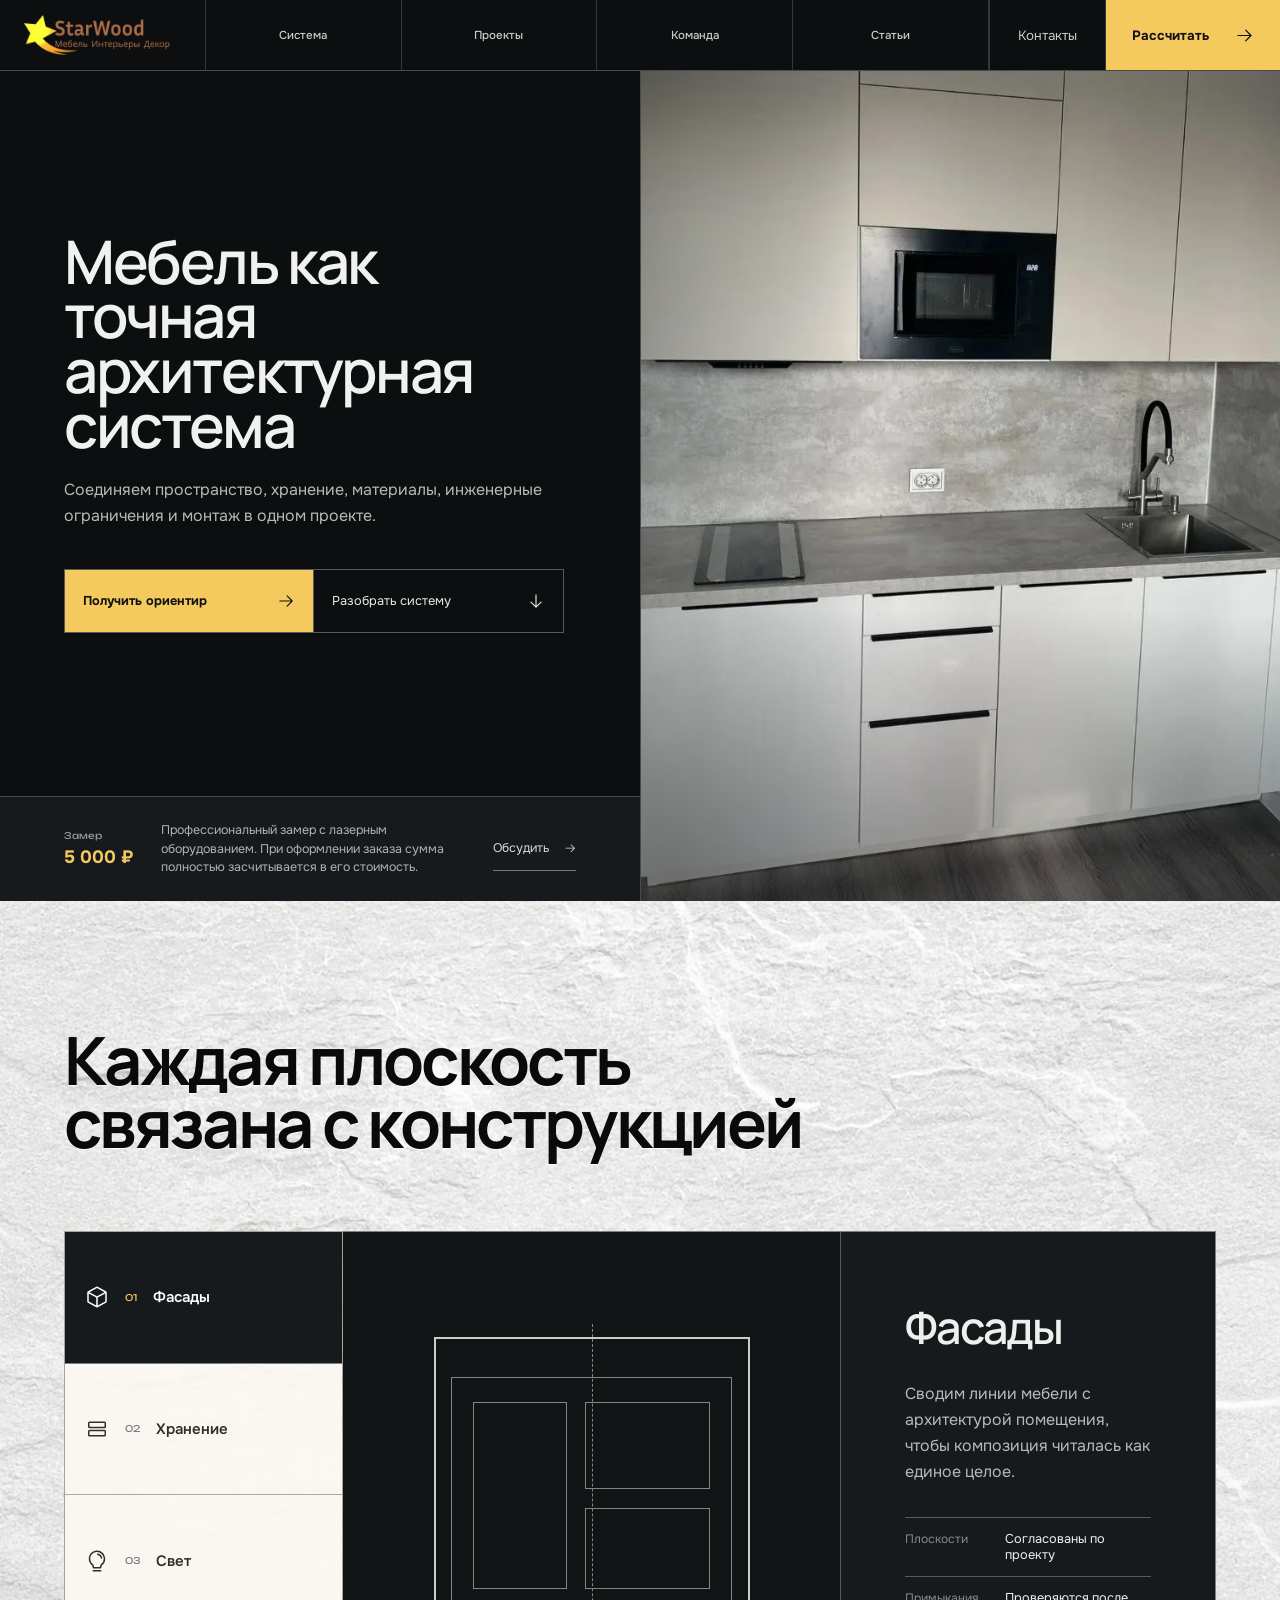
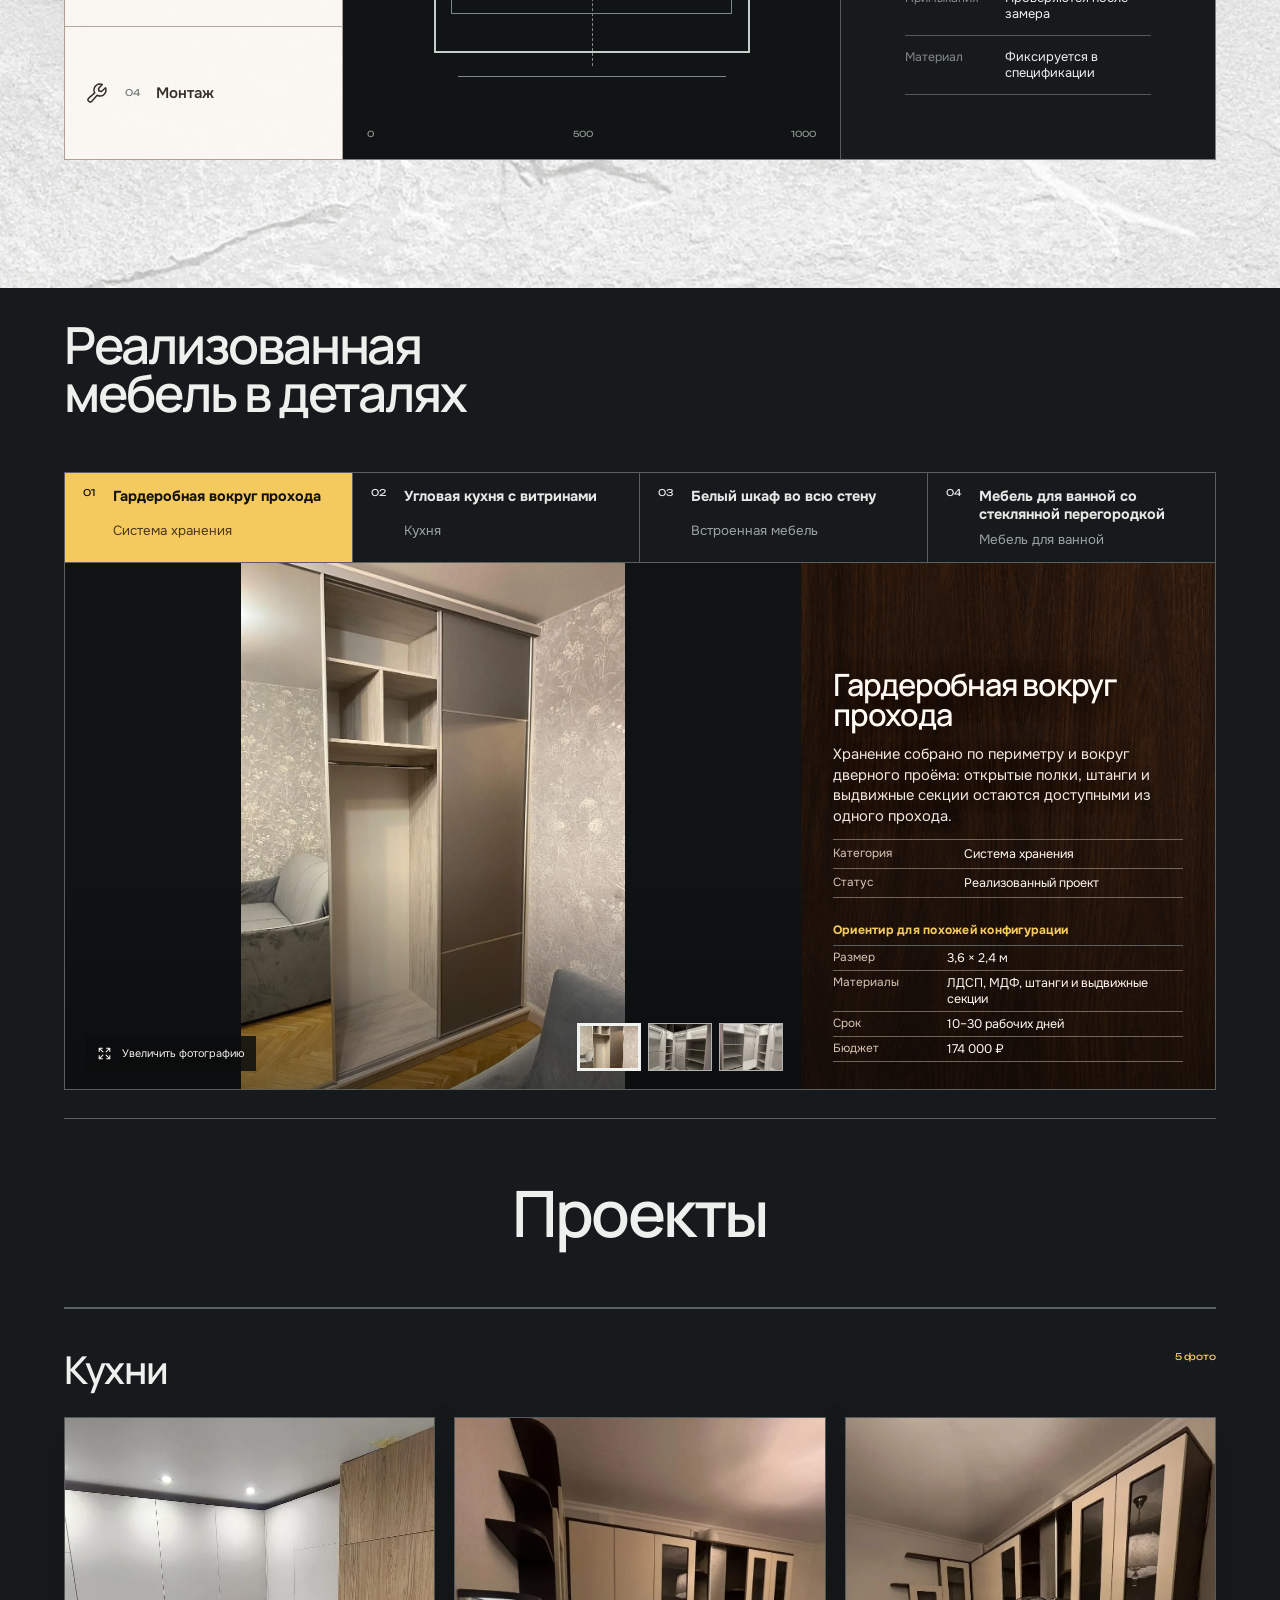
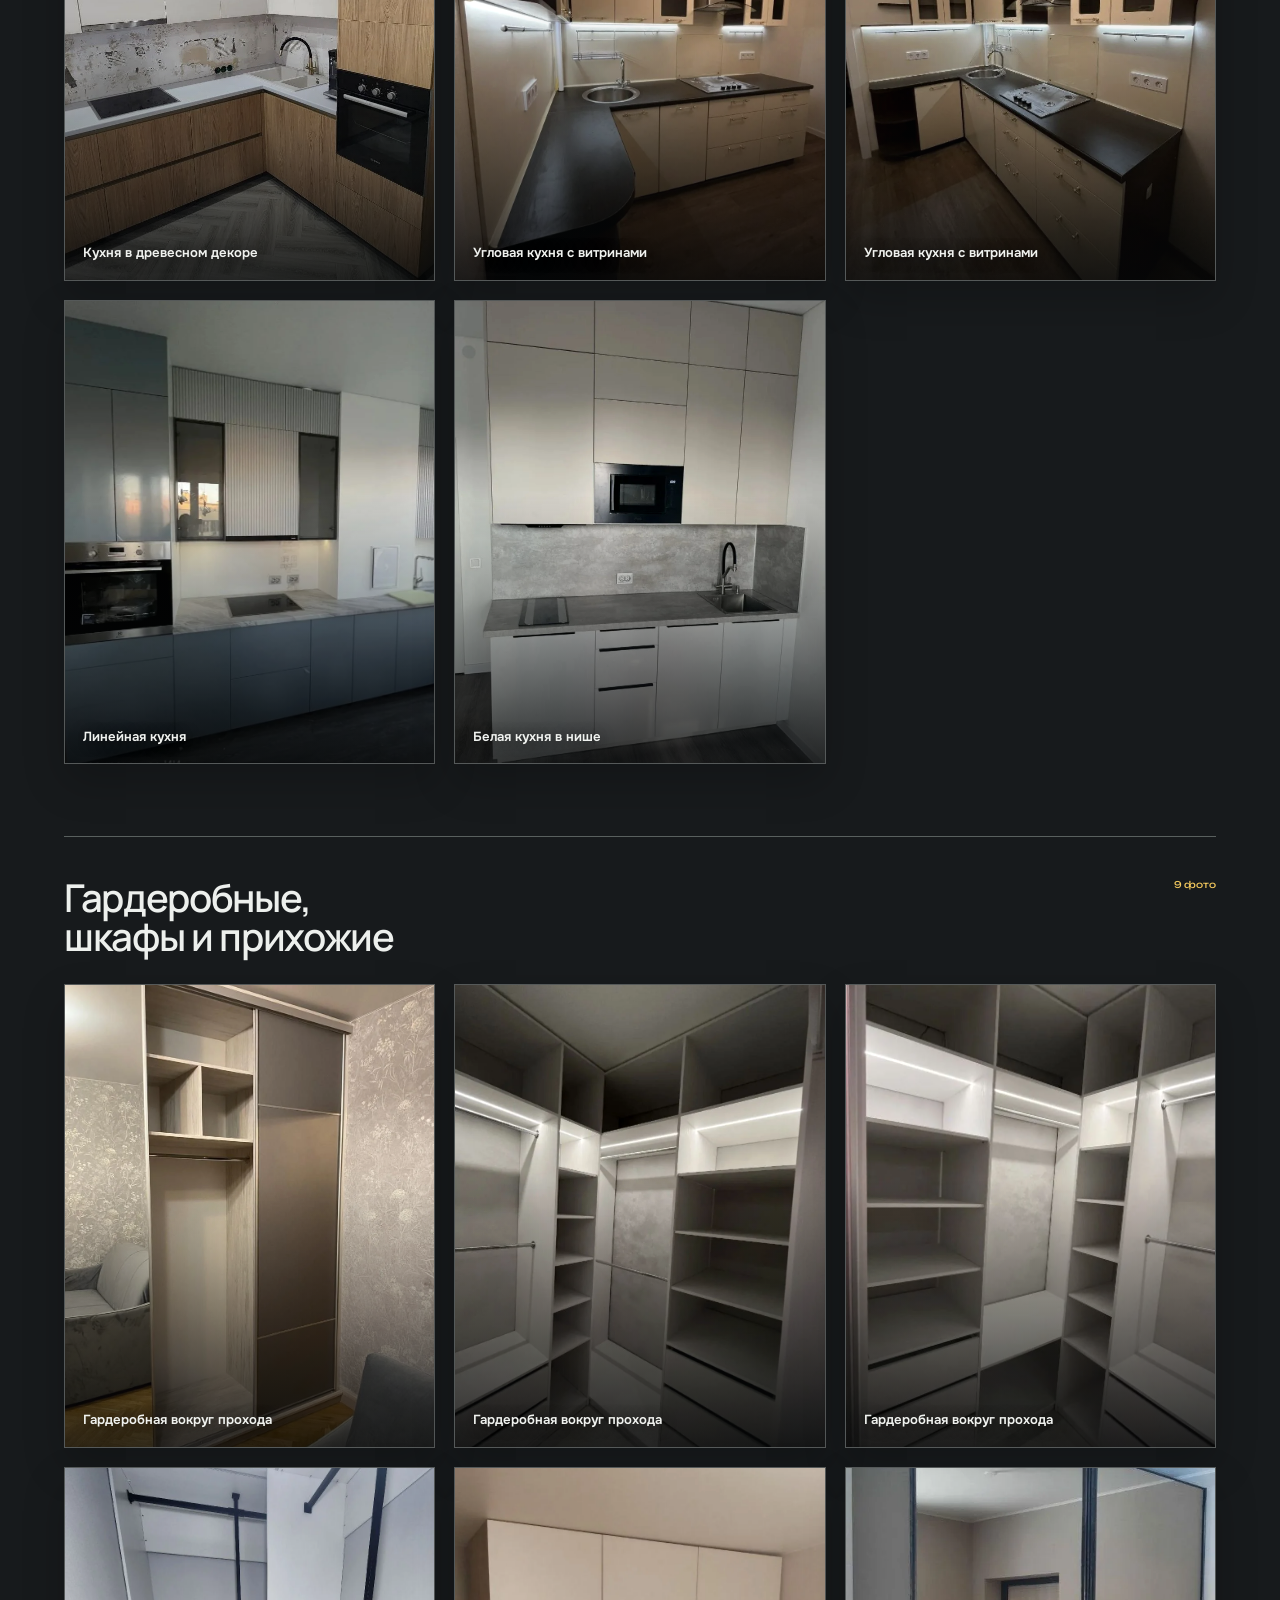
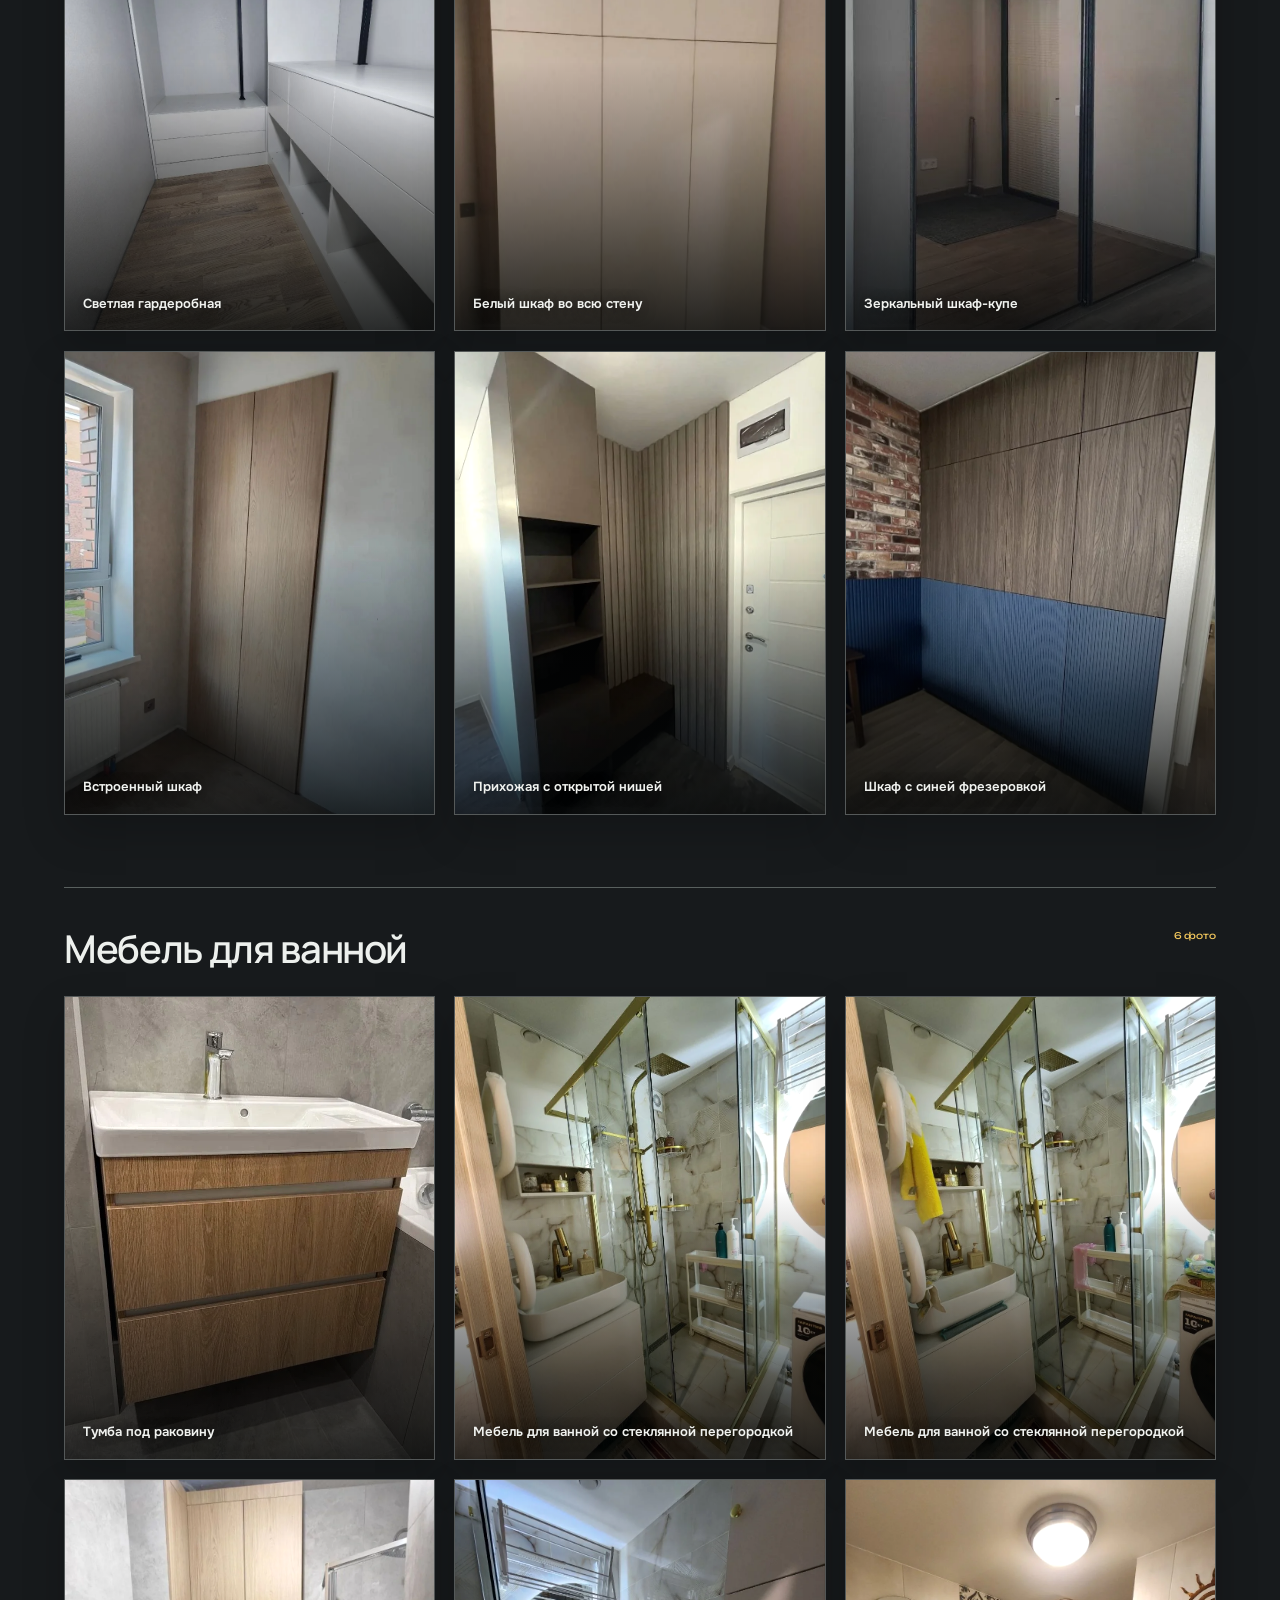
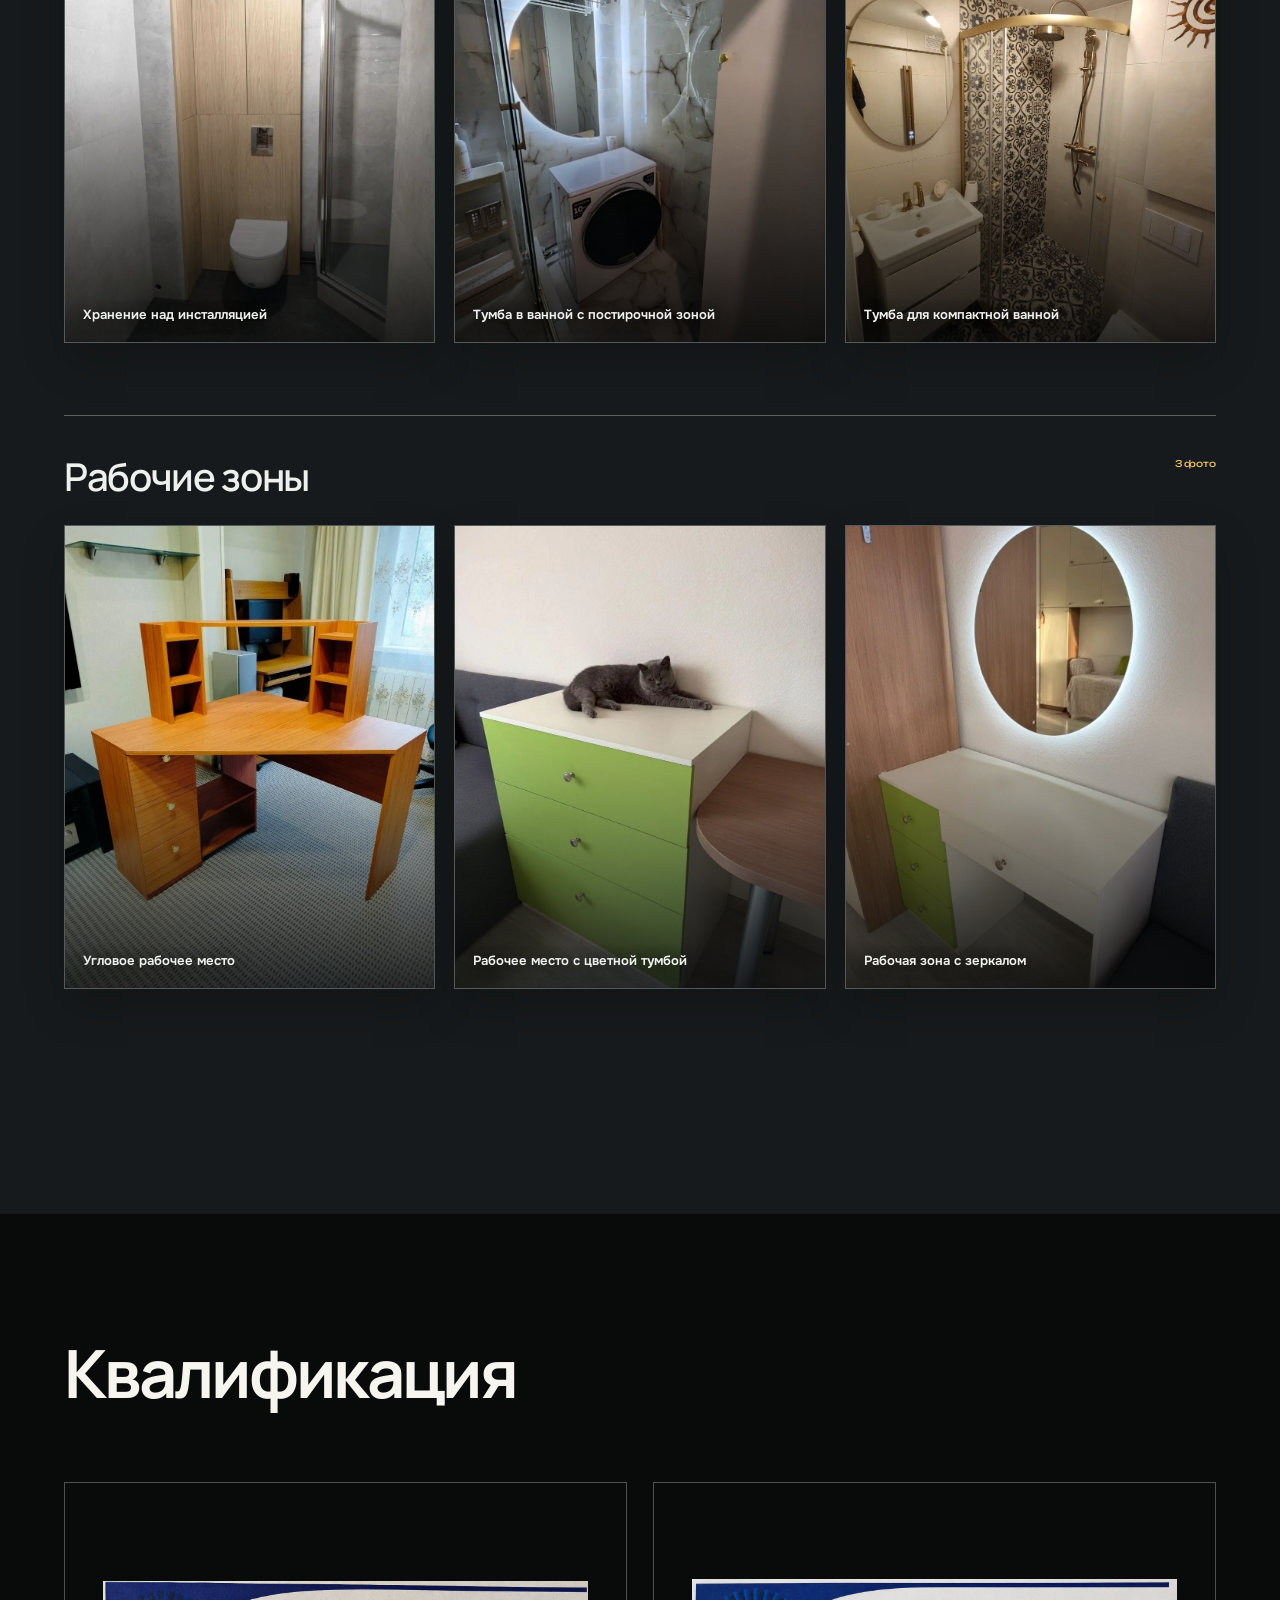
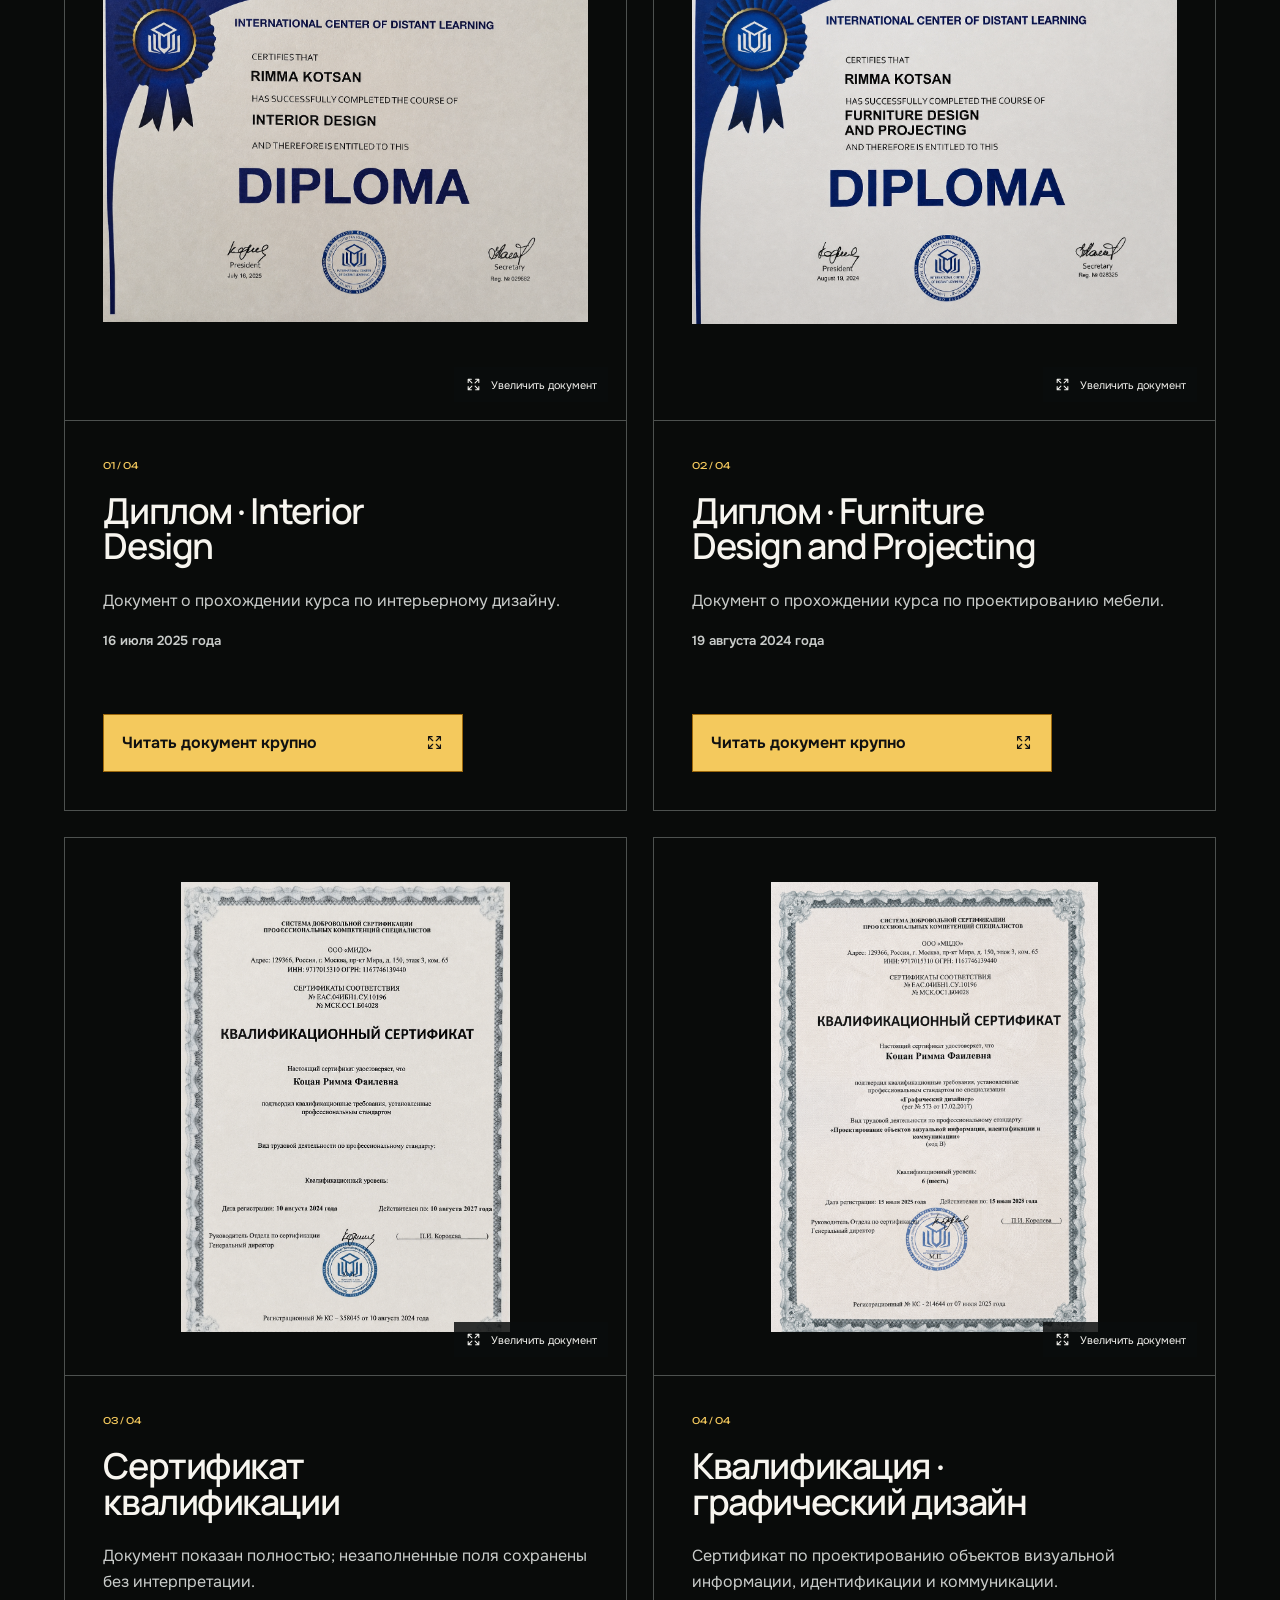
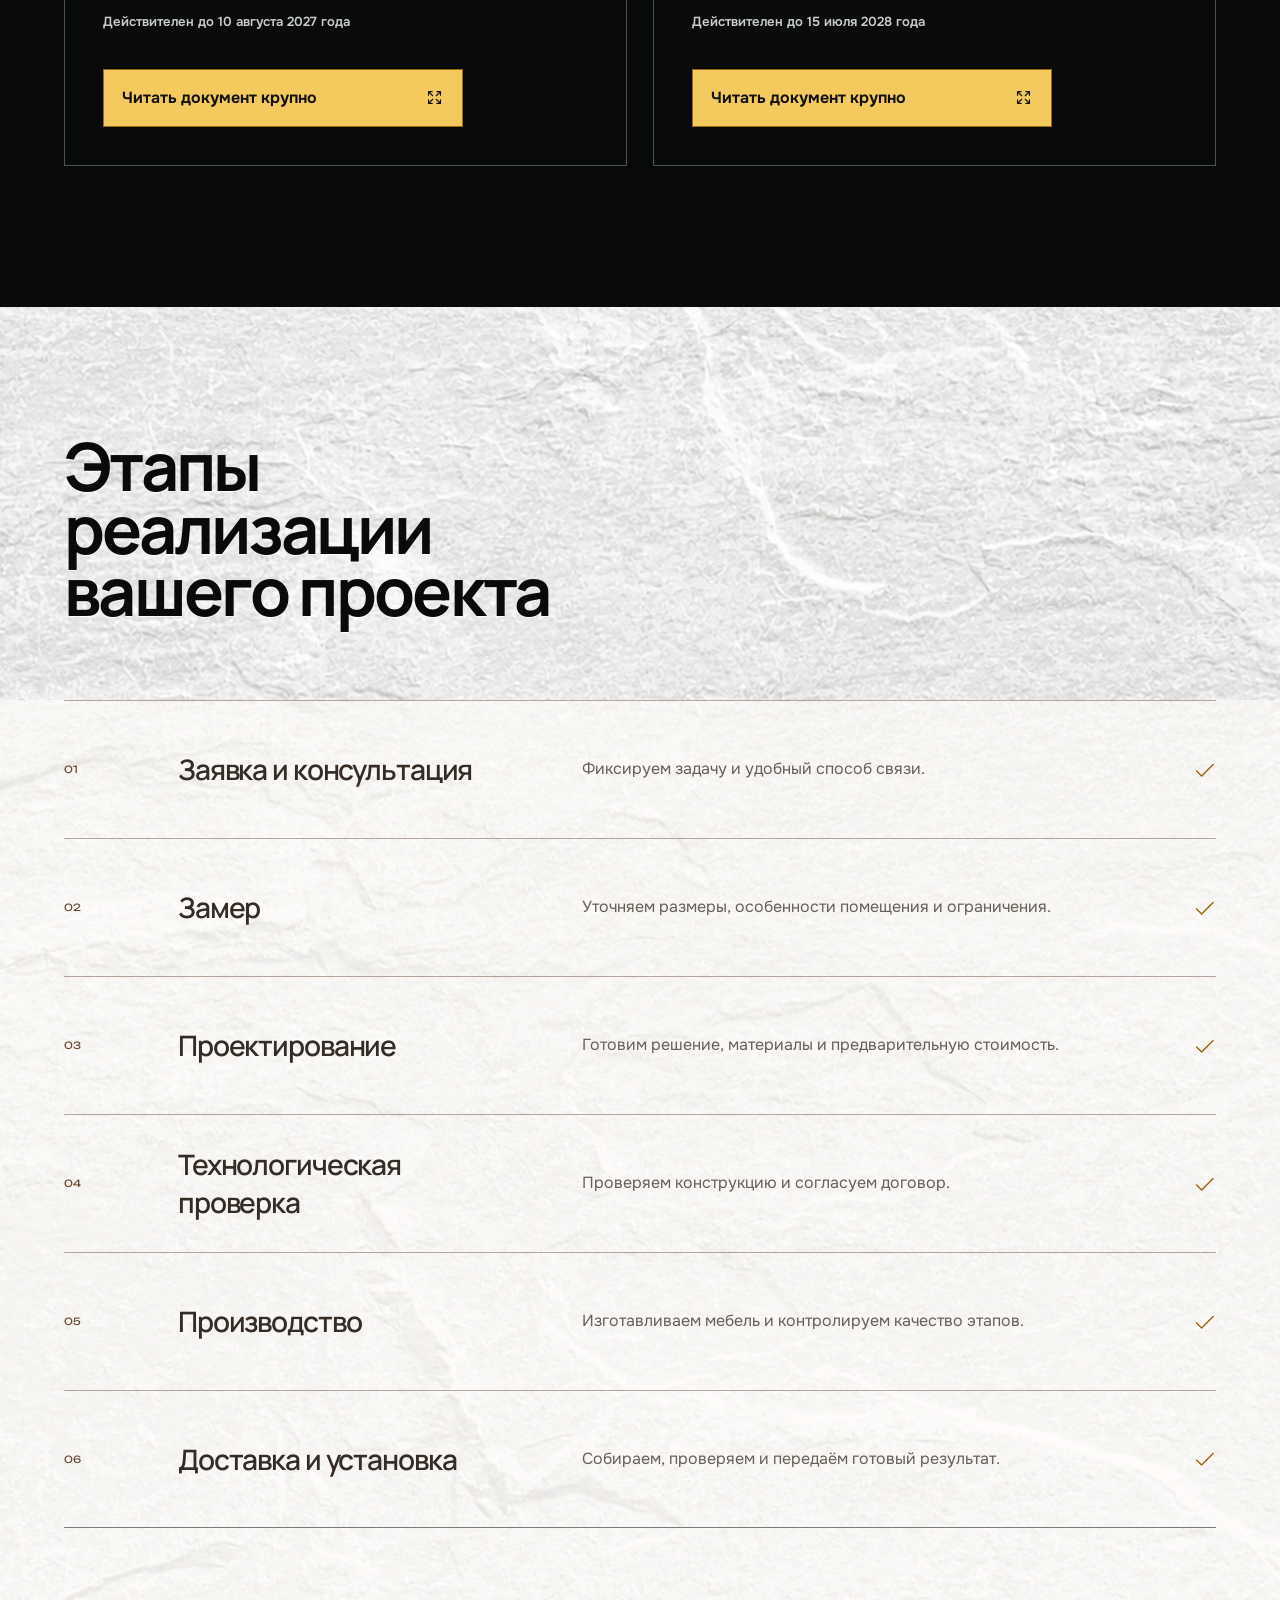
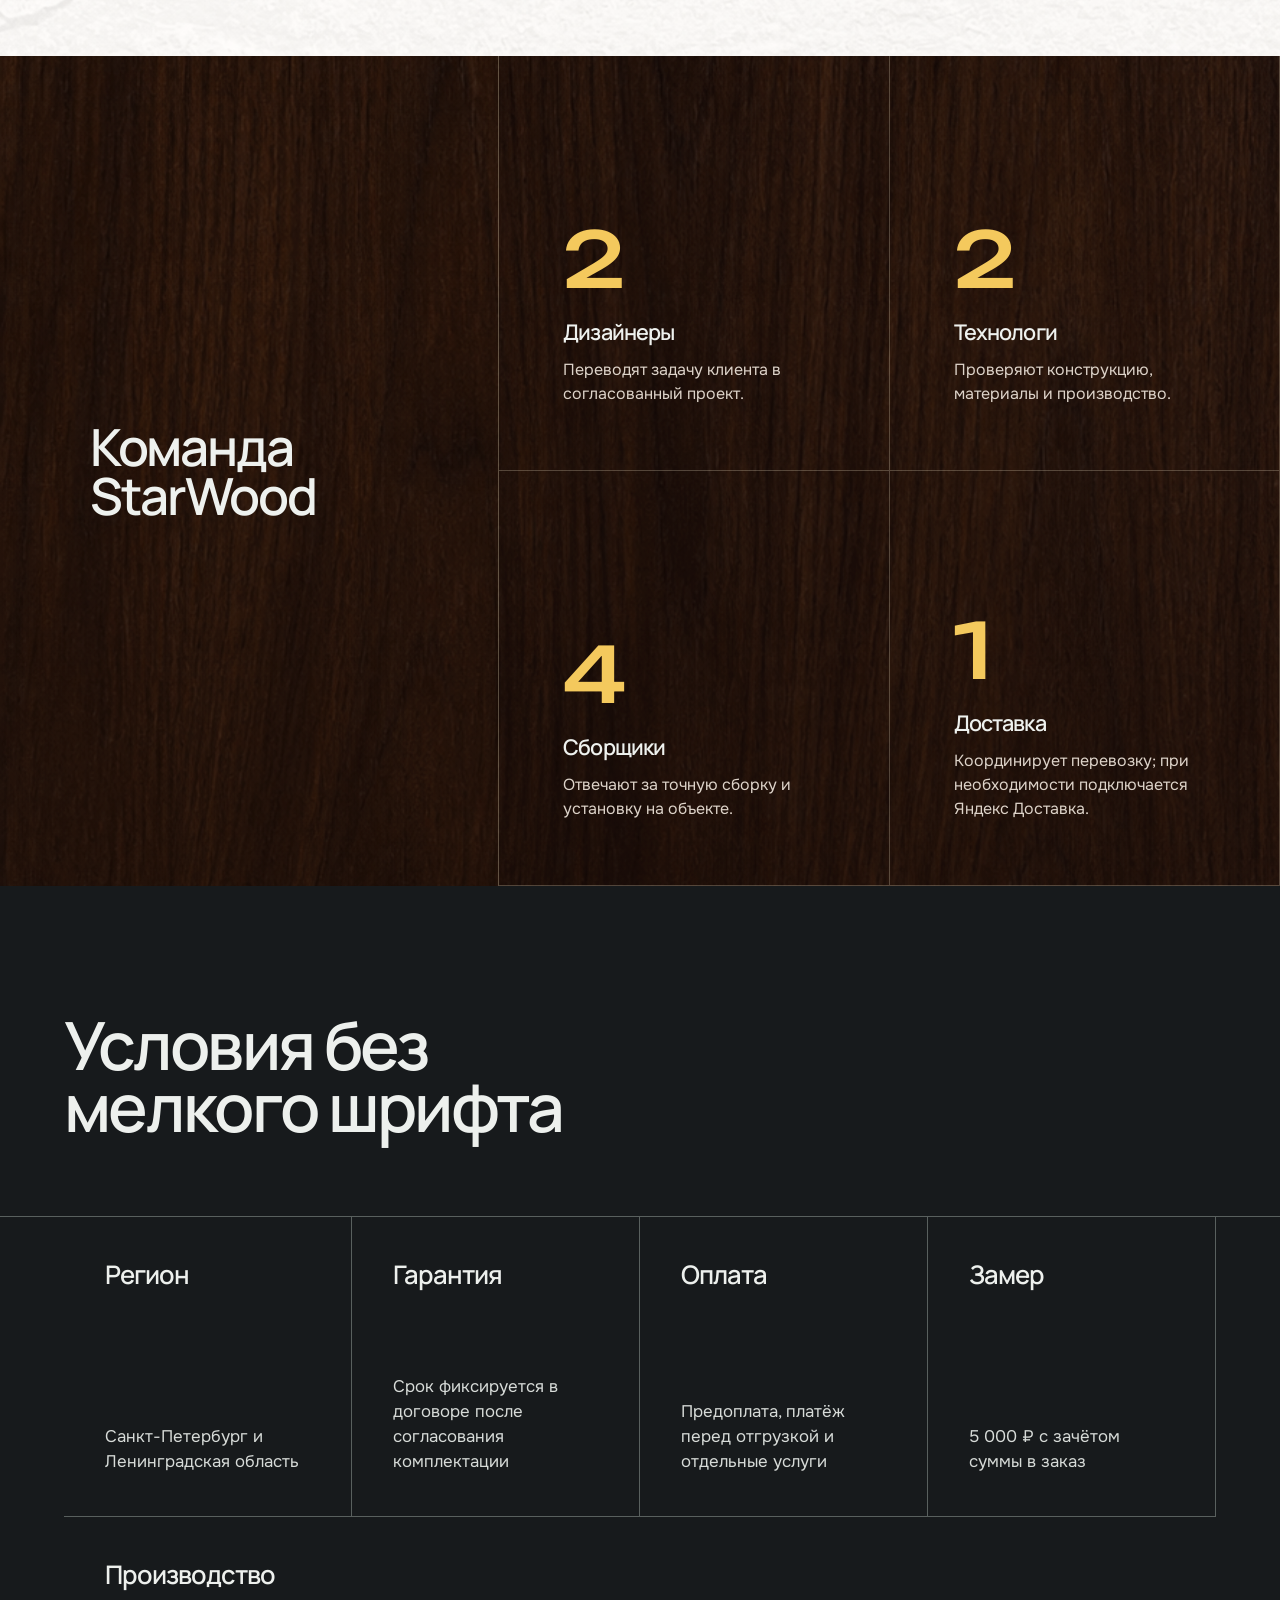
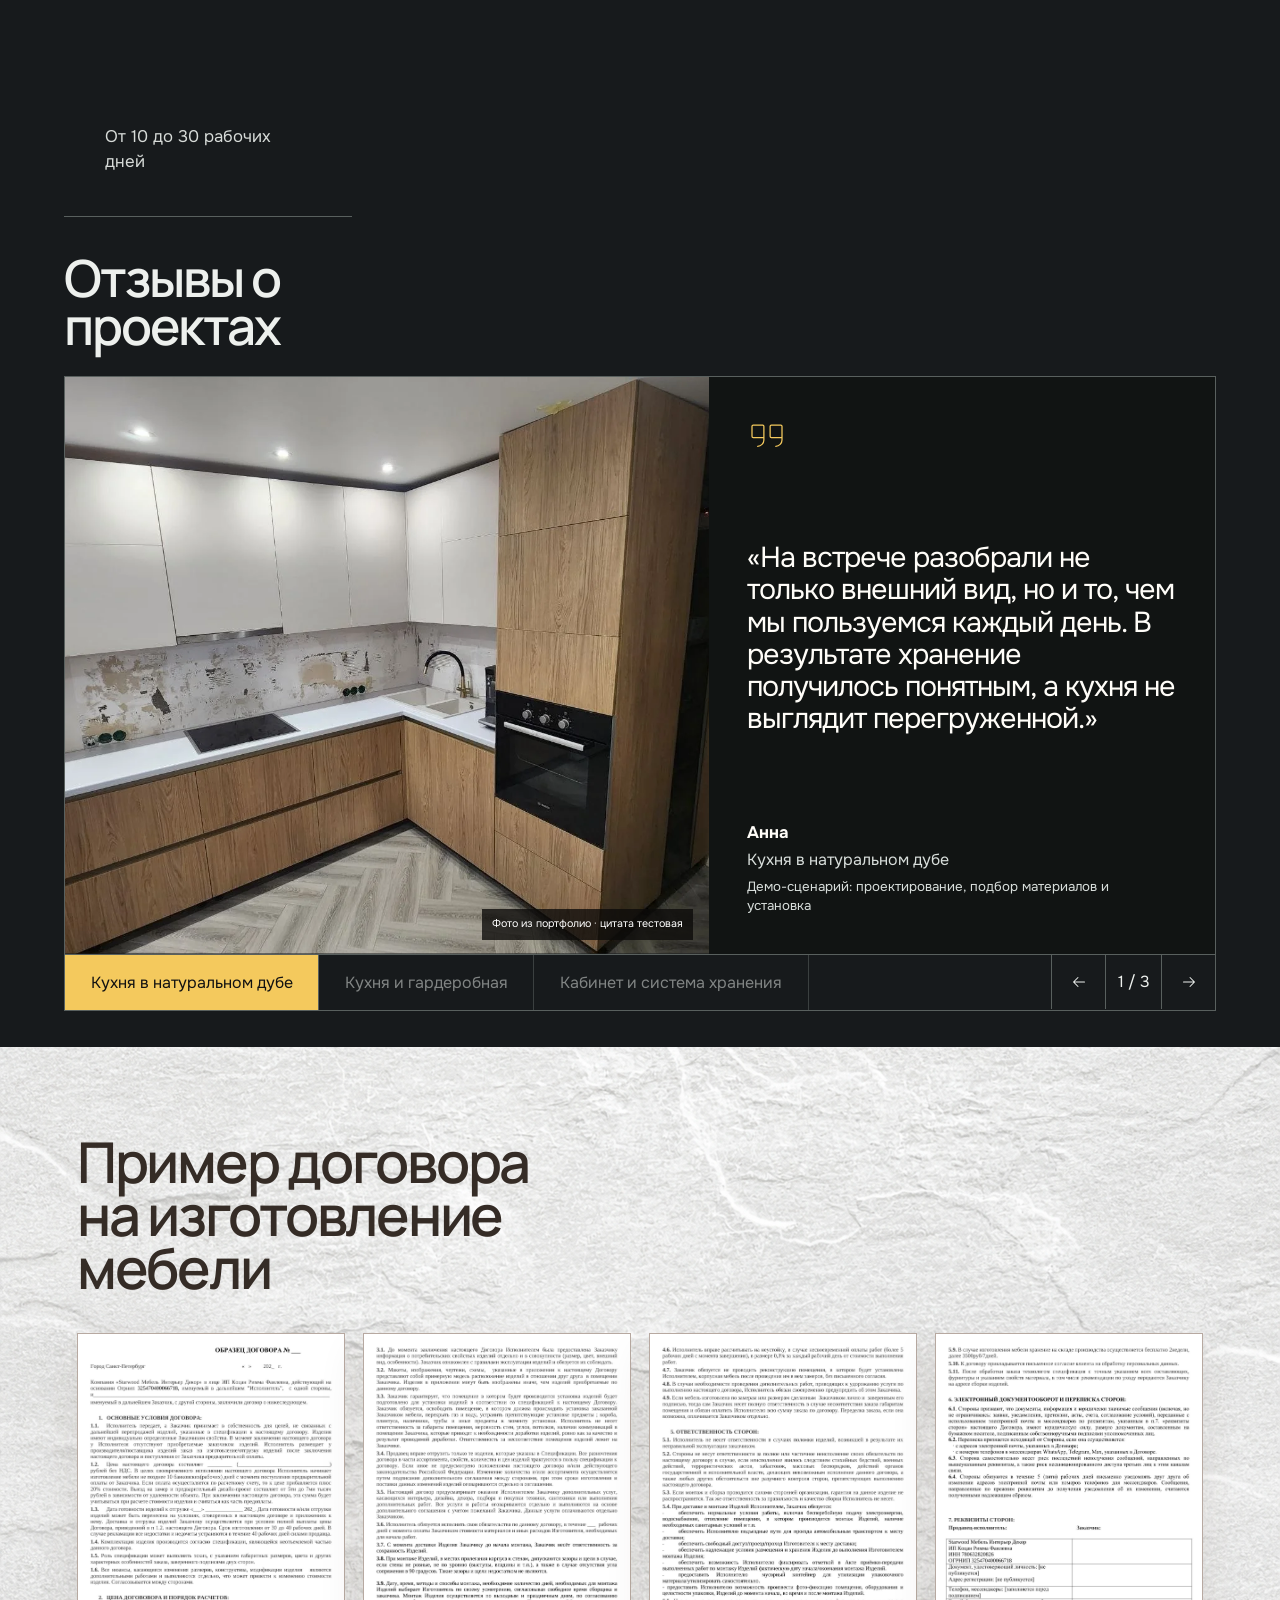
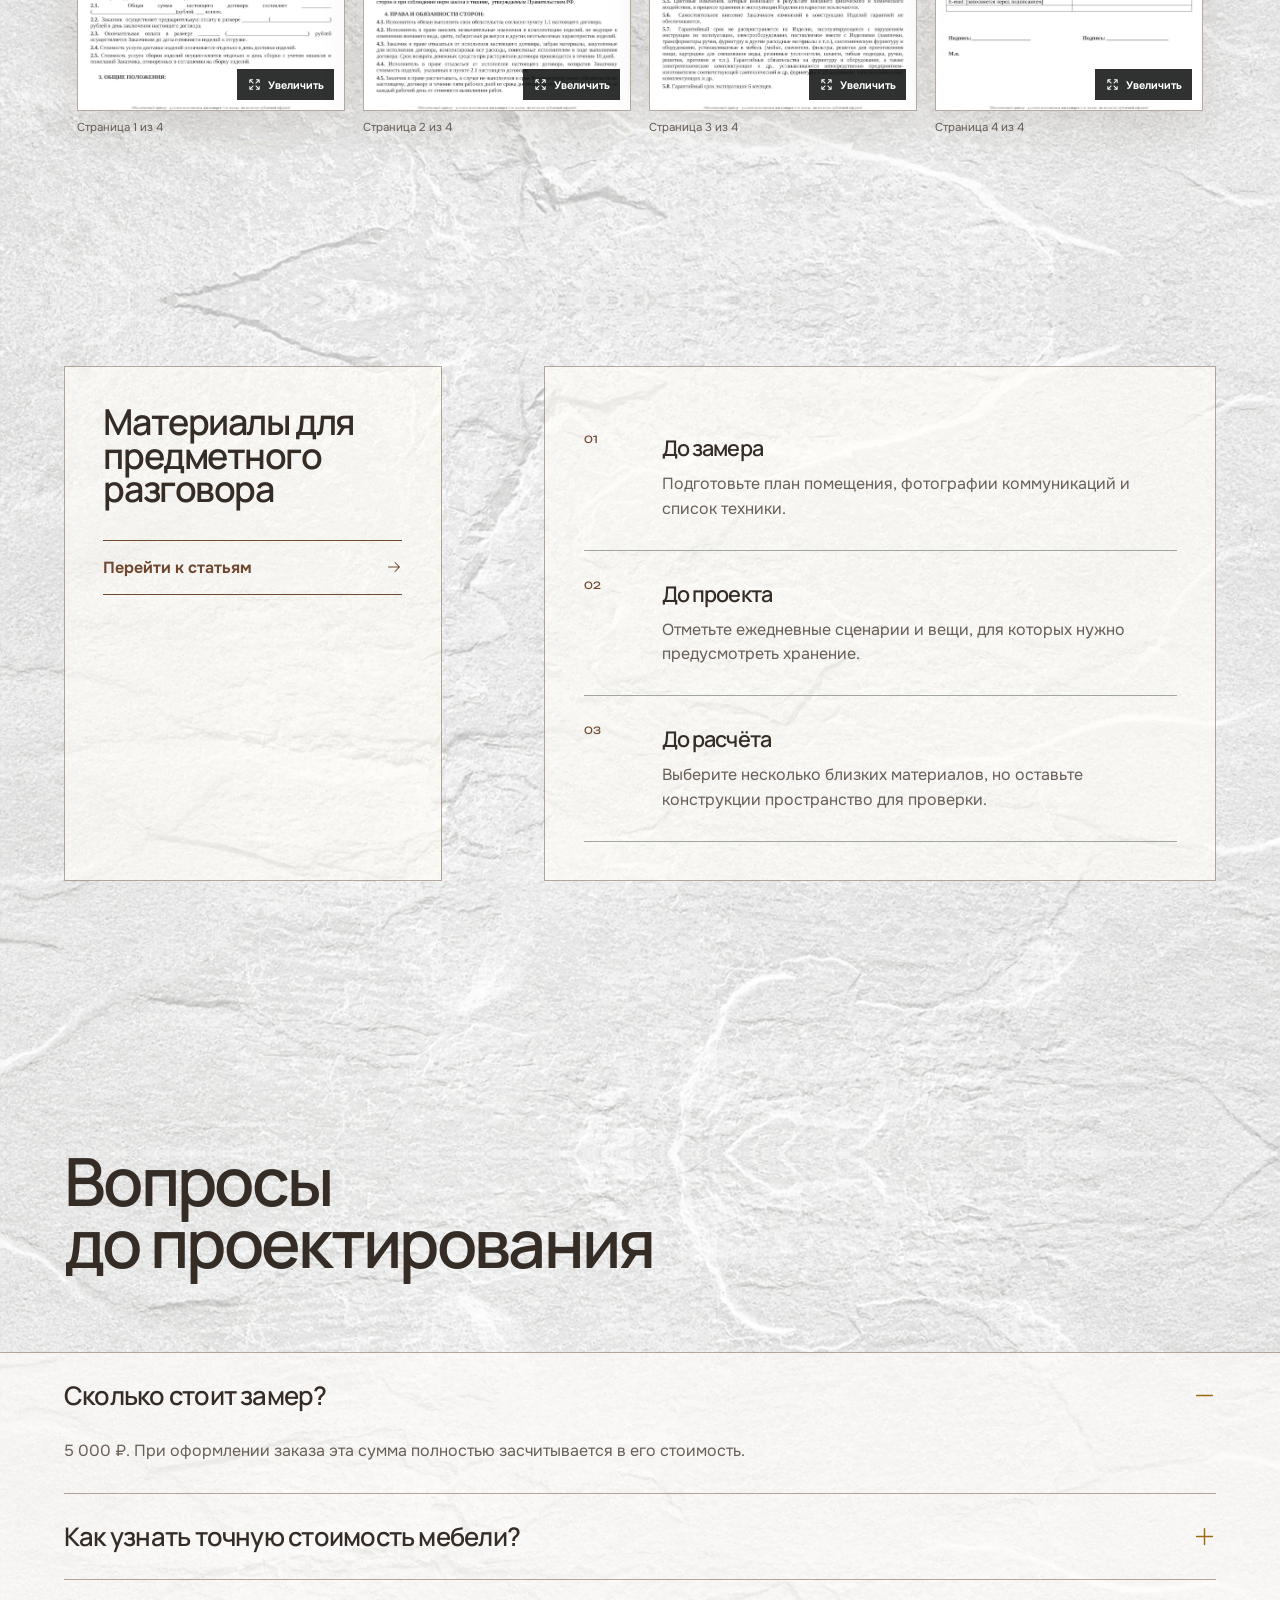
<file: index.html>
<!doctype html>
<html lang="ru">
  <head>
    <meta charset="UTF-8" />
    <meta name="viewport" content="width=device-width, initial-scale=1.0" />
    <meta name="description" content="StarWood — мебель на заказ: проектирование, замер, производство, доставка и установка. Реальные работы и предварительный расчёт." />
    <meta name="theme-color" content="#0c0e0f" />
    <meta name="robots" content="index, follow, max-image-preview:large" />

    <link rel="canonical" href="https://eljeskos.github.io/" />
    <link rel="icon" href="/assets/brand/starwood-logo.png" />
    <link rel="preload" as="image" href="/assets/images/portfolio/white-compact-kitchen.webp" type="image/webp" fetchpriority="high" />

    <meta property="og:type" content="website" />
    <meta property="og:locale" content="ru_RU" />
    <meta property="og:site_name" content="StarWood" />
    <meta property="og:title" content="StarWood — мебель на заказ" />
    <meta property="og:description" content="Проектирование, замер, производство, доставка и установка мебели по индивидуальным размерам." />
    <meta property="og:url" content="https://eljeskos.github.io/" />
    <meta property="og:image" content="https://eljeskos.github.io/assets/social/starwood-og-v2.jpg" />
    <meta property="og:image:width" content="1200" />
    <meta property="og:image:height" content="630" />
    <meta property="og:image:alt" content="StarWood — мебель на заказ, реализованная серо-голубая кухня" />

    <meta name="twitter:card" content="summary_large_image" />
    <meta name="twitter:title" content="StarWood — мебель на заказ" />
    <meta name="twitter:description" content="Реальные работы, прозрачный процесс и предварительный расчёт мебели по индивидуальным размерам." />
    <meta name="twitter:image" content="https://eljeskos.github.io/assets/social/starwood-og-v2.jpg" />

    <script type="application/ld+json">
      {
        "@context": "https://schema.org",
        "@type": "Organization",
        "name": "StarWood",
        "description": "Мебель, интерьер и декор: проектирование, производство, доставка и установка мебели на заказ.",
        "url": "https://eljeskos.github.io/",
        "logo": "https://eljeskos.github.io/assets/brand/starwood-logo.png",
        "sameAs": [
          "https://t.me/Rimmakotsan",
          "https://vk.ru/club240383386"
        ]
      }
    </script>

    <title>StarWood — мебель на заказ</title>
    <script type="module">requestAnimationFrame(()=>import("/assets/index-Fxu5wSYi.js"))</script>
    <style data-build-critical>:root{color:#1b1714;background:#f4f1ec;font-family:Arial,sans-serif;font-synthesis:none;text-rendering:optimizeLegibility}*{box-sizing:border-box}html{scroll-behavior:smooth}body{margin:0;min-width:320px;min-height:100vh;-webkit-font-smoothing:antialiased}img{display:block;max-width:100%}a{color:inherit;text-decoration:none}.precision-site{--precision-black:#0c0e0f;--precision-graphite:#171a1c;--precision-steel:#303537;--precision-paper:#e8e6df;--precision-vellum:#f3f0e8;--precision-ink:#171918;--precision-amber:#f4c95d;--precision-heading-copy-gap:24px;min-width:320px;overflow:clip;color:var(--precision-ink);background:var(--precision-paper);font-family:Arial,sans-serif}.precision-site h1,.precision-site p,.precision-site figure{margin:0}.precision-site h1{font-family:Arial,sans-serif;font-weight:600;letter-spacing:-.04em}.precision-header{position:sticky;z-index:70;top:0;display:grid;grid-template-columns:210px minmax(130px,.55fr) minmax(300px,1fr) auto;min-height:70px;align-items:center;color:#edf0ed;background:var(--precision-black);border-bottom:1px solid #464b4c}.precision-header--home{grid-template-columns:210px minmax(300px,1fr) auto}.precision-header--home .precision-header__action{grid-column:3}.precision-header__contact{display:flex;height:100%;grid-column:2;align-items:center;justify-self:end;padding:0 28px;color:#c9cdca;border-left:1px solid #343839;font-size:.84rem}.precision-header__contact:is(:hover,:focus-visible,:active),.precision-site:has(.precision-contact:target) .precision-header__contact{color:#111;background:var(--precision-amber)}.precision-header__brand{display:flex;height:100%;align-items:center;padding:8px 24px;background:var(--precision-black)}.precision-header__brand img{width:146px;height:auto;filter:brightness(1.72) saturate(.95)}.precision-header__context{padding:0 24px;color:#aeb3b1;font-size:.72rem;line-height:1.35}.precision-header__context--articles{display:flex;height:100%;align-items:center;justify-content:space-between;gap:20px;color:var(--precision-ink);background:var(--precision-vellum);border-right:1px solid #d5d0c6}.precision-header__context--articles svg{width:17px;height:17px;color:var(--precision-amber)}.precision-header__nav{display:flex;justify-content:flex-end;gap:clamp(22px,3vw,52px);padding:0 28px}.precision-header__nav a{display:flex;min-width:44px;min-height:44px;align-items:center;justify-content:center;color:#c9cdca;font-size:.84rem}.precision-header__action{display:flex;height:100%;align-items:center;justify-content:space-between;gap:26px;padding:0 26px;color:#111;background:var(--precision-amber);border-left:1px solid #c9a13e;font-size:.84rem;font-weight:700}.precision-header__action svg{width:19px;height:19px}.precision-rail{position:fixed;z-index:60;top:70px;bottom:0;left:0;display:flex;width:62px;flex-direction:column;color:#c8cdca;background:var(--precision-black);border-right:1px solid #464b4c}.precision-rail a{display:flex;min-height:0;flex:1 1 0;flex-direction:column;align-items:center;justify-content:space-between;padding:14px 0;border-bottom:1px solid #343839}.precision-rail span{font-size:.56rem}.precision-rail strong{writing-mode:vertical-rl;transform:rotate(180deg);font-size:.68rem;font-weight:500}.precision-canvas{margin-left:62px}.precision-hero{position:relative;display:grid;min-height:calc(100svh - 70px);grid-template-columns:minmax(380px,1fr) minmax(0,1fr);grid-template-rows:1fr auto;color:#f0f2ef;background:var(--precision-black)}.precision-hero__media{position:relative;grid-column:2;grid-row:1/3;min-height:700px;overflow:hidden;background:#252929;border-left:1px solid #464b4c}.precision-hero__media:after{position:absolute;inset:0;background:linear-gradient(90deg,rgba(10,12,13,.3),transparent 34%),linear-gradient(180deg,transparent 65%,rgba(9,10,10,.44));content:"";pointer-events:none}.precision-hero__media>img{width:100%;height:100%;object-fit:cover;object-position:center bottom;transform:scale(1.26);transform-origin:center bottom}.precision-hero__copy{display:flex;min-height:560px;flex-direction:column;justify-content:flex-end;padding:clamp(58px,7vw,112px) clamp(34px,5vw,78px)}.precision-hero__copy h1{max-width:10ch;font-size:clamp(2.8rem,4.7vw,6.2rem);line-height:.91;text-wrap:balance}.precision-hero__copy>p{max-width:47ch;margin-top:var(--precision-heading-copy-gap);color:#b5bbb8;line-height:1.65}.precision-hero__actions{display:grid;max-width:500px;grid-template-columns:1fr 1fr;margin-top:40px;border:1px solid #555b5a}.precision-hero__actions a{display:flex;min-height:62px;align-items:center;justify-content:space-between;gap:18px;padding:0 18px;color:#e7eae7;font-size:.8rem}.precision-hero__actions a:first-child{color:#111;background:var(--precision-amber);border-right:1px solid #555b5a;font-weight:700}.precision-hero__actions svg{width:18px;height:18px}.precision-hero__status{display:grid;grid-template-columns:auto minmax(0,1fr) auto;align-items:center;gap:28px;padding:24px clamp(34px,5vw,78px);color:#d7dbd8;background:var(--precision-graphite);border-top:1px solid #464b4c}.precision-hero__status>div{display:grid;gap:5px}.precision-hero__status span{color:#969c99;font-size:.58rem}.precision-hero__status strong{color:var(--precision-amber);font-size:1.12rem}.precision-hero__status p{max-width:52ch;color:#aeb4b1;font-size:.78rem;line-height:1.5}.precision-hero__status>a{display:flex;min-height:44px;align-items:center;gap:15px;padding:10px 0;border-bottom:1px solid #747a77;font-size:.78rem}@media(max-width:1120px){.precision-header{grid-template-columns:190px minmax(120px,1fr) auto}.precision-header__nav{display:none}.precision-hero{grid-template-columns:minmax(330px,1fr) minmax(0,1fr)}}@media(max-width:780px){.precision-header{grid-template-columns:minmax(150px,1fr) auto;min-height:64px}.precision-header--home{grid-template-columns:minmax(132px,1fr) auto auto}.precision-header--home .precision-header__action{grid-column:3}.precision-header__contact{grid-column:2;padding:0 12px}.precision-header__brand{border-right:0}.precision-header__brand img{width:132px}.precision-header__context{display:none}.precision-header__action{padding:0 15px}.precision-header__action svg{display:none}.precision-rail{position:sticky;z-index:60;top:64px;bottom:auto;display:flex;width:100%;height:48px;flex-direction:row;overflow-x:auto;border-right:0;border-bottom:1px solid #464b4c}.precision-rail a{min-height:0;flex:0 0 82px;flex-direction:row;justify-content:center;gap:5px;padding:0 3px;border-right:1px solid #343839;border-bottom:0}.precision-rail span{display:none}.precision-rail strong{writing-mode:initial;transform:none;font-size:.62rem}.precision-canvas{margin-left:0}.precision-hero{min-height:auto;grid-template-columns:1fr;grid-template-rows:auto auto auto}.precision-hero__media{grid-column:1;grid-row:1;min-height:440px;border-left:0}.precision-hero__media>img{object-position:center 70%;transform:none}.precision-hero__copy{min-height:auto;grid-row:2;padding:48px 20px}.precision-hero__copy h1{max-width:11ch;font-size:clamp(2.7rem,12vw,4.8rem)}.precision-hero__copy>p{margin-top:24px}.precision-hero__actions{grid-template-columns:1fr;margin-top:30px}.precision-hero__actions a:first-child{border-right:0;border-bottom:1px solid #555b5a}.precision-hero__status{grid-row:3;grid-template-columns:1fr auto;gap:16px;padding:22px 20px}.precision-hero__status p{grid-column:1/-1;grid-row:2}}.precision-site .precision-header--home{grid-template-columns:clamp(160px,16vw,210px) minmax(0,1fr) auto auto}.precision-site .precision-header--home .precision-header__brand{grid-column:1;grid-row:1}.precision-site .precision-header--home .precision-rail{position:static;grid-column:2;grid-row:1;width:auto;height:70px;flex-direction:row;overflow-x:auto;border-right:0;border-bottom:0;border-left:1px solid #343839}.precision-site .precision-header--home .precision-rail a{min-width:88px;flex:1 1 0;flex-direction:row;align-items:center;justify-content:center;gap:10px;padding:0 10px;border-right:1px solid #343839;border-bottom:0}.precision-site .precision-header--home .precision-rail span{display:none}.precision-site .precision-header--home .precision-rail strong{writing-mode:initial;transform:none;font-size:.72rem}.precision-site .precision-header--home .precision-header__contact{grid-column:3;grid-row:1}.precision-site .precision-header--home .precision-header__action{grid-column:4;grid-row:1}.precision-site .precision-canvas{margin-left:0}@media(max-width:780px){.precision-site .precision-header--home{min-height:112px;grid-template-columns:minmax(132px,1fr) auto auto;grid-template-rows:64px 48px}.precision-site .precision-header--home .precision-rail{grid-column:1/-1;grid-row:2;width:100%;height:48px;flex-direction:row;border-top:1px solid #343839;border-left:0}.precision-site .precision-header--home .precision-rail a{min-width:96px;flex:0 0 96px;padding:0 6px}.precision-site .precision-header--home .precision-header__contact{grid-column:2}.precision-site .precision-header--home .precision-header__action{grid-column:3}}
</style>
    <link rel="preload" as="style" href="/assets/index-Ck55NTdE.css" onload="this.onload=null;this.rel='stylesheet'">
    <noscript><link rel="stylesheet" href="/assets/index-Ck55NTdE.css"></noscript>
  </head>
  <body>
    <div id="root" data-prerendered-shell><link rel="preload" as="image" href="/assets/brand/starwood-logo.png"/><link rel="preload" as="image" href="/assets/images/portfolio/white-compact-kitchen.webp" fetchPriority="high"/><main class="precision-site"><header class="precision-header precision-header--home"><a class="precision-header__brand" href="#top" aria-label="StarWood, к началу страницы"><img src="/assets/brand/starwood-logo.png" alt="StarWood — Мебель Интерьер Декор" width="167" height="45"/></a><nav class="precision-rail" aria-label="Разделы сайта"><a href="#system"><span>01</span><strong>Система</strong></a><a href="#projects"><span>02</span><strong>Проекты</strong></a><a href="#team"><span>03</span><strong>Команда</strong></a><a href="/articles/"><span>04</span><strong>Статьи</strong></a></nav><a class="precision-header__contact" href="#contact">Контакты</a><a class="precision-header__action" href="#estimate" data-track="header_estimate">Рассчитать <svg xmlns="http://www.w3.org/2000/svg" width="1em" height="1em" fill="currentColor" viewBox="0 0 256 256" aria-hidden="true"><path d="M221.66,133.66l-72,72a8,8,0,0,1-11.32-11.32L196.69,136H40a8,8,0,0,1,0-16H196.69L138.34,61.66a8,8,0,0,1,11.32-11.32l72,72A8,8,0,0,1,221.66,133.66Z"></path></svg></a></header><div class="precision-canvas"><section class="precision-hero" id="top" aria-labelledby="precision-title"><figure class="precision-hero__media"><img src="/assets/images/portfolio/white-compact-kitchen.webp" alt="Реализованная компактная белая кухня StarWood со встроенной техникой и серой рабочей зоной" width="960" height="1237" fetchPriority="high"/></figure><div class="precision-hero__copy"><h1 id="precision-title">Мебель как точная архитектурная система</h1><p>Соединяем пространство, хранение, материалы, инженерные ограничения и монтаж в одном проекте.</p><div class="precision-hero__actions"><a href="#estimate" data-track="hero_estimate">Получить ориентир <svg xmlns="http://www.w3.org/2000/svg" width="1em" height="1em" fill="currentColor" viewBox="0 0 256 256" aria-hidden="true"><path d="M221.66,133.66l-72,72a8,8,0,0,1-11.32-11.32L196.69,136H40a8,8,0,0,1,0-16H196.69L138.34,61.66a8,8,0,0,1,11.32-11.32l72,72A8,8,0,0,1,221.66,133.66Z"></path></svg></a><a href="#system">Разобрать систему <svg xmlns="http://www.w3.org/2000/svg" width="1em" height="1em" fill="currentColor" viewBox="0 0 256 256" aria-hidden="true"><path d="M205.66,149.66l-72,72a8,8,0,0,1-11.32,0l-72-72a8,8,0,0,1,11.32-11.32L120,196.69V40a8,8,0,0,1,16,0V196.69l58.34-58.35a8,8,0,0,1,11.32,11.32Z"></path></svg></a></div></div><div class="precision-hero__status" aria-label="Условия начала проекта"><div><span>Замер</span><strong>5 000 ₽</strong></div><p>Профессиональный замер с лазерным оборудованием. При оформлении заказа сумма полностью засчитывается в его стоимость.</p><a href="#contact">Обсудить <svg xmlns="http://www.w3.org/2000/svg" width="1em" height="1em" fill="currentColor" viewBox="0 0 256 256" aria-hidden="true"><path d="M221.66,133.66l-72,72a8,8,0,0,1-11.32-11.32L196.69,136H40a8,8,0,0,1,0-16H196.69L138.34,61.66a8,8,0,0,1,11.32-11.32l72,72A8,8,0,0,1,221.66,133.66Z"></path></svg></a></div></section></div></main></div>
  </body>
</html>
</file>
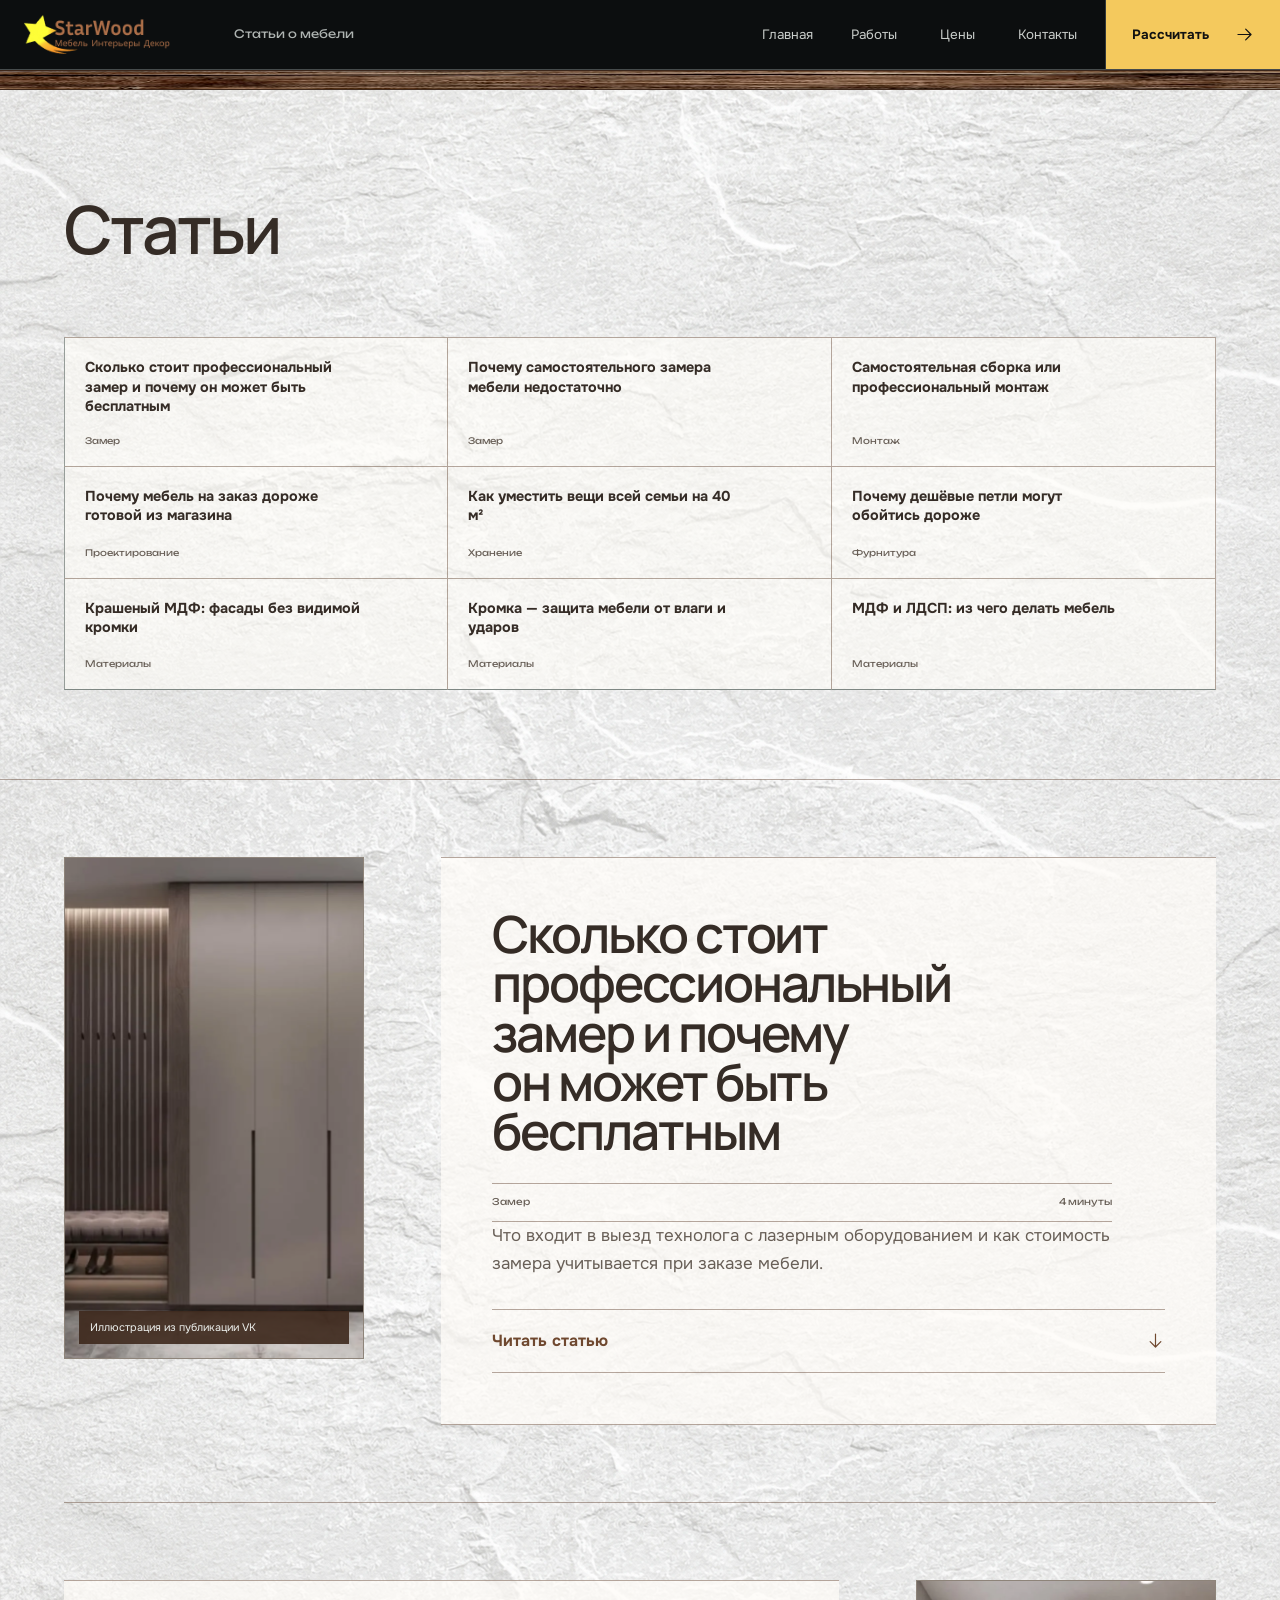
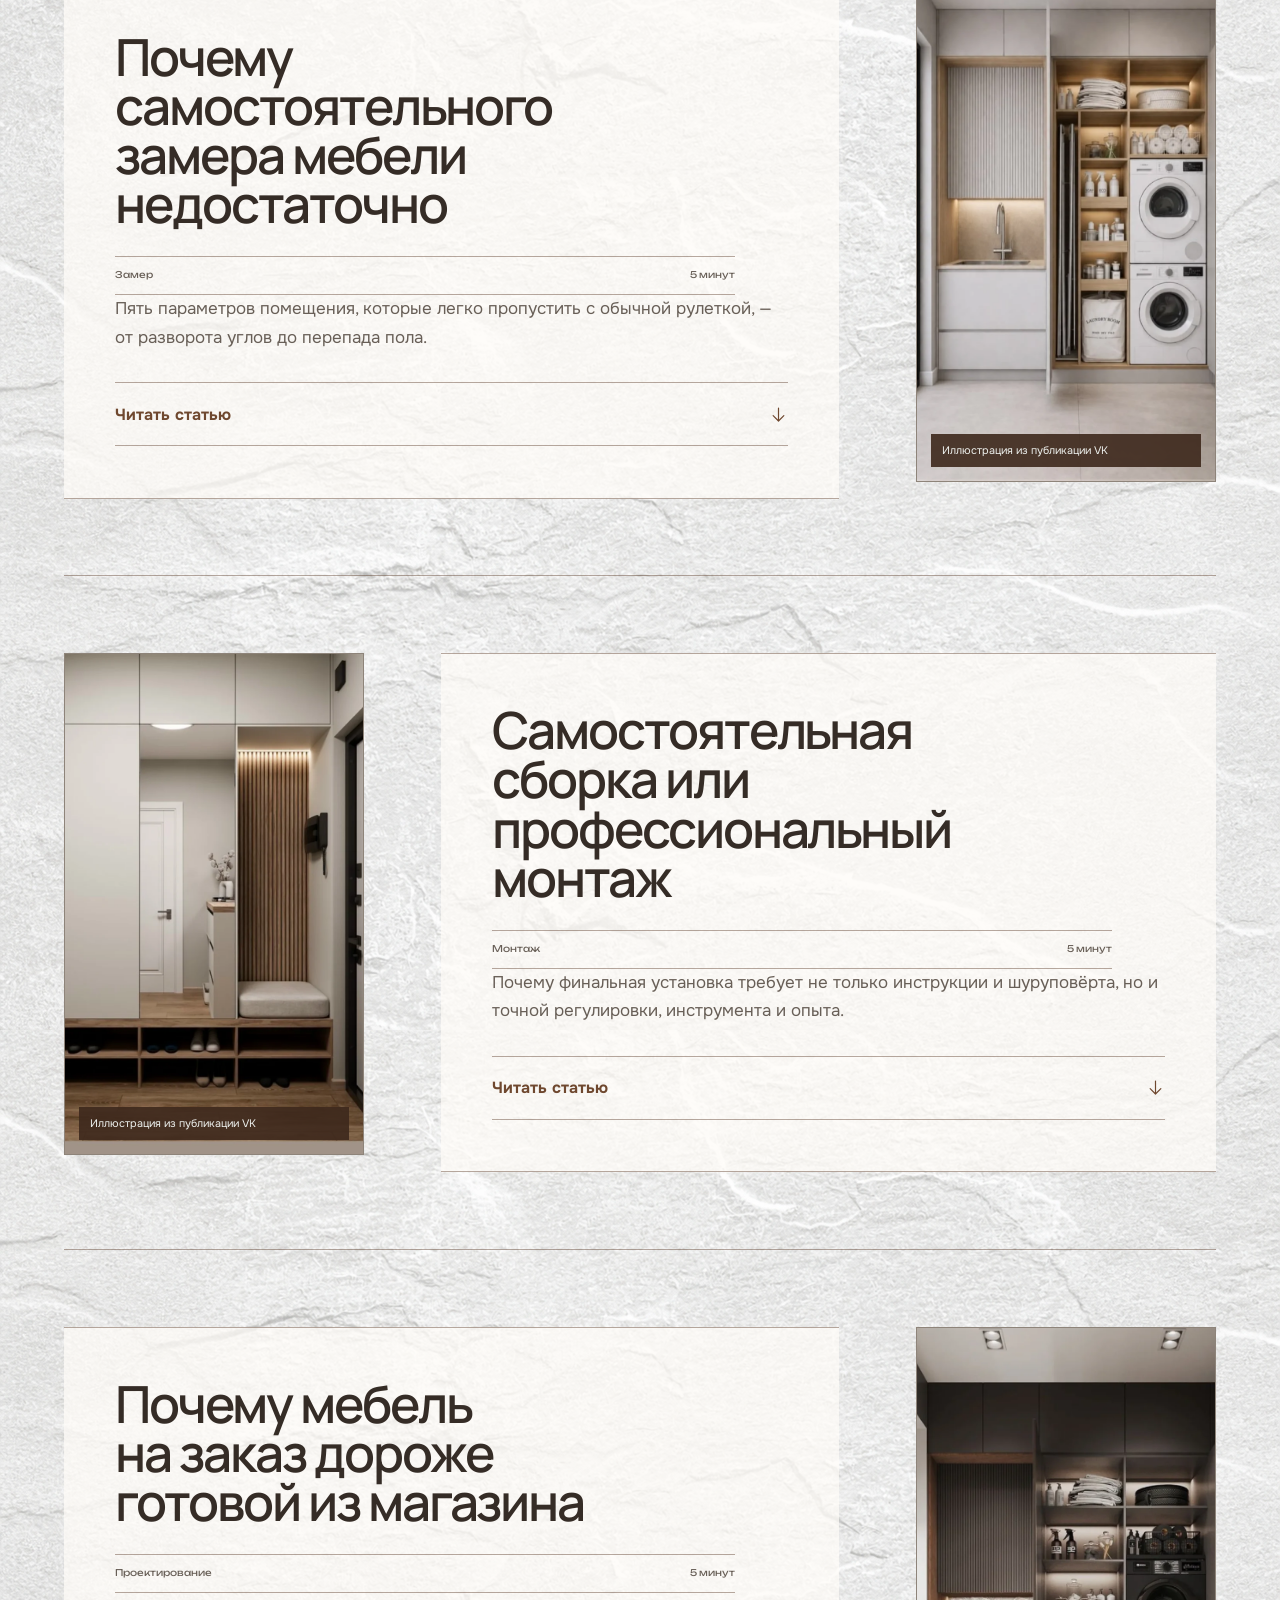
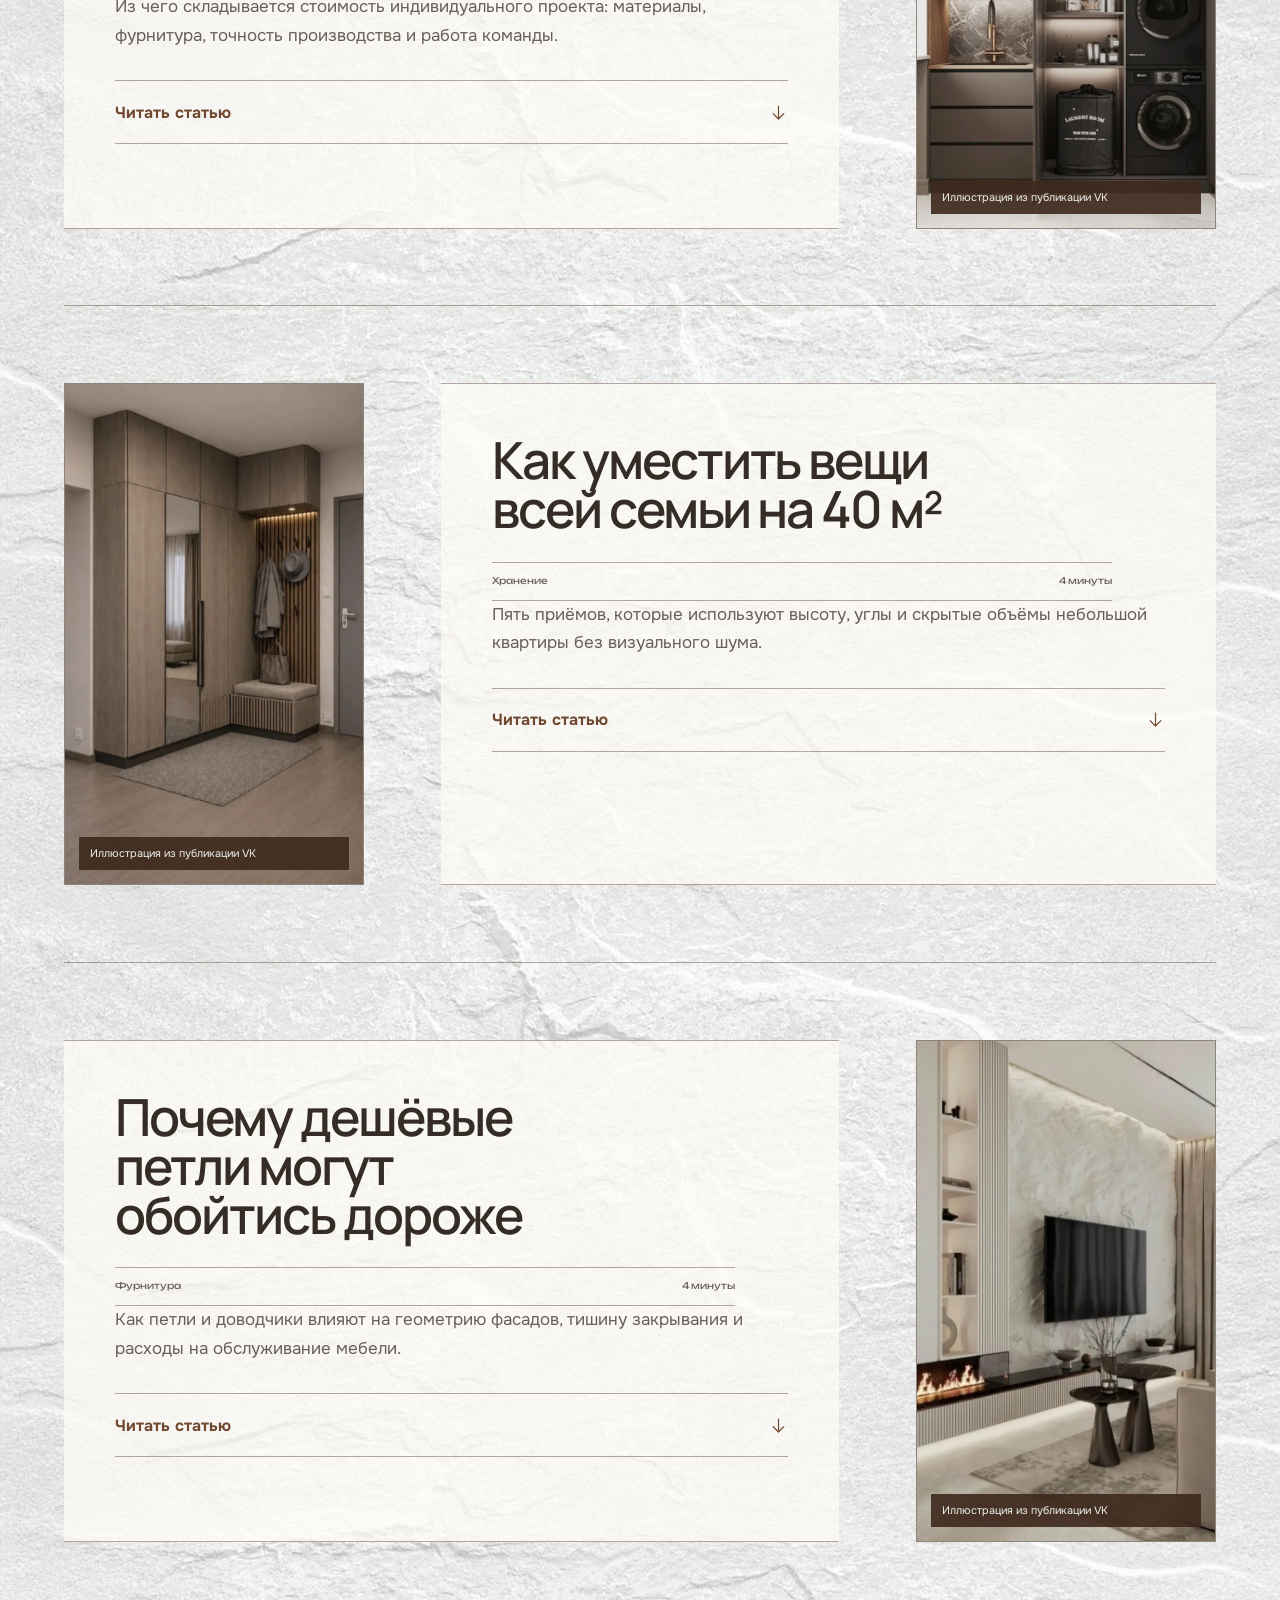
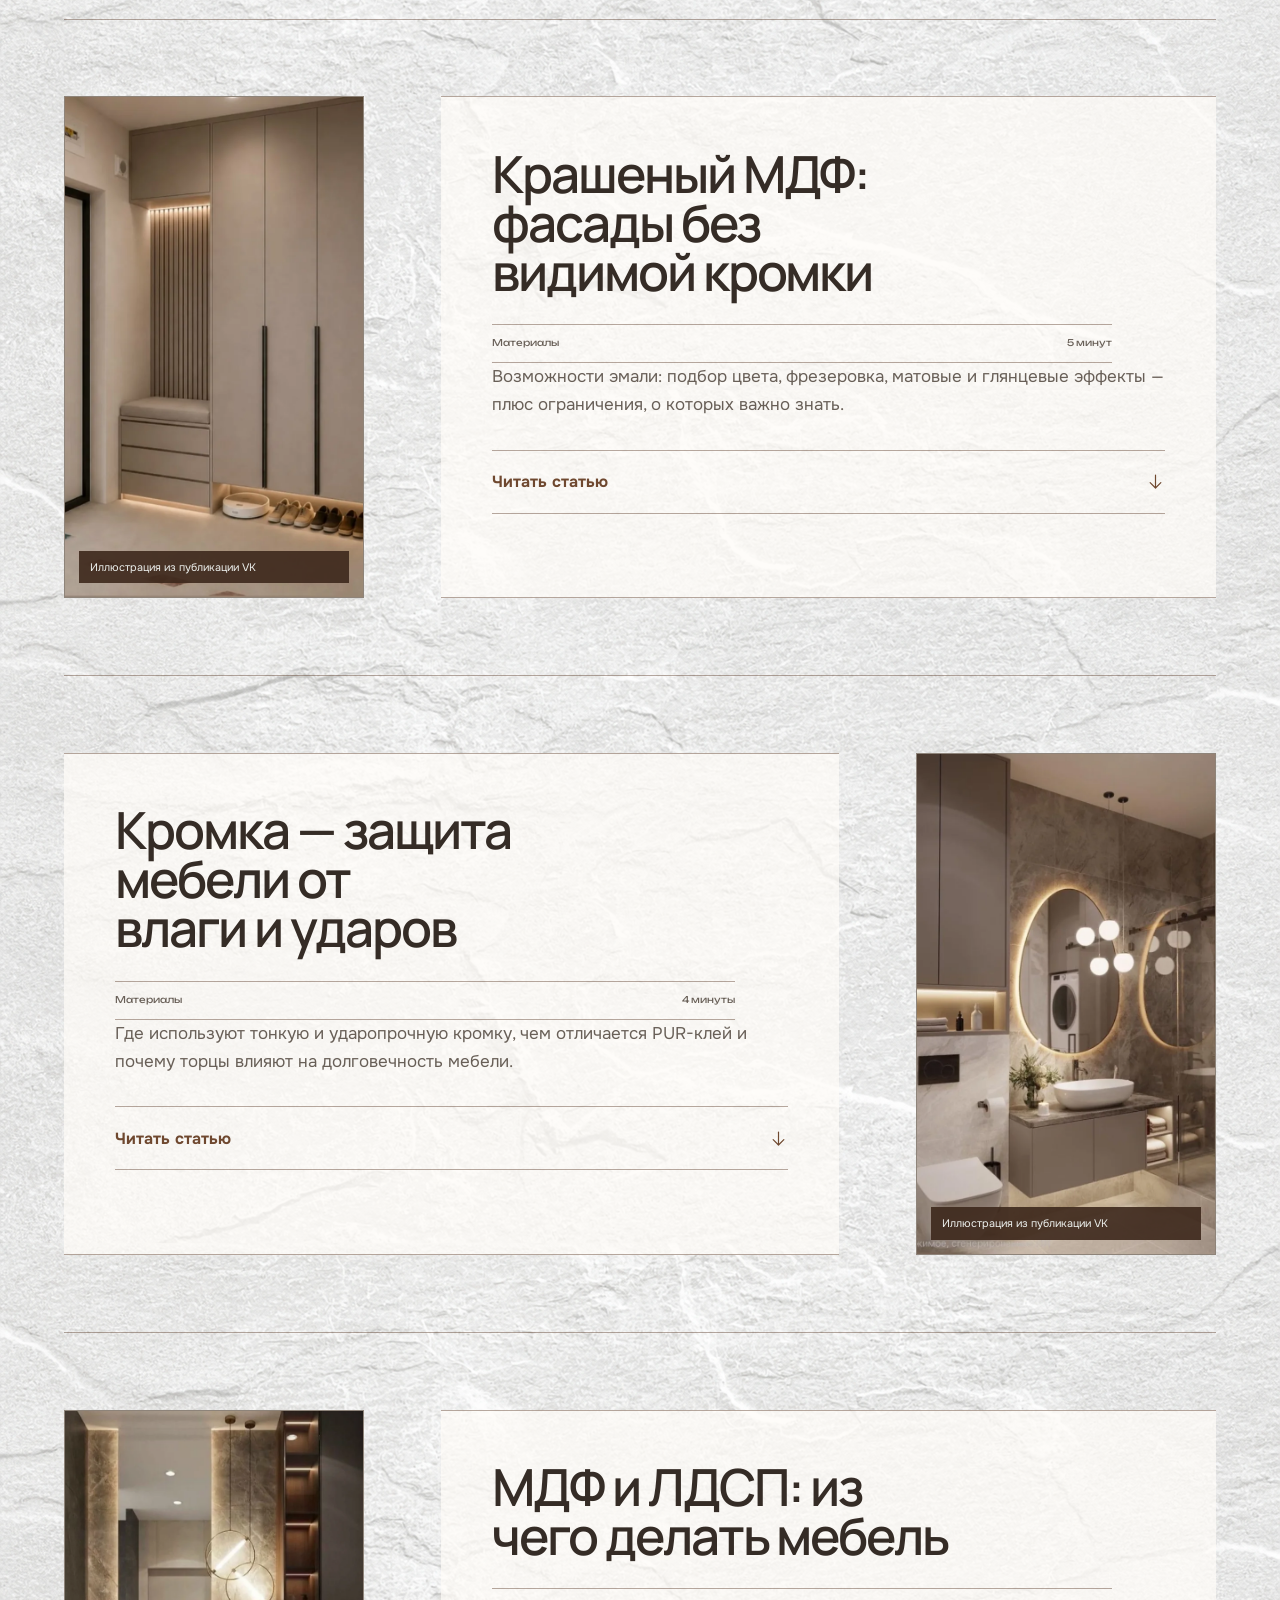
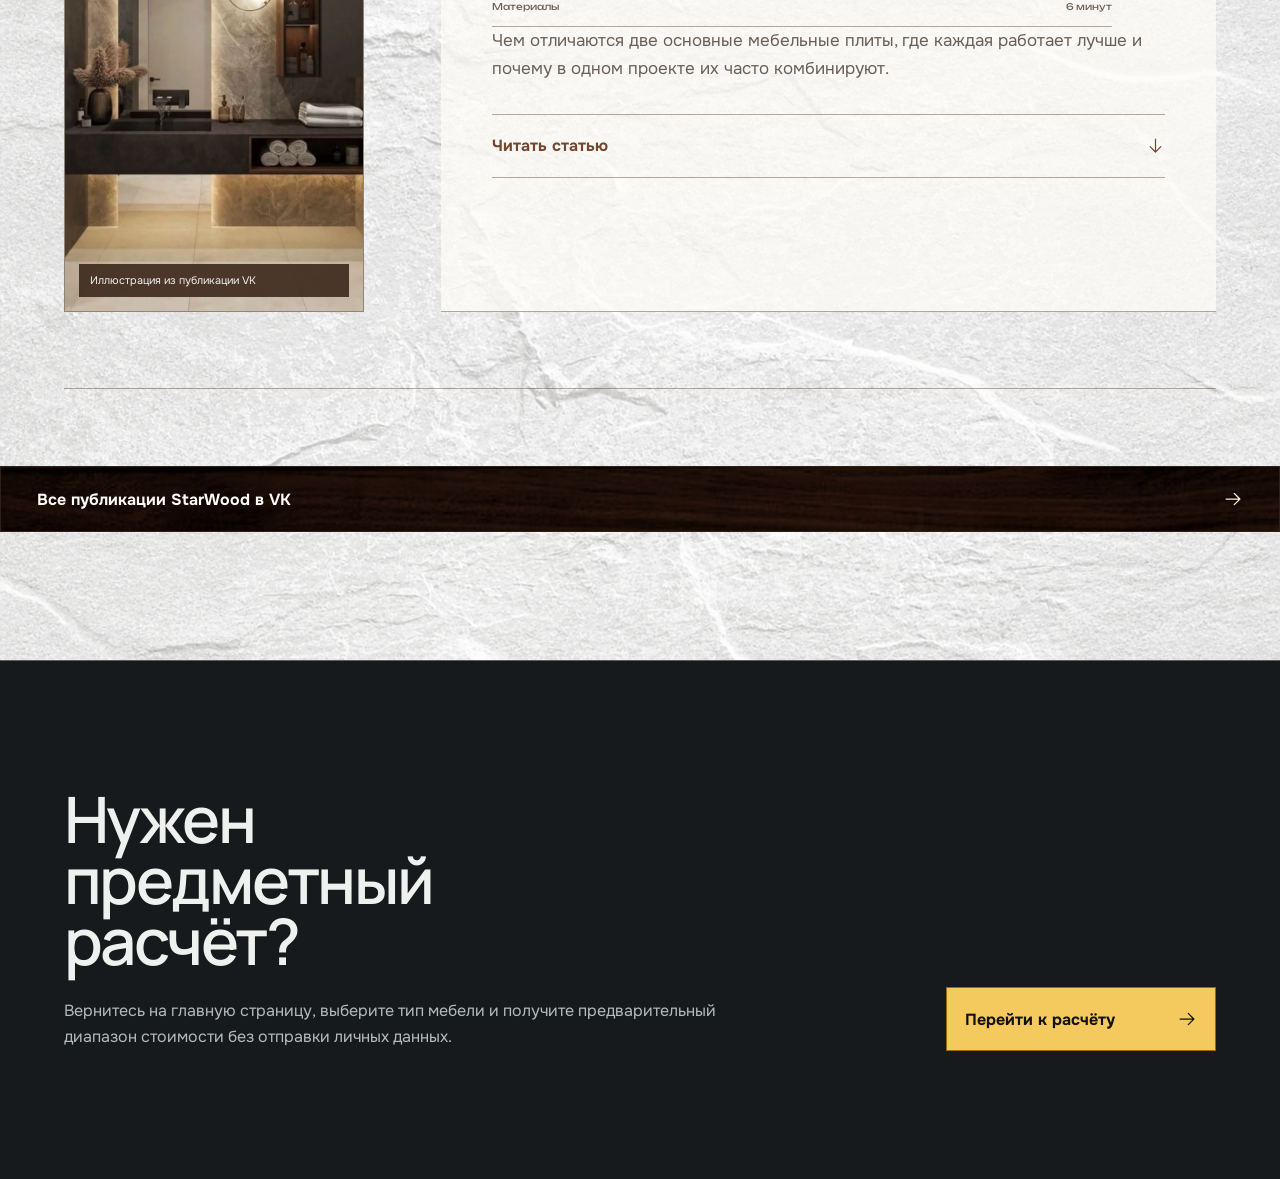
<file: articles/index.html>
<!doctype html>
<html lang="ru">
  <head>
    <meta charset="UTF-8" />
    <meta name="viewport" content="width=device-width, initial-scale=1.0" />
    <meta name="description" content="Статьи StarWood о замере, материалах, фурнитуре, хранении и монтаже мебели на заказ." />
    <meta name="theme-color" content="#0c0e0f" />
    <meta name="robots" content="index, follow, max-image-preview:large" />

    <link rel="canonical" href="https://eljeskos.github.io/articles/" />
    <link rel="icon" href="/assets/brand/starwood-logo.png" />

    <meta property="og:type" content="website" />
    <meta property="og:locale" content="ru_RU" />
    <meta property="og:site_name" content="StarWood" />
    <meta property="og:title" content="Статьи о мебели — StarWood" />
    <meta property="og:description" content="Практические материалы о замере, материалах, фурнитуре, хранении и монтаже мебели." />
    <meta property="og:url" content="https://eljeskos.github.io/articles/" />
    <meta property="og:image" content="https://eljeskos.github.io/assets/social/starwood-og-v2.jpg" />
    <meta property="og:image:width" content="1200" />
    <meta property="og:image:height" content="630" />
    <meta property="og:image:alt" content="StarWood — мебель на заказ, реализованная серо-голубая кухня" />

    <meta name="twitter:card" content="summary_large_image" />
    <meta name="twitter:title" content="Статьи о мебели — StarWood" />
    <meta name="twitter:description" content="Практические материалы StarWood о проектировании и производстве мебели на заказ." />
    <meta name="twitter:image" content="https://eljeskos.github.io/assets/social/starwood-og-v2.jpg" />

    <script type="application/ld+json">
      {
        "@context": "https://schema.org",
        "@type": "Organization",
        "name": "StarWood",
        "description": "Мебель, интерьер и декор: проектирование, производство, доставка и установка мебели на заказ.",
        "url": "https://eljeskos.github.io/",
        "logo": "https://eljeskos.github.io/assets/brand/starwood-logo.png",
        "sameAs": [
          "https://t.me/Rimmakotsan",
          "https://vk.ru/club240383386"
        ]
      }
    </script>

    <title>Статьи о мебели — StarWood</title>
    <script type="module">requestAnimationFrame(()=>import("/assets/index-Fxu5wSYi.js"))</script>
    <style data-build-critical>:root{color:#1b1714;background:#f4f1ec;font-family:Arial,sans-serif;font-synthesis:none;text-rendering:optimizeLegibility}*{box-sizing:border-box}html{scroll-behavior:smooth}body{margin:0;min-width:320px;min-height:100vh;-webkit-font-smoothing:antialiased}img{display:block;max-width:100%}a{color:inherit;text-decoration:none}.precision-site{--precision-black:#0c0e0f;--precision-graphite:#171a1c;--precision-steel:#303537;--precision-paper:#e8e6df;--precision-vellum:#f3f0e8;--precision-ink:#171918;--precision-amber:#f4c95d;--precision-heading-copy-gap:24px;min-width:320px;overflow:clip;color:var(--precision-ink);background:var(--precision-paper);font-family:Arial,sans-serif}.precision-site h1,.precision-site p,.precision-site figure{margin:0}.precision-site h1{font-family:Arial,sans-serif;font-weight:600;letter-spacing:-.04em}.precision-header{position:sticky;z-index:70;top:0;display:grid;grid-template-columns:210px minmax(130px,.55fr) minmax(300px,1fr) auto;min-height:70px;align-items:center;color:#edf0ed;background:var(--precision-black);border-bottom:1px solid #464b4c}.precision-header--home{grid-template-columns:210px minmax(300px,1fr) auto}.precision-header--home .precision-header__action{grid-column:3}.precision-header__contact{display:flex;height:100%;grid-column:2;align-items:center;justify-self:end;padding:0 28px;color:#c9cdca;border-left:1px solid #343839;font-size:.84rem}.precision-header__contact:is(:hover,:focus-visible,:active),.precision-site:has(.precision-contact:target) .precision-header__contact{color:#111;background:var(--precision-amber)}.precision-header__brand{display:flex;height:100%;align-items:center;padding:8px 24px;background:var(--precision-black)}.precision-header__brand img{width:146px;height:auto;filter:brightness(1.72) saturate(.95)}.precision-header__context{padding:0 24px;color:#aeb3b1;font-size:.72rem;line-height:1.35}.precision-header__context--articles{display:flex;height:100%;align-items:center;justify-content:space-between;gap:20px;color:var(--precision-ink);background:var(--precision-vellum);border-right:1px solid #d5d0c6}.precision-header__context--articles svg{width:17px;height:17px;color:var(--precision-amber)}.precision-header__nav{display:flex;justify-content:flex-end;gap:clamp(22px,3vw,52px);padding:0 28px}.precision-header__nav a{display:flex;min-width:44px;min-height:44px;align-items:center;justify-content:center;color:#c9cdca;font-size:.84rem}.precision-header__action{display:flex;height:100%;align-items:center;justify-content:space-between;gap:26px;padding:0 26px;color:#111;background:var(--precision-amber);border-left:1px solid #c9a13e;font-size:.84rem;font-weight:700}.precision-header__action svg{width:19px;height:19px}.precision-rail{position:fixed;z-index:60;top:70px;bottom:0;left:0;display:flex;width:62px;flex-direction:column;color:#c8cdca;background:var(--precision-black);border-right:1px solid #464b4c}.precision-rail a{display:flex;min-height:0;flex:1 1 0;flex-direction:column;align-items:center;justify-content:space-between;padding:14px 0;border-bottom:1px solid #343839}.precision-rail span{font-size:.56rem}.precision-rail strong{writing-mode:vertical-rl;transform:rotate(180deg);font-size:.68rem;font-weight:500}.precision-canvas{margin-left:62px}.precision-hero{position:relative;display:grid;min-height:calc(100svh - 70px);grid-template-columns:minmax(380px,1fr) minmax(0,1fr);grid-template-rows:1fr auto;color:#f0f2ef;background:var(--precision-black)}.precision-hero__media{position:relative;grid-column:2;grid-row:1/3;min-height:700px;overflow:hidden;background:#252929;border-left:1px solid #464b4c}.precision-hero__media:after{position:absolute;inset:0;background:linear-gradient(90deg,rgba(10,12,13,.3),transparent 34%),linear-gradient(180deg,transparent 65%,rgba(9,10,10,.44));content:"";pointer-events:none}.precision-hero__media>img{width:100%;height:100%;object-fit:cover;object-position:center bottom;transform:scale(1.26);transform-origin:center bottom}.precision-hero__copy{display:flex;min-height:560px;flex-direction:column;justify-content:flex-end;padding:clamp(58px,7vw,112px) clamp(34px,5vw,78px)}.precision-hero__copy h1{max-width:10ch;font-size:clamp(2.8rem,4.7vw,6.2rem);line-height:.91;text-wrap:balance}.precision-hero__copy>p{max-width:47ch;margin-top:var(--precision-heading-copy-gap);color:#b5bbb8;line-height:1.65}.precision-hero__actions{display:grid;max-width:500px;grid-template-columns:1fr 1fr;margin-top:40px;border:1px solid #555b5a}.precision-hero__actions a{display:flex;min-height:62px;align-items:center;justify-content:space-between;gap:18px;padding:0 18px;color:#e7eae7;font-size:.8rem}.precision-hero__actions a:first-child{color:#111;background:var(--precision-amber);border-right:1px solid #555b5a;font-weight:700}.precision-hero__actions svg{width:18px;height:18px}.precision-hero__status{display:grid;grid-template-columns:auto minmax(0,1fr) auto;align-items:center;gap:28px;padding:24px clamp(34px,5vw,78px);color:#d7dbd8;background:var(--precision-graphite);border-top:1px solid #464b4c}.precision-hero__status>div{display:grid;gap:5px}.precision-hero__status span{color:#969c99;font-size:.58rem}.precision-hero__status strong{color:var(--precision-amber);font-size:1.12rem}.precision-hero__status p{max-width:52ch;color:#aeb4b1;font-size:.78rem;line-height:1.5}.precision-hero__status>a{display:flex;min-height:44px;align-items:center;gap:15px;padding:10px 0;border-bottom:1px solid #747a77;font-size:.78rem}@media(max-width:1120px){.precision-header{grid-template-columns:190px minmax(120px,1fr) auto}.precision-header__nav{display:none}.precision-hero{grid-template-columns:minmax(330px,1fr) minmax(0,1fr)}}@media(max-width:780px){.precision-header{grid-template-columns:minmax(150px,1fr) auto;min-height:64px}.precision-header--home{grid-template-columns:minmax(132px,1fr) auto auto}.precision-header--home .precision-header__action{grid-column:3}.precision-header__contact{grid-column:2;padding:0 12px}.precision-header__brand{border-right:0}.precision-header__brand img{width:132px}.precision-header__context{display:none}.precision-header__action{padding:0 15px}.precision-header__action svg{display:none}.precision-rail{position:sticky;z-index:60;top:64px;bottom:auto;display:flex;width:100%;height:48px;flex-direction:row;overflow-x:auto;border-right:0;border-bottom:1px solid #464b4c}.precision-rail a{min-height:0;flex:0 0 82px;flex-direction:row;justify-content:center;gap:5px;padding:0 3px;border-right:1px solid #343839;border-bottom:0}.precision-rail span{display:none}.precision-rail strong{writing-mode:initial;transform:none;font-size:.62rem}.precision-canvas{margin-left:0}.precision-hero{min-height:auto;grid-template-columns:1fr;grid-template-rows:auto auto auto}.precision-hero__media{grid-column:1;grid-row:1;min-height:440px;border-left:0}.precision-hero__media>img{object-position:center 70%;transform:none}.precision-hero__copy{min-height:auto;grid-row:2;padding:48px 20px}.precision-hero__copy h1{max-width:11ch;font-size:clamp(2.7rem,12vw,4.8rem)}.precision-hero__copy>p{margin-top:24px}.precision-hero__actions{grid-template-columns:1fr;margin-top:30px}.precision-hero__actions a:first-child{border-right:0;border-bottom:1px solid #555b5a}.precision-hero__status{grid-row:3;grid-template-columns:1fr auto;gap:16px;padding:22px 20px}.precision-hero__status p{grid-column:1/-1;grid-row:2}}.precision-site .precision-header--home{grid-template-columns:clamp(160px,16vw,210px) minmax(0,1fr) auto auto}.precision-site .precision-header--home .precision-header__brand{grid-column:1;grid-row:1}.precision-site .precision-header--home .precision-rail{position:static;grid-column:2;grid-row:1;width:auto;height:70px;flex-direction:row;overflow-x:auto;border-right:0;border-bottom:0;border-left:1px solid #343839}.precision-site .precision-header--home .precision-rail a{min-width:88px;flex:1 1 0;flex-direction:row;align-items:center;justify-content:center;gap:10px;padding:0 10px;border-right:1px solid #343839;border-bottom:0}.precision-site .precision-header--home .precision-rail span{display:none}.precision-site .precision-header--home .precision-rail strong{writing-mode:initial;transform:none;font-size:.72rem}.precision-site .precision-header--home .precision-header__contact{grid-column:3;grid-row:1}.precision-site .precision-header--home .precision-header__action{grid-column:4;grid-row:1}.precision-site .precision-canvas{margin-left:0}@media(max-width:780px){.precision-site .precision-header--home{min-height:112px;grid-template-columns:minmax(132px,1fr) auto auto;grid-template-rows:64px 48px}.precision-site .precision-header--home .precision-rail{grid-column:1/-1;grid-row:2;width:100%;height:48px;flex-direction:row;border-top:1px solid #343839;border-left:0}.precision-site .precision-header--home .precision-rail a{min-width:96px;flex:0 0 96px;padding:0 6px}.precision-site .precision-header--home .precision-header__contact{grid-column:2}.precision-site .precision-header--home .precision-header__action{grid-column:3}}

.precision-articles {
  position: relative;
  padding-bottom: clamp(90px, 10vw, 150px);
  color: #352c26;
  background-color: #f4f1eb;
  background-image: url("/assets/surfaces/starwood-stone-generated-4k.webp");
  background-repeat: repeat-y;
  background-position: center top;
  background-size: 100% auto;
  background-blend-mode: multiply;
}

.precision-articles::before {
  position: absolute;
  z-index: 2;
  top: 0;
  right: 0;
  left: 0;
  height: 18px;
  background: #3d281c url("/assets/surfaces/reference-wood-upscaled.webp") center / 100% 100% no-repeat;
  border-top: 1px solid rgba(61, 40, 28, 0.74);
  border-bottom: 1px solid rgba(61, 40, 28, 0.74);
  content: "";
  pointer-events: none;
}

.precision-section-heading {
  display: grid;
  grid-template-columns: minmax(0, 1.25fr) minmax(280px, 0.75fr);
  align-items: end;
  gap: clamp(40px, 8vw, 130px);
  max-width: 1460px;
  margin: 0 auto;
  padding: clamp(80px, 10vw, 150px) clamp(22px, 5vw, 80px) clamp(48px, 6vw, 88px);
}

.precision-section-heading h1 {
  margin: 0;
  max-width: none;
  color: #352c26;
  font-family: Arial, sans-serif;
  font-size: clamp(2.75rem, 5.2vw, 6rem);
  font-weight: 600;
  letter-spacing: -0.04em;
  line-height: 0.94;
}

.precision-section-heading p {
  max-width: 56ch;
  color: #685f57;
  line-height: 1.68;
}

.precision-articles__index {
  display: grid;
  max-width: 1300px;
  grid-template-columns: repeat(3, minmax(0, 1fr));
  margin: 0 auto clamp(54px, 7vw, 96px);
  padding: 0 clamp(22px, 5vw, 80px);
}

.precision-articles__index a {
  display: flex;
  min-height: 112px;
  flex-direction: column;
  justify-content: space-between;
  gap: 18px;
  padding: 20px;
  color: #352c26;
  background: rgba(255, 253, 249, 0.62);
  border-top: 1px solid rgba(91, 61, 41, 0.44);
  border-right: 1px solid rgba(91, 61, 41, 0.44);
}

.precision-articles__index a:nth-child(3n + 1) {
  border-left: 1px solid rgba(91, 61, 41, 0.44);
}

.precision-articles__index a:nth-last-child(-n + 3) {
  border-bottom: 1px solid rgba(91, 61, 41, 0.44);
}

.precision-articles__index strong {
  max-width: 28ch;
  font-size: 0.9rem;
  line-height: 1.35;
}

.precision-articles__index span {
  color: #685f57;
  font-size: 0.56rem;
}

@media (max-width: 780px) {
  .precision-section-heading {
    grid-template-columns: 1fr;
    gap: 24px;
    padding: 72px 20px 42px;
  }

  .precision-section-heading h1 {
    max-width: 14ch;
    font-size: clamp(2.5rem, 11vw, 4.5rem);
  }

  .precision-articles__index {
    grid-template-columns: 1fr;
    margin-bottom: 52px;
    padding: 0 20px;
  }

  .precision-articles__index a,
  .precision-articles__index a:nth-child(3n + 1),
  .precision-articles__index a:nth-last-child(-n + 3) {
    min-height: 88px;
    border-right: 1px solid rgba(91, 61, 41, 0.44);
    border-bottom: 0;
    border-left: 1px solid rgba(91, 61, 41, 0.44);
  }

  .precision-articles__index a:last-child {
    border-bottom: 1px solid rgba(91, 61, 41, 0.44);
  }
}
</style>
    <link rel="preload" as="style" href="/assets/index-Ck55NTdE.css" onload="this.onload=null;this.rel='stylesheet'">
    <noscript><link rel="stylesheet" href="/assets/index-Ck55NTdE.css"></noscript>
      <script type="application/ld+json">{"@context":"https://schema.org","@type":"CollectionPage","name":"Статьи о мебели — StarWood","description":"Практические статьи StarWood о замере, материалах, фурнитуре, хранении и монтаже мебели на заказ.","url":"https://eljeskos.github.io/articles/","isPartOf":{"@type":"WebSite","name":"StarWood","url":"https://eljeskos.github.io/"}}</script>
  </head>
  <body>
    <div id="root" data-prerendered-shell><link rel="preload" as="image" href="/assets/brand/starwood-logo.png"/><main class="precision-site precision-articles-page"><header class="precision-header"><a class="precision-header__brand" href="/" aria-label="StarWood, перейти на главную страницу"><img src="/assets/brand/starwood-logo.png" alt="StarWood — Мебель Интерьер Декор" width="167" height="45"/></a><span class="precision-header__context">Статьи о мебели</span><nav class="precision-header__nav" aria-label="Основная навигация"><a href="/">Главная</a><a href="/#projects">Работы</a><a href="/#prices">Цены</a><a href="/#contact">Контакты</a></nav><a class="precision-header__action" href="/#estimate" data-track="articles_header_estimate">Рассчитать <svg xmlns="http://www.w3.org/2000/svg" width="1em" height="1em" fill="currentColor" viewBox="0 0 256 256" aria-hidden="true"><path d="M221.66,133.66l-72,72a8,8,0,0,1-11.32-11.32L196.69,136H40a8,8,0,0,1,0-16H196.69L138.34,61.66a8,8,0,0,1,11.32-11.32l72,72A8,8,0,0,1,221.66,133.66Z"></path></svg></a></header><section class="precision-articles" id="top" aria-labelledby="precision-articles-title"><header class="precision-section-heading"><h1 id="precision-articles-title">Статьи</h1></header><nav class="precision-articles__index" aria-label="Список статей"><a href="#article-measurement-price"><strong>Сколько стоит профессиональный замер и почему он может быть бесплатным</strong><span>Замер</span></a><a href="#article-professional-measurement"><strong>Почему самостоятельного замера мебели недостаточно</strong><span>Замер</span></a><a href="#article-professional-installation"><strong>Самостоятельная сборка или профессиональный монтаж</strong><span>Монтаж</span></a><a href="#article-custom-furniture-price"><strong>Почему мебель на заказ дороже готовой из магазина</strong><span>Проектирование</span></a><a href="#article-storage-small-apartment"><strong>Как уместить вещи всей семьи на 40 м²</strong><span>Хранение</span></a><a href="#article-quality-hinges"><strong>Почему дешёвые петли могут обойтись дороже</strong><span>Фурнитура</span></a><a href="#article-painted-mdf"><strong>Крашеный МДФ: фасады без видимой кромки</strong><span>Материалы</span></a><a href="#article-edge-banding"><strong>Кромка — защита мебели от влаги и ударов</strong><span>Материалы</span></a><a href="#article-mdf-vs-chipboard"><strong>МДФ и ЛДСП: из чего делать мебель</strong><span>Материалы</span></a></nav><div class="precision-article-list"><article class="precision-article" id="article-measurement-price"><figure class="precision-article__media"><img src="/assets/articles/measurement-price.webp" alt="Встроенный шкаф в прихожей с подсвеченной открытой секцией" loading="lazy" width="900" height="1200"/><figcaption>Иллюстрация из публикации VK</figcaption></figure><div class="precision-article__content"><h2>Сколько стоит профессиональный замер и почему он может быть бесплатным</h2><div class="precision-article__meta" aria-label="Сведения о статье"><span>Замер</span><span>4 минуты</span></div><p class="precision-article__excerpt">Что входит в выезд технолога с лазерным оборудованием и как стоимость замера учитывается при заказе мебели.</p><details><summary><span>Читать статью</span><svg xmlns="http://www.w3.org/2000/svg" width="1em" height="1em" fill="currentColor" viewBox="0 0 256 256" aria-hidden="true"><path d="M205.66,149.66l-72,72a8,8,0,0,1-11.32,0l-72-72a8,8,0,0,1,11.32-11.32L120,196.69V40a8,8,0,0,1,16,0V196.69l58.34-58.35a8,8,0,0,1,11.32,11.32Z"></path></svg></summary><div class="precision-article__body"><p>Выезд технолога-замерщика с профессиональным лазерным оборудованием стоит 5 000 рублей. Это не просто фиксация длины стены, а технический аудит помещения перед проектированием мебели.</p><section aria-labelledby="measurement-price-section-1"><h3 id="measurement-price-section-1">Вы платите за точный аудит</h3><p>К вам приезжает инженер-технолог. Он проверяет геометрию стен лазером, находит отклонения углов, отмечает розетки, трубы, выключатели и вентиляцию. Результатом становится детальный технический план помещения, на который можно опираться в производстве.</p></section><section aria-labelledby="measurement-price-section-2"><h3 id="measurement-price-section-2">Ответственность за результат</h3><p>Профессиональный замер позволяет заранее учесть особенности помещения и перенести ответственность за точность исходных данных на исполнителя. Это снижает риск того, что готовую мебель придётся подгонять уже на монтаже.</p></section><section aria-labelledby="measurement-price-section-3"><h3 id="measurement-price-section-3">Как возвращается стоимость замера</h3><ul><li><strong>Шаг 1<!-- -->.</strong> <!-- -->Вы согласуете выезд замерщика и оплачиваете 5 000 рублей.</li><li><strong>Шаг 2<!-- -->.</strong> <!-- -->Команда готовит проект с учётом геометрии и инженерных ограничений комнаты.</li><li><strong>Шаг 3<!-- -->.</strong> <!-- -->При заключении договора сумма замера вычитается из стоимости заказа.</li></ul></section><p class="precision-article__closing">Чтобы подобрать время для замера, напишите команде StarWood слово «ЗАМЕР» в сообщениях VK.</p><p class="precision-article__source-note">Условия и цены приведены по исходной публикации; актуальные детали уточняйте перед заказом.</p><a href="https://vk.ru/wall-240383386_9" target="_blank" rel="noreferrer" data-track="article_vk_open">Открыть оригинал в VK <svg xmlns="http://www.w3.org/2000/svg" width="1em" height="1em" fill="currentColor" viewBox="0 0 256 256" aria-hidden="true"><path d="M224,104a8,8,0,0,1-16,0V59.32l-66.33,66.34a8,8,0,0,1-11.32-11.32L196.68,48H152a8,8,0,0,1,0-16h64a8,8,0,0,1,8,8Zm-40,24a8,8,0,0,0-8,8v72H48V80h72a8,8,0,0,0,0-16H48A16,16,0,0,0,32,80V208a16,16,0,0,0,16,16H176a16,16,0,0,0,16-16V136A8,8,0,0,0,184,128Z"></path></svg></a></div></details></div></article><article class="precision-article" id="article-professional-measurement"><figure class="precision-article__media"><img src="/assets/articles/professional-measurement.webp" alt="Встроенная мебель в постирочной с открытыми системами хранения" loading="lazy" width="900" height="1200"/><figcaption>Иллюстрация из публикации VK</figcaption></figure><div class="precision-article__content"><h2>Почему самостоятельного замера мебели недостаточно</h2><div class="precision-article__meta" aria-label="Сведения о статье"><span>Замер</span><span>5 минут</span></div><p class="precision-article__excerpt">Пять параметров помещения, которые легко пропустить с обычной рулеткой, — от разворота углов до перепада пола.</p><details><summary><span>Читать статью</span><svg xmlns="http://www.w3.org/2000/svg" width="1em" height="1em" fill="currentColor" viewBox="0 0 256 256" aria-hidden="true"><path d="M205.66,149.66l-72,72a8,8,0,0,1-11.32,0l-72-72a8,8,0,0,1,11.32-11.32L120,196.69V40a8,8,0,0,1,16,0V196.69l58.34-58.35a8,8,0,0,1,11.32,11.32Z"></path></svg></summary><div class="precision-article__body"><p>План застройщика и реальная геометрия комнаты редко совпадают до миллиметра. Даже небольшая ошибка может помешать шкафу войти в нишу или ограничить открывание техники на кухне.</p><section aria-labelledby="professional-measurement-section-1"><h3 id="professional-measurement-section-1">Что проверяет специалист</h3><ul><li><strong>Геометрия углов<!-- -->.</strong> <!-- -->Угол, который выглядит прямым, может отличаться от 90°. Это особенно важно для угловых кухонь и встроенных шкафов.</li><li><strong>Наклон стен<!-- -->.</strong> <!-- -->Высоту, ширину и глубину проверяют в нескольких точках, чтобы учесть завалы и кривизну.</li><li><strong>Коммуникации<!-- -->.</strong> <!-- -->На схему наносят розетки, выключатели, трубы, радиаторы, вентиляцию, подоконники и плинтусы.</li><li><strong>Перепад пола и потолка<!-- -->.</strong> <!-- -->Лазерный уровень показывает самые высокие и низкие точки, под которые проектируют цоколи и регулировки.</li><li><strong>Зоны открывания<!-- -->.</strong> <!-- -->Проверяется, смогут ли свободно работать фасады, ящики, холодильник и другая техника.</li></ul></section><section aria-labelledby="professional-measurement-section-2"><h3 id="professional-measurement-section-2">Кто отвечает за исходные размеры</h3><p>Если размеры передаёт заказчик, стоимость исправления ошибки обычно ложится на него. Когда помещение измеряет специалист исполнителя, исходные данные становятся частью профессиональной ответственности команды.</p></section><p class="precision-article__closing">Замер — фундамент будущей мебели: лучше проверить помещение до проекта, чем исправлять несовпадения после производства.</p><p class="precision-article__source-note">Условия и цены приведены по исходной публикации; актуальные детали уточняйте перед заказом.</p><a href="https://vk.ru/wall-240383386_8" target="_blank" rel="noreferrer" data-track="article_vk_open">Открыть оригинал в VK <svg xmlns="http://www.w3.org/2000/svg" width="1em" height="1em" fill="currentColor" viewBox="0 0 256 256" aria-hidden="true"><path d="M224,104a8,8,0,0,1-16,0V59.32l-66.33,66.34a8,8,0,0,1-11.32-11.32L196.68,48H152a8,8,0,0,1,0-16h64a8,8,0,0,1,8,8Zm-40,24a8,8,0,0,0-8,8v72H48V80h72a8,8,0,0,0,0-16H48A16,16,0,0,0,32,80V208a16,16,0,0,0,16,16H176a16,16,0,0,0,16-16V136A8,8,0,0,0,184,128Z"></path></svg></a></div></details></div></article><article class="precision-article" id="article-professional-installation"><figure class="precision-article__media"><img src="/assets/articles/professional-installation.webp" alt="Светлая прихожая со встроенным шкафом и открытой обувницей" loading="lazy" width="900" height="1200"/><figcaption>Иллюстрация из публикации VK</figcaption></figure><div class="precision-article__content"><h2>Самостоятельная сборка или профессиональный монтаж</h2><div class="precision-article__meta" aria-label="Сведения о статье"><span>Монтаж</span><span>5 минут</span></div><p class="precision-article__excerpt">Почему финальная установка требует не только инструкции и шуруповёрта, но и точной регулировки, инструмента и опыта.</p><details><summary><span>Читать статью</span><svg xmlns="http://www.w3.org/2000/svg" width="1em" height="1em" fill="currentColor" viewBox="0 0 256 256" aria-hidden="true"><path d="M205.66,149.66l-72,72a8,8,0,0,1-11.32,0l-72-72a8,8,0,0,1,11.32-11.32L120,196.69V40a8,8,0,0,1,16,0V196.69l58.34-58.35a8,8,0,0,1,11.32,11.32Z"></path></svg></summary><div class="precision-article__body"><p>Сборка кухни или встроенного шкафа кажется понятной задачей, пока не нужно компенсировать неровный пол, подрезать детали под коммуникации и свести фасады в одну линию.</p><section aria-labelledby="professional-installation-section-1"><h3 id="professional-installation-section-1">Пять причин доверить монтаж специалистам</h3><ul><li><strong>Точная регулировка<!-- -->.</strong> <!-- -->Монтажник компенсирует неровности стен и пола, выравнивает зазоры и работу фасадов.</li><li><strong>Профессиональный инструмент<!-- -->.</strong> <!-- -->Лазерный уровень, шаблоны, пилы и пылеудаление помогают выполнить подрезки и присадку без сколов.</li><li><strong>Сохранность деталей<!-- -->.</strong> <!-- -->Ошибки при самостоятельной сборке — царапины, трещины и сорванный крепёж — приходится исправлять отдельно.</li><li><strong>Экономия времени<!-- -->.</strong> <!-- -->Опытная бригада выполняет привычную последовательность быстрее человека, который впервые разбирается в конструкции.</li><li><strong>Готовность под ключ<!-- -->.</strong> <!-- -->Специалисты устанавливают технику и подсветку в согласованном объёме, регулируют мебель и убирают упаковку после работ.</li></ul></section><p class="precision-article__closing">Монтаж — последний этап проекта, от которого зависят внешний вид, плавность работы механизмов и срок службы всей конструкции.</p><p class="precision-article__source-note">Условия и цены приведены по исходной публикации; актуальные детали уточняйте перед заказом.</p><a href="https://vk.ru/wall-240383386_7" target="_blank" rel="noreferrer" data-track="article_vk_open">Открыть оригинал в VK <svg xmlns="http://www.w3.org/2000/svg" width="1em" height="1em" fill="currentColor" viewBox="0 0 256 256" aria-hidden="true"><path d="M224,104a8,8,0,0,1-16,0V59.32l-66.33,66.34a8,8,0,0,1-11.32-11.32L196.68,48H152a8,8,0,0,1,0-16h64a8,8,0,0,1,8,8Zm-40,24a8,8,0,0,0-8,8v72H48V80h72a8,8,0,0,0,0-16H48A16,16,0,0,0,32,80V208a16,16,0,0,0,16,16H176a16,16,0,0,0,16-16V136A8,8,0,0,0,184,128Z"></path></svg></a></div></details></div></article><article class="precision-article" id="article-custom-furniture-price"><figure class="precision-article__media"><img src="/assets/articles/custom-furniture-price.webp" alt="Тёмная постирочная со встроенными системами хранения" loading="lazy" width="900" height="1200"/><figcaption>Иллюстрация из публикации VK</figcaption></figure><div class="precision-article__content"><h2>Почему мебель на заказ дороже готовой из магазина</h2><div class="precision-article__meta" aria-label="Сведения о статье"><span>Проектирование</span><span>5 минут</span></div><p class="precision-article__excerpt">Из чего складывается стоимость индивидуального проекта: материалы, фурнитура, точность производства и работа команды.</p><details><summary><span>Читать статью</span><svg xmlns="http://www.w3.org/2000/svg" width="1em" height="1em" fill="currentColor" viewBox="0 0 256 256" aria-hidden="true"><path d="M205.66,149.66l-72,72a8,8,0,0,1-11.32,0l-72-72a8,8,0,0,1,11.32-11.32L120,196.69V40a8,8,0,0,1,16,0V196.69l58.34-58.35a8,8,0,0,1,11.32,11.32Z"></path></svg></summary><div class="precision-article__body"><p>Готовую мебель выбирают из существующих размеров и комплектаций. В индивидуальном проекте конструкция подстраивается под помещение, привычки семьи и конкретные сценарии хранения.</p><section aria-labelledby="custom-furniture-price-section-1"><h3 id="custom-furniture-price-section-1">Что формирует стоимость</h3><ul><li><strong>Материалы<!-- -->.</strong> <!-- -->Цена зависит от выбранной основы и отделки: ЛДСП, МДФ в эмали, шпона, массива и других решений.</li><li><strong>Фурнитура<!-- -->.</strong> <!-- -->Петли и направляющие отвечают за плавность, тишину и стабильную работу фасадов и ящиков.</li><li><strong>Индивидуальный проект<!-- -->.</strong> <!-- -->Дизайнер продумывает эргономику, наполнение и размеры под конкретного человека и комнату.</li><li><strong>Производство<!-- -->.</strong> <!-- -->Каждая деталь выпускается под согласованный проект, обрабатывается и кромится по заданным размерам.</li><li><strong>Сервис<!-- -->.</strong> <!-- -->Замер, доставка и монтаж связывают проект с реальным помещением и готовым результатом.</li></ul></section><section aria-labelledby="custom-furniture-price-section-2"><h3 id="custom-furniture-price-section-2">За что платит заказчик</h3><p>Стоимость относится не только к материалу. В неё входят проектные решения, работа специалистов, точность изготовления и снижение рисков на каждом переходе — от замера до установки.</p></section><p class="precision-article__closing">Для предварительного расчёта достаточно отправить тип мебели, примерные размеры и несколько фотографий помещения.</p><p class="precision-article__source-note">Условия и цены приведены по исходной публикации; актуальные детали уточняйте перед заказом.</p><a href="https://vk.ru/wall-240383386_6" target="_blank" rel="noreferrer" data-track="article_vk_open">Открыть оригинал в VK <svg xmlns="http://www.w3.org/2000/svg" width="1em" height="1em" fill="currentColor" viewBox="0 0 256 256" aria-hidden="true"><path d="M224,104a8,8,0,0,1-16,0V59.32l-66.33,66.34a8,8,0,0,1-11.32-11.32L196.68,48H152a8,8,0,0,1,0-16h64a8,8,0,0,1,8,8Zm-40,24a8,8,0,0,0-8,8v72H48V80h72a8,8,0,0,0,0-16H48A16,16,0,0,0,32,80V208a16,16,0,0,0,16,16H176a16,16,0,0,0,16-16V136A8,8,0,0,0,184,128Z"></path></svg></a></div></details></div></article><article class="precision-article" id="article-storage-small-apartment"><figure class="precision-article__media"><img src="/assets/articles/storage-small-apartment.webp" alt="Встроенный угловой шкаф в прихожей" loading="lazy" width="900" height="1200"/><figcaption>Иллюстрация из публикации VK</figcaption></figure><div class="precision-article__content"><h2>Как уместить вещи всей семьи на 40 м²</h2><div class="precision-article__meta" aria-label="Сведения о статье"><span>Хранение</span><span>4 минуты</span></div><p class="precision-article__excerpt">Пять приёмов, которые используют высоту, углы и скрытые объёмы небольшой квартиры без визуального шума.</p><details><summary><span>Читать статью</span><svg xmlns="http://www.w3.org/2000/svg" width="1em" height="1em" fill="currentColor" viewBox="0 0 256 256" aria-hidden="true"><path d="M205.66,149.66l-72,72a8,8,0,0,1-11.32,0l-72-72a8,8,0,0,1,11.32-11.32L120,196.69V40a8,8,0,0,1,16,0V196.69l58.34-58.35a8,8,0,0,1,11.32,11.32Z"></path></svg></summary><div class="precision-article__body"><p>Стандартный отдельно стоящий шкаф часто оставляет пустые углы, не доходит до потолка и не учитывает конкретный состав вещей. Мебель по размерам помещения может задействовать объём точнее.</p><section aria-labelledby="storage-small-apartment-section-1"><h3 id="storage-small-apartment-section-1">Пять способов использовать пространство</h3><ul><li><strong>Шкафы до потолка<!-- -->.</strong> <!-- -->Антресоли подходят для сезонных вещей, чемоданов и запасных постельных принадлежностей.</li><li><strong>Работа с углами<!-- -->.</strong> <!-- -->Выкатные и поворотные механизмы делают глубокие угловые зоны доступнее.</li><li><strong>Скрытые ниши и трансформеры<!-- -->.</strong> <!-- -->Кровати с подъёмным основанием, выдвижные столы и складные консоли совмещают несколько функций.</li><li><strong>Наполнение под семью<!-- -->.</strong> <!-- -->Секции проектируют под пылесос, гладильную доску, обувь, детскую одежду и другие конкретные категории.</li><li><strong>Спокойные фасады<!-- -->.</strong> <!-- -->Гладкие плоскости в цвет стен и лаконичные ручки уменьшают визуальную дробность комнаты.</li></ul></section><p class="precision-article__closing">В небольшой квартире важна не только площадь, но и то, насколько точно каждый объём связан с реальными вещами и привычками семьи.</p><p class="precision-article__source-note">Условия и цены приведены по исходной публикации; актуальные детали уточняйте перед заказом.</p><a href="https://vk.ru/wall-240383386_5" target="_blank" rel="noreferrer" data-track="article_vk_open">Открыть оригинал в VK <svg xmlns="http://www.w3.org/2000/svg" width="1em" height="1em" fill="currentColor" viewBox="0 0 256 256" aria-hidden="true"><path d="M224,104a8,8,0,0,1-16,0V59.32l-66.33,66.34a8,8,0,0,1-11.32-11.32L196.68,48H152a8,8,0,0,1,0-16h64a8,8,0,0,1,8,8Zm-40,24a8,8,0,0,0-8,8v72H48V80h72a8,8,0,0,0,0-16H48A16,16,0,0,0,32,80V208a16,16,0,0,0,16,16H176a16,16,0,0,0,16-16V136A8,8,0,0,0,184,128Z"></path></svg></a></div></details></div></article><article class="precision-article" id="article-quality-hinges"><figure class="precision-article__media"><img src="/assets/articles/quality-hinges.webp" alt="Светлая гостиная с ТВ-зоной и встроенной тумбой" loading="lazy" width="900" height="1200"/><figcaption>Иллюстрация из публикации VK</figcaption></figure><div class="precision-article__content"><h2>Почему дешёвые петли могут обойтись дороже</h2><div class="precision-article__meta" aria-label="Сведения о статье"><span>Фурнитура</span><span>4 минуты</span></div><p class="precision-article__excerpt">Как петли и доводчики влияют на геометрию фасадов, тишину закрывания и расходы на обслуживание мебели.</p><details><summary><span>Читать статью</span><svg xmlns="http://www.w3.org/2000/svg" width="1em" height="1em" fill="currentColor" viewBox="0 0 256 256" aria-hidden="true"><path d="M205.66,149.66l-72,72a8,8,0,0,1-11.32,0l-72-72a8,8,0,0,1,11.32-11.32L120,196.69V40a8,8,0,0,1,16,0V196.69l58.34-58.35a8,8,0,0,1,11.32,11.32Z"></path></svg></summary><div class="precision-article__body"><p>Петля выглядит небольшой деталью, но именно она удерживает фасад, сохраняет зазоры и определяет, насколько мягко закрывается дверь.</p><section aria-labelledby="quality-hinges-section-1"><h3 id="quality-hinges-section-1">Что происходит с неподходящей фурнитурой</h3><ul><li><strong>Фасады провисают<!-- -->.</strong> <!-- -->Металл и механизм могут не справляться с весом двери, из-за чего меняются зазоры и геометрия.</li><li><strong>Появляются стук и скрип<!-- -->.</strong> <!-- -->При износе доводчика дверь закрывается жёстко или механизм начинает работать с посторонним звуком.</li><li><strong>Повреждаются соседние детали<!-- -->.</strong> <!-- -->Перекошенный фасад может цеплять корпус или другую дверь и портить отделку.</li></ul></section><section aria-labelledby="quality-hinges-section-2"><h3 id="quality-hinges-section-2">Что даёт качественная петля</h3><p>Надёжные системы, в том числе решения Blum и Hettich, выбирают под вес и формат фасада. Они помогают сохранить ровное положение двери, мягкое закрывание и возможность точной регулировки во время обслуживания.</p><p>Такая фурнитура требует больших вложений в начале, но снижает вероятность ранней замены механизмов и ремонта повреждённых фасадов.</p></section><p class="precision-article__closing">Хорошая фурнитура — не декоративная опция, а рабочая часть конструкции, которую стоит выбирать вместе с материалом и размером фасада.</p><p class="precision-article__source-note">Условия и цены приведены по исходной публикации; актуальные детали уточняйте перед заказом.</p><a href="https://vk.ru/wall-240383386_4" target="_blank" rel="noreferrer" data-track="article_vk_open">Открыть оригинал в VK <svg xmlns="http://www.w3.org/2000/svg" width="1em" height="1em" fill="currentColor" viewBox="0 0 256 256" aria-hidden="true"><path d="M224,104a8,8,0,0,1-16,0V59.32l-66.33,66.34a8,8,0,0,1-11.32-11.32L196.68,48H152a8,8,0,0,1,0-16h64a8,8,0,0,1,8,8Zm-40,24a8,8,0,0,0-8,8v72H48V80h72a8,8,0,0,0,0-16H48A16,16,0,0,0,32,80V208a16,16,0,0,0,16,16H176a16,16,0,0,0,16-16V136A8,8,0,0,0,184,128Z"></path></svg></a></div></details></div></article><article class="precision-article" id="article-painted-mdf"><figure class="precision-article__media"><img src="/assets/articles/painted-mdf.webp" alt="Светлая прихожая со встроенным шкафом и мягким сиденьем" loading="lazy" width="900" height="1200"/><figcaption>Иллюстрация из публикации VK</figcaption></figure><div class="precision-article__content"><h2>Крашеный МДФ: фасады без видимой кромки</h2><div class="precision-article__meta" aria-label="Сведения о статье"><span>Материалы</span><span>5 минут</span></div><p class="precision-article__excerpt">Возможности эмали: подбор цвета, фрезеровка, матовые и глянцевые эффекты — плюс ограничения, о которых важно знать.</p><details><summary><span>Читать статью</span><svg xmlns="http://www.w3.org/2000/svg" width="1em" height="1em" fill="currentColor" viewBox="0 0 256 256" aria-hidden="true"><path d="M205.66,149.66l-72,72a8,8,0,0,1-11.32,0l-72-72a8,8,0,0,1,11.32-11.32L120,196.69V40a8,8,0,0,1,16,0V196.69l58.34-58.35a8,8,0,0,1,11.32,11.32Z"></path></svg></summary><div class="precision-article__body"><p>Фасад из крашеного МДФ грунтуют, окрашивают в несколько слоёв и защищают финишным покрытием. В отличие от плёночного фасада, он получает непрерывную отделку плоскости и торцов.</p><section aria-labelledby="painted-mdf-section-1"><h3 id="painted-mdf-section-1">Главные возможности</h3><ul><li><strong>Цельный внешний вид<!-- -->.</strong> <!-- -->На фасаде нет отдельной кромочной ленты и заметного клеевого стыка по периметру.</li><li><strong>Широкий выбор цвета<!-- -->.</strong> <!-- -->Оттенок можно подбирать по системам RAL, NCS или Pantone под другие поверхности интерьера.</li><li><strong>Свобода формы<!-- -->.</strong> <!-- -->МДФ подходит для филёнок, волн, реек, радиусов и интегрированных ручек.</li><li><strong>Удобный уход<!-- -->.</strong> <!-- -->Непористая окрашенная поверхность не впитывает бытовые загрязнения так же легко, как открытый материал.</li></ul></section><section aria-labelledby="painted-mdf-section-2"><h3 id="painted-mdf-section-2">Какой эффект выбрать</h3><ul><li><strong>Матовый<!-- -->.</strong> <!-- -->Спокойная бархатистая поверхность для современных интерьеров.</li><li><strong>Глянцевый<!-- -->.</strong> <!-- -->Отражающая поверхность, которая требует особенно точной подготовки и полировки.</li><li><strong>Спецэффекты<!-- -->.</strong> <!-- -->Суперматовое покрытие, металлик, перламутр или патина подбираются под конкретный проект.</li></ul></section><section aria-labelledby="painted-mdf-section-3"><h3 id="painted-mdf-section-3">Ограничения материала</h3><p>Окрашивание — многоэтапная работа, поэтому такой фасад обычно дороже плёночного. Эмаль нужно беречь от сильных ударов острыми предметами и чистящих средств с абразивами. При этом поверхность можно локально реставрировать или полностью перекрасить.</p></section><p class="precision-article__closing">Крашеный МДФ выбирают, когда проекту нужны точный цвет, сложная геометрия и цельная поверхность без видимой кромки.</p><p class="precision-article__source-note">Условия и цены приведены по исходной публикации; актуальные детали уточняйте перед заказом.</p><a href="https://vk.ru/wall-240383386_3" target="_blank" rel="noreferrer" data-track="article_vk_open">Открыть оригинал в VK <svg xmlns="http://www.w3.org/2000/svg" width="1em" height="1em" fill="currentColor" viewBox="0 0 256 256" aria-hidden="true"><path d="M224,104a8,8,0,0,1-16,0V59.32l-66.33,66.34a8,8,0,0,1-11.32-11.32L196.68,48H152a8,8,0,0,1,0-16h64a8,8,0,0,1,8,8Zm-40,24a8,8,0,0,0-8,8v72H48V80h72a8,8,0,0,0,0-16H48A16,16,0,0,0,32,80V208a16,16,0,0,0,16,16H176a16,16,0,0,0,16-16V136A8,8,0,0,0,184,128Z"></path></svg></a></div></details></div></article><article class="precision-article" id="article-edge-banding"><figure class="precision-article__media"><img src="/assets/articles/edge-banding.webp" alt="Светлая ванная комната с подвесной тумбой" loading="lazy" width="900" height="1200"/><figcaption>Иллюстрация из публикации VK</figcaption></figure><div class="precision-article__content"><h2>Кромка — защита мебели от влаги и ударов</h2><div class="precision-article__meta" aria-label="Сведения о статье"><span>Материалы</span><span>4 минуты</span></div><p class="precision-article__excerpt">Где используют тонкую и ударопрочную кромку, чем отличается PUR-клей и почему торцы влияют на долговечность мебели.</p><details><summary><span>Читать статью</span><svg xmlns="http://www.w3.org/2000/svg" width="1em" height="1em" fill="currentColor" viewBox="0 0 256 256" aria-hidden="true"><path d="M205.66,149.66l-72,72a8,8,0,0,1-11.32,0l-72-72a8,8,0,0,1,11.32-11.32L120,196.69V40a8,8,0,0,1,16,0V196.69l58.34-58.35a8,8,0,0,1,11.32,11.32Z"></path></svg></summary><div class="precision-article__body"><p>Торцы плит нуждаются в защите: через открытый материал внутрь может попадать влага, а острый край быстрее повреждается при ежедневном использовании.</p><section aria-labelledby="edge-banding-section-1"><h3 id="edge-banding-section-1">Зачем нужна кромка</h3><ul><li><strong>Защита от влаги<!-- -->.</strong> <!-- -->Закрытый торец меньше подвержен контакту с водой и паром.</li><li><strong>Безопасность<!-- -->.</strong> <!-- -->Обработанный край не остаётся острым и лучше выдерживает бытовые касания.</li><li><strong>Аккуратный вид<!-- -->.</strong> <!-- -->Кромка завершает деталь и помогает свести цвет торца с основной плоскостью.</li></ul></section><section aria-labelledby="edge-banding-section-2"><h3 id="edge-banding-section-2">Какую кромку используют в разных зонах</h3><ul><li><strong>ПВХ или АБС 0,4 мм<!-- -->.</strong> <!-- -->Подходит для внутренних полок и малозаметных частей корпуса, где важен тонкий аккуратный край.</li><li><strong>ПВХ или АБС 1–2 мм<!-- -->.</strong> <!-- -->Используется на внешних торцах, фасадах, дверях и других местах с повышенной ударной нагрузкой.</li><li><strong>PUR-клей<!-- -->.</strong> <!-- -->Полиуретановый клей помогает получить тонкий шов и повышает стойкость соединения к влаге и температуре.</li></ul></section><section aria-labelledby="edge-banding-section-3"><h3 id="edge-banding-section-3">Почему не выбирают бумажную кромку</h3><p>Меламиновая кромка тоньше и дешевле, но быстрее повреждается, истирается и отклеивается под действием пара. Для рабочих и открытых зон предпочтительнее более стойкие материалы.</p></section><p class="precision-article__closing">Качество мебели определяется не только фасадом: обработка каждого торца влияет на внешний вид и устойчивость конструкции в повседневной жизни.</p><p class="precision-article__source-note">Условия и цены приведены по исходной публикации; актуальные детали уточняйте перед заказом.</p><a href="https://vk.ru/wall-240383386_2" target="_blank" rel="noreferrer" data-track="article_vk_open">Открыть оригинал в VK <svg xmlns="http://www.w3.org/2000/svg" width="1em" height="1em" fill="currentColor" viewBox="0 0 256 256" aria-hidden="true"><path d="M224,104a8,8,0,0,1-16,0V59.32l-66.33,66.34a8,8,0,0,1-11.32-11.32L196.68,48H152a8,8,0,0,1,0-16h64a8,8,0,0,1,8,8Zm-40,24a8,8,0,0,0-8,8v72H48V80h72a8,8,0,0,0,0-16H48A16,16,0,0,0,32,80V208a16,16,0,0,0,16,16H176a16,16,0,0,0,16-16V136A8,8,0,0,0,184,128Z"></path></svg></a></div></details></div></article><article class="precision-article" id="article-mdf-vs-chipboard"><figure class="precision-article__media"><img src="/assets/articles/mdf-vs-chipboard.webp" alt="Подвесная тёмная тумба в ванной комнате с подсветкой" loading="lazy" width="900" height="1200"/><figcaption>Иллюстрация из публикации VK</figcaption></figure><div class="precision-article__content"><h2>МДФ и ЛДСП: из чего делать мебель</h2><div class="precision-article__meta" aria-label="Сведения о статье"><span>Материалы</span><span>6 минут</span></div><p class="precision-article__excerpt">Чем отличаются две основные мебельные плиты, где каждая работает лучше и почему в одном проекте их часто комбинируют.</p><details><summary><span>Читать статью</span><svg xmlns="http://www.w3.org/2000/svg" width="1em" height="1em" fill="currentColor" viewBox="0 0 256 256" aria-hidden="true"><path d="M205.66,149.66l-72,72a8,8,0,0,1-11.32,0l-72-72a8,8,0,0,1,11.32-11.32L120,196.69V40a8,8,0,0,1,16,0V196.69l58.34-58.35a8,8,0,0,1,11.32,11.32Z"></path></svg></summary><div class="precision-article__body"><p>ЛДСП и МДФ решают разные задачи. ЛДСП помогает собрать жёсткий и экономичный корпус, а плотная структура МДФ подходит для сложной обработки фасадов.</p><section aria-labelledby="mdf-vs-chipboard-section-1"><h3 id="mdf-vs-chipboard-section-1">ЛДСП</h3><p>Ламинированную древесно-стружечную плиту изготавливают из спрессованной древесной стружки и закрывают декоративным защитным слоем. Материал доступен во множестве цветов и текстур, обладает высокой жёсткостью и подходит для прямолинейных деталей.</p><ul><li><strong>Где использовать<!-- -->.</strong> <!-- -->Корпуса шкафов и кухонь, гардеробные, стеллажи, внутренние полки и лаконичные фасады.</li><li><strong>Что учитывать<!-- -->.</strong> <!-- -->Открытые стыки нужно защищать от воды, а структура плиты не подходит для глубокой фрезеровки.</li></ul></section><section aria-labelledby="mdf-vs-chipboard-section-2"><h3 id="mdf-vs-chipboard-section-2">МДФ</h3><p>МДФ производят из мелкодисперсного древесного волокна. Однородная и плотная структура позволяет фрезеровать поверхность, делать радиусы и интегрированные ручки, а затем покрывать деталь эмалью, плёнкой или шпоном.</p><ul><li><strong>Где использовать<!-- -->.</strong> <!-- -->Кухонные фасады, двери шкафов, мебель для ванной и декоративные стеновые панели.</li><li><strong>Что учитывать<!-- -->.</strong> <!-- -->Материал и его обработка обычно обходятся дороже ЛДСП.</li></ul></section><section aria-labelledby="mdf-vs-chipboard-section-3"><h3 id="mdf-vs-chipboard-section-3">Другие материалы</h3><ul><li><strong>ДВП и ХДФ<!-- -->.</strong> <!-- -->Тонкие плотные листы для задних стенок шкафов и донышек выдвижных ящиков.</li><li><strong>Тамбурат<!-- -->.</strong> <!-- -->Облегчённая плита с сотовым заполнением для визуально массивных полок и столешниц.</li><li><strong>Шпонированная плита<!-- -->.</strong> <!-- -->Основа из МДФ или ЛДСП с тонким слоем натуральной древесины на поверхности.</li></ul></section><section aria-labelledby="mdf-vs-chipboard-section-4"><h3 id="mdf-vs-chipboard-section-4">Практичная комбинация</h3><p>В одном изделии материалы часто объединяют: корпус выполняют из качественного ЛДСП, а фасады — из МДФ с нужной отделкой. Так бюджет распределяется на те свойства, которые действительно важны каждой детали.</p></section><p class="precision-article__closing">Материал стоит выбирать не по одному названию, а по расположению детали, влажности, нагрузке, желаемой форме и бюджету проекта.</p><p class="precision-article__source-note">Условия и цены приведены по исходной публикации; актуальные детали уточняйте перед заказом.</p><a href="https://vk.ru/wall-240383386_1" target="_blank" rel="noreferrer" data-track="article_vk_open">Открыть оригинал в VK <svg xmlns="http://www.w3.org/2000/svg" width="1em" height="1em" fill="currentColor" viewBox="0 0 256 256" aria-hidden="true"><path d="M224,104a8,8,0,0,1-16,0V59.32l-66.33,66.34a8,8,0,0,1-11.32-11.32L196.68,48H152a8,8,0,0,1,0-16h64a8,8,0,0,1,8,8Zm-40,24a8,8,0,0,0-8,8v72H48V80h72a8,8,0,0,0,0-16H48A16,16,0,0,0,32,80V208a16,16,0,0,0,16,16H176a16,16,0,0,0,16-16V136A8,8,0,0,0,184,128Z"></path></svg></a></div></details></div></article></div><a class="precision-articles__all" href="https://vk.ru/club240383386" target="_blank" rel="noreferrer" data-track="articles_vk_all">Все публикации StarWood в VK <svg xmlns="http://www.w3.org/2000/svg" width="1em" height="1em" fill="currentColor" viewBox="0 0 256 256" aria-hidden="true"><path d="M221.66,133.66l-72,72a8,8,0,0,1-11.32-11.32L196.69,136H40a8,8,0,0,1,0-16H196.69L138.34,61.66a8,8,0,0,1,11.32-11.32l72,72A8,8,0,0,1,221.66,133.66Z"></path></svg></a></section><footer class="precision-articles-page__footer"><div><h2>Нужен предметный расчёт?</h2><p>Вернитесь на главную страницу, выберите тип мебели и получите предварительный диапазон стоимости без отправки личных данных.</p></div><a href="/#estimate">Перейти к расчёту <svg xmlns="http://www.w3.org/2000/svg" width="1em" height="1em" fill="currentColor" viewBox="0 0 256 256" aria-hidden="true"><path d="M221.66,133.66l-72,72a8,8,0,0,1-11.32-11.32L196.69,136H40a8,8,0,0,1,0-16H196.69L138.34,61.66a8,8,0,0,1,11.32-11.32l72,72A8,8,0,0,1,221.66,133.66Z"></path></svg></a></footer></main></div>
  </body>
</html>
</file>
<file: assets/index-Ck55NTdE.css>
@font-face{font-family:Manrope Variable;font-style:normal;font-display:swap;font-weight:200 800;src:url([data-uri]) format("woff2-variations");unicode-range:U+0460-052F,U+1C80-1C8A,U+20B4,U+2DE0-2DFF,U+A640-A69F,U+FE2E-FE2F}@font-face{font-family:Manrope Variable;font-style:normal;font-display:swap;font-weight:200 800;src:url(/assets/manrope-cyrillic-wght-normal-Dvxsihut.woff2) format("woff2-variations");unicode-range:U+0301,U+0400-045F,U+0490-0491,U+04B0-04B1,U+2116}@font-face{font-family:Manrope Variable;font-style:normal;font-display:swap;font-weight:200 800;src:url(/assets/manrope-greek-wght-normal-DL7QRZyv.woff2) format("woff2-variations");unicode-range:U+0370-0377,U+037A-037F,U+0384-038A,U+038C,U+038E-03A1,U+03A3-03FF}@font-face{font-family:Manrope Variable;font-style:normal;font-display:swap;font-weight:200 800;src:url(/assets/manrope-vietnamese-wght-normal-usUDDRr7.woff2) format("woff2-variations");unicode-range:U+0102-0103,U+0110-0111,U+0128-0129,U+0168-0169,U+01A0-01A1,U+01AF-01B0,U+0300-0301,U+0303-0304,U+0308-0309,U+0323,U+0329,U+1EA0-1EF9,U+20AB}@font-face{font-family:Manrope Variable;font-style:normal;font-display:swap;font-weight:200 800;src:url(/assets/manrope-latin-ext-wght-normal-Ch3YOpNY.woff2) format("woff2-variations");unicode-range:U+0100-02BA,U+02BD-02C5,U+02C7-02CC,U+02CE-02D7,U+02DD-02FF,U+0304,U+0308,U+0329,U+1D00-1DBF,U+1E00-1E9F,U+1EF2-1EFF,U+2020,U+20A0-20AB,U+20AD-20C0,U+2113,U+2C60-2C7F,U+A720-A7FF}@font-face{font-family:Manrope Variable;font-style:normal;font-display:swap;font-weight:200 800;src:url(/assets/manrope-latin-wght-normal-DHIcAJRg.woff2) format("woff2-variations");unicode-range:U+0000-00FF,U+0131,U+0152-0153,U+02BB-02BC,U+02C6,U+02DA,U+02DC,U+0304,U+0308,U+0329,U+2000-206F,U+20AC,U+2122,U+2191,U+2193,U+2212,U+2215,U+FEFF,U+FFFD}@font-face{font-family:Onest Variable;font-style:normal;font-display:swap;font-weight:100 900;src:url([data-uri]) format("woff2-variations");unicode-range:U+0460-052F,U+1C80-1C8A,U+20B4,U+2DE0-2DFF,U+A640-A69F,U+FE2E-FE2F}@font-face{font-family:Onest Variable;font-style:normal;font-display:swap;font-weight:100 900;src:url(/assets/onest-cyrillic-wght-normal-DXI_y_WF.woff2) format("woff2-variations");unicode-range:U+0301,U+0400-045F,U+0490-0491,U+04B0-04B1,U+2116}@font-face{font-family:Onest Variable;font-style:normal;font-display:swap;font-weight:100 900;src:url(/assets/onest-latin-ext-wght-normal-CnNj8hVb.woff2) format("woff2-variations");unicode-range:U+0100-02BA,U+02BD-02C5,U+02C7-02CC,U+02CE-02D7,U+02DD-02FF,U+0304,U+0308,U+0329,U+1D00-1DBF,U+1E00-1E9F,U+1EF2-1EFF,U+2020,U+20A0-20AB,U+20AD-20C0,U+2113,U+2C60-2C7F,U+A720-A7FF}@font-face{font-family:Onest Variable;font-style:normal;font-display:swap;font-weight:100 900;src:url(/assets/onest-latin-wght-normal-CUIqqgP9.woff2) format("woff2-variations");unicode-range:U+0000-00FF,U+0131,U+0152-0153,U+02BB-02BC,U+02C6,U+02DA,U+02DC,U+0304,U+0308,U+0329,U+2000-206F,U+20AC,U+2122,U+2191,U+2193,U+2212,U+2215,U+FEFF,U+FFFD}@font-face{font-family:Unbounded Variable;font-style:normal;font-display:swap;font-weight:200 900;src:url([data-uri]) format("woff2-variations");unicode-range:U+0460-052F,U+1C80-1C8A,U+20B4,U+2DE0-2DFF,U+A640-A69F,U+FE2E-FE2F}@font-face{font-family:Unbounded Variable;font-style:normal;font-display:swap;font-weight:200 900;src:url(/assets/unbounded-cyrillic-wght-normal-C627f1f8.woff2) format("woff2-variations");unicode-range:U+0301,U+0400-045F,U+0490-0491,U+04B0-04B1,U+2116}@font-face{font-family:Unbounded Variable;font-style:normal;font-display:swap;font-weight:200 900;src:url(/assets/unbounded-vietnamese-wght-normal-rat7GD3o.woff2) format("woff2-variations");unicode-range:U+0102-0103,U+0110-0111,U+0128-0129,U+0168-0169,U+01A0-01A1,U+01AF-01B0,U+0300-0301,U+0303-0304,U+0308-0309,U+0323,U+0329,U+1EA0-1EF9,U+20AB}@font-face{font-family:Unbounded Variable;font-style:normal;font-display:swap;font-weight:200 900;src:url(/assets/unbounded-latin-ext-wght-normal-D6H-S6MW.woff2) format("woff2-variations");unicode-range:U+0100-02BA,U+02BD-02C5,U+02C7-02CC,U+02CE-02D7,U+02DD-02FF,U+0304,U+0308,U+0329,U+1D00-1DBF,U+1E00-1E9F,U+1EF2-1EFF,U+2020,U+20A0-20AB,U+20AD-20C0,U+2113,U+2C60-2C7F,U+A720-A7FF}@font-face{font-family:Unbounded Variable;font-style:normal;font-display:swap;font-weight:200 900;src:url(/assets/unbounded-latin-wght-normal-D5afBTBx.woff2) format("woff2-variations");unicode-range:U+0000-00FF,U+0131,U+0152-0153,U+02BB-02BC,U+02C6,U+02DA,U+02DC,U+0304,U+0308,U+0329,U+2000-206F,U+20AC,U+2122,U+2191,U+2193,U+2212,U+2215,U+FEFF,U+FFFD}.precision-site{--precision-black: #0c0e0f;--precision-graphite: #171a1c;--precision-steel: #303537;--precision-aluminum: #aeb4b2;--precision-paper: #e8e6df;--precision-vellum: #f3f0e8;--precision-ink: #171918;--precision-muted: #747a78;--precision-amber: #f4c95d;--material-stone: #f4f1eb;--material-stone-ink: #352c26;--material-stone-muted: #685f57;--material-wood: #6f482f;--material-wood-deep: #3d281c;--material-line: rgba(91, 61, 41, .44);--precision-heading-copy-gap: 24px;min-width:320px;overflow:clip;color:var(--precision-ink);background:var(--precision-paper);font-family:Onest Variable,sans-serif}.precision-site section[id]{scroll-margin-top:82px}.precision-site h1,.precision-site h2,.precision-site h3,.precision-site p,.precision-site figure,.precision-site dl,.precision-site dd,.precision-site ol{margin:0}.precision-site h1,.precision-site h2,.precision-site h3{font-family:Manrope Variable,sans-serif;font-weight:580;letter-spacing:-.04em}.precision-site a{text-decoration:none}.precision-site button{color:inherit}.precision-site svg{flex:0 0 auto}.precision-header{position:sticky;z-index:70;top:0;display:grid;grid-template-columns:210px minmax(130px,.55fr) minmax(300px,1fr) auto;min-height:70px;align-items:center;color:#edf0ed;background:var(--precision-black);border-bottom:1px solid #464b4c}.precision-header--home{grid-template-columns:210px minmax(300px,1fr) auto}.precision-header--home .precision-header__action{grid-column:3}.precision-header__contact{display:flex;height:100%;grid-column:2;align-items:center;justify-self:end;padding:0 28px;color:#c9cdca;border-left:1px solid #343839;font-size:.84rem;transition:color .18s ease,background-color .18s ease}.precision-header__contact:is(:hover,:focus-visible,:active),.precision-site:has(.precision-contact:target) .precision-header__contact{color:#111;background:var(--precision-amber)}.precision-header__brand{display:flex;height:100%;align-items:center;padding:8px 24px;background:var(--precision-black)}.precision-header__brand img{width:146px;height:auto;filter:brightness(1.72) saturate(.95)}.precision-header__context{padding:0 24px;color:#aeb3b1;font-family:Unbounded Variable,sans-serif;font-size:.72rem;line-height:1.35}.precision-header__context--articles{display:flex;height:100%;align-items:center;justify-content:space-between;gap:20px;color:var(--precision-ink);background:var(--precision-vellum);border-right:1px solid #d5d0c6;transition:color .18s ease,background-color .18s ease}.precision-header__context--articles svg{width:17px;height:17px;color:var(--precision-amber);transition:transform .23s cubic-bezier(.16,1,.3,1)}.precision-header__context--articles:hover{color:var(--precision-ink);background:#ebe6dc}.precision-header__context--articles:hover svg{color:var(--precision-ink);transform:translate(4px)}.precision-header__nav{display:flex;justify-content:flex-end;gap:clamp(22px,3vw,52px);padding:0 28px}.precision-header__nav a{display:flex;min-width:44px;min-height:44px;align-items:center;justify-content:center;color:#c9cdca;font-size:.84rem;transition:color .18s ease}.precision-header__nav a:hover{color:#fff}.precision-header__action{display:flex;height:100%;align-items:center;justify-content:space-between;gap:26px;padding:0 26px;color:#111;background:var(--precision-amber);border-left:1px solid #343839;font-size:.84rem;font-weight:680}.precision-header__action svg{width:19px;height:19px;transition:transform .23s cubic-bezier(.16,1,.3,1)}.precision-header__action:hover svg{transform:translate(5px)}.precision-rail{position:fixed;z-index:60;top:70px;bottom:0;left:0;display:flex;width:62px;flex-direction:column;color:#c8cdca;background:var(--precision-black);border-right:1px solid #464b4c}.precision-rail a{display:flex;min-height:0;flex:1 1 0;flex-direction:column;align-items:center;justify-content:space-between;padding:14px 0;border-bottom:1px solid #343839;transition:color .18s ease,background-color .18s ease}.precision-rail a:hover{color:var(--precision-black);background:var(--precision-amber)}.precision-rail span{font-family:Unbounded Variable,sans-serif;font-size:.56rem}.precision-rail strong{writing-mode:vertical-rl;transform:rotate(180deg);font-size:.68rem;font-weight:500}.precision-canvas{margin-left:62px}.precision-hero{position:relative;display:grid;height:calc(100svh - 70px);min-height:820px;grid-template-columns:minmax(380px,1fr) minmax(0,1fr);grid-template-rows:1fr auto;color:#f0f2ef;background:var(--precision-black)}.precision-hero__media{position:relative;grid-column:2;grid-row:1 / 3;min-height:0;overflow:hidden;background:#252929;border-left:1px solid #464b4c}.precision-hero__media:after{position:absolute;top:0;right:0;bottom:0;left:0;background:linear-gradient(90deg,rgba(10,12,13,.3),transparent 34%),linear-gradient(180deg,transparent 65%,rgba(9,10,10,.44));content:"";pointer-events:none}.precision-hero__media>img{width:100%;height:100%;object-fit:cover;object-position:center bottom;transform:scale(1.26);transform-origin:center bottom}.precision-hero__copy{display:flex;min-height:0;flex-direction:column;justify-content:center;padding:clamp(58px,7vw,112px) clamp(34px,5vw,78px)}.precision-hero__copy h1{max-width:10ch;font-size:clamp(2.8rem,4.7vw,6.2rem);line-height:.91;text-wrap:balance}.precision-hero__copy>p{max-width:47ch;margin-top:var(--precision-heading-copy-gap);color:#b5bbb8;line-height:1.65}.precision-hero__actions{display:grid;max-width:500px;grid-template-columns:1fr 1fr;margin-top:40px;border:1px solid #555b5a}.precision-hero__actions a{display:flex;min-height:62px;align-items:center;justify-content:space-between;gap:18px;padding:0 18px;color:#e7eae7;font-size:.8rem}.precision-hero__actions a:first-child{color:#111;background:var(--precision-amber);border-right:1px solid #555b5a;font-weight:680}.precision-hero__actions svg{width:18px;height:18px}.precision-hero__status{display:grid;grid-template-columns:auto minmax(0,1fr) auto;align-items:center;gap:28px;padding:24px clamp(34px,5vw,78px);color:#d7dbd8;background:var(--precision-graphite);border-top:1px solid #464b4c}.precision-hero__status>div{display:grid;gap:5px}.precision-hero__status span{color:#969c99;font-family:Unbounded Variable,sans-serif;font-size:.58rem}.precision-hero__status strong{color:var(--precision-amber);font-size:1.12rem}.precision-hero__status p{max-width:52ch;color:#aeb4b1;font-size:.78rem;line-height:1.5}.precision-hero__status>a{display:flex;min-height:44px;align-items:center;gap:15px;padding:10px 0;border-bottom:1px solid #747a77;font-size:.78rem}.precision-section-heading{display:grid;grid-template-columns:minmax(0,1.25fr) minmax(280px,.75fr);align-items:end;gap:clamp(40px,8vw,130px);max-width:1460px;margin:0 auto;padding:clamp(80px,10vw,150px) clamp(22px,5vw,80px) clamp(48px,6vw,88px)}.precision-section-heading :is(h1,h2){max-width:13ch;font-size:clamp(2.75rem,5.2vw,6rem);line-height:.94}.precision-section-heading p{max-width:56ch;color:var(--precision-muted);line-height:1.68}.precision-system{background-color:var(--precision-vellum);background-image:linear-gradient(rgba(30,33,32,.045) 1px,transparent 1px),linear-gradient(90deg,rgba(30,33,32,.045) 1px,transparent 1px);background-size:42px 42px}.precision-console{display:grid;grid-template-columns:minmax(230px,.32fr) minmax(0,1fr);max-width:1460px;margin:0 auto;padding:0 clamp(22px,5vw,80px) clamp(90px,10vw,150px)}.precision-console__tabs{display:grid;grid-template-rows:repeat(4,minmax(0,1fr));background:#f3f0e8c2;border:1px solid #7c827f}.precision-console__tabs button{display:grid;width:100%;min-height:105px;grid-template-columns:auto auto minmax(0,1fr);align-items:center;gap:16px;padding:16px 20px;border:0;border-bottom:1px solid #7c827f;border-radius:0;background:#f3f0e8c2;text-align:left;cursor:pointer;transition:color .18s ease,background-color .18s ease}.precision-console__tabs button:last-child{border-bottom:0}.precision-console__tabs button[aria-selected=true]{color:#fff;background:var(--precision-graphite)}.precision-console__tabs button[aria-selected=true]>span{color:var(--precision-amber)}.precision-console__tabs svg{width:24px;height:24px}.precision-console__tabs button>span{color:#777d7a;font-family:Unbounded Variable,sans-serif;font-size:.58rem}.precision-console__tabs strong{font-size:.94rem;font-weight:580}.precision-console__panel{display:grid;min-height:520px;grid-template-columns:minmax(0,1.14fr) minmax(320px,.86fr);color:#eef0ed;background:var(--precision-graphite);border:1px solid #7c827f;border-left:0}.precision-console__drawing{position:relative;display:grid;overflow:hidden;padding:clamp(38px,6vw,88px);background-color:#111415;background-image:none;place-items:center}.precision-blueprint{position:relative;width:min(92%,460px);aspect-ratio:1;border:2px solid #c7cdca}.precision-blueprint:before,.precision-blueprint:after,.precision-blueprint span{position:absolute;display:block;border:1px solid #7f8884;content:""}.precision-blueprint:before{top:12%;right:5%;bottom:12%;left:5%}.precision-blueprint:after{top:-15px;bottom:-15px;left:50%;border-width:0 0 0 1px;border-style:dashed}.precision-blueprint span:nth-child(1){top:20%;right:58%;bottom:20%;left:12%}.precision-blueprint span:nth-child(2){top:20%;right:12%;bottom:52%;left:48%}.precision-blueprint span:nth-child(3){top:54%;right:12%;bottom:20%;left:48%}.precision-blueprint span:nth-child(4){right:7%;bottom:-26px;left:7%;border-width:1px 0 0}.precision-blueprint--storage span:nth-child(1){top:12%;right:68%;bottom:12%;left:12%}.precision-blueprint--storage span:nth-child(2){top:12%;right:40%;bottom:12%;left:34%}.precision-blueprint--storage span:nth-child(3){top:12%;right:12%;bottom:12%;left:62%}.precision-blueprint--lighting span:nth-child(1){top:10%;right:10%;bottom:72%;left:10%;border-color:#c7cdca}.precision-blueprint--lighting span:nth-child(2){top:28%;right:10%;bottom:50%;left:10%;border-color:#c7cdca}.precision-blueprint--installation{transform:none}.precision-blueprint--installation span:nth-child(4){right:-20px;bottom:8%;left:-20px}.precision-console__scale{position:absolute;right:24px;bottom:20px;left:24px;display:flex;justify-content:space-between;color:#8e9692;font-family:Unbounded Variable,sans-serif;font-size:.52rem}.precision-console__spec{display:flex;min-width:0;flex-direction:column;justify-content:center;padding:clamp(34px,5vw,72px);border-left:1px solid #555b59}.precision-console__spec h3{font-size:clamp(2rem,3.5vw,4rem)}.precision-console__spec>p{max-width:40ch;margin-top:var(--precision-heading-copy-gap);color:#b5bbb8;line-height:1.62}.precision-console__spec dl{margin-top:32px;border-top:1px solid #555b59}.precision-console__spec dl>div{display:grid;grid-template-columns:.72fr 1.28fr;gap:18px;padding:13px 0;border-bottom:1px solid #555b59}.precision-console__spec dt{color:#858c89;font-size:.76rem}.precision-console__spec dd{font-size:.8rem}.precision-console__spec>a{display:flex;align-items:center;justify-content:space-between;gap:20px;margin-top:34px;padding:16px 0;color:var(--precision-amber);border-top:1px solid #555b59;border-bottom:1px solid #555b59;font-size:.82rem;font-weight:650}.precision-projects{color:#edf0ed;background:var(--precision-graphite)}.precision-projects>.precision-section-heading{display:block;padding-top:clamp(58px,7vw,96px);padding-bottom:clamp(22px,2.5vw,34px)}.precision-projects__intro-copy{display:flex;min-width:0;flex-direction:column;align-items:flex-start;gap:12px}.precision-projects__intro-copy h2,.precision-projects__intro-copy p{margin:0}.precision-projects>.precision-section-heading p{max-width:68ch;padding:12px 16px;color:#0b0d0c;background:#f8f7f3f0;border-left:4px solid var(--precision-accent);font-size:clamp(1rem,1.2vw,1.2rem);font-weight:650;line-height:1.55}.precision-section-heading--light p{color:#aeb5b1}.precision-project-viewer{max-width:1460px;margin:0 auto;padding:0 clamp(22px,5vw,80px) clamp(90px,10vw,150px)}.precision-project-viewer__tabs{display:grid;grid-template-columns:repeat(4,minmax(0,1fr));border:1px solid #59605e}.precision-project-viewer__tabs button{display:grid;min-height:116px;grid-template-columns:auto minmax(0,1fr);gap:8px 18px;padding:20px 22px;border:0;border-right:1px solid #59605e;border-radius:0;color:#e5e8e5;background:transparent;text-align:left;cursor:pointer}.precision-project-viewer__tabs button:last-child{border-right:0}.precision-project-viewer__tabs button[aria-selected=true]{color:#111;background:var(--precision-amber)}.precision-project-viewer__tabs button>span{grid-row:1 / 3;font-family:Unbounded Variable,sans-serif;font-size:.58rem}.precision-project-viewer__tabs strong{font-size:.9rem}.precision-project-viewer__tabs small{color:#9ca3a0}.precision-project-viewer__tabs button[aria-selected=true] small{color:#4a3a1b}.precision-project-viewer__panel{display:grid;min-height:650px;grid-template-columns:minmax(0,1.28fr) minmax(320px,.72fr);border:1px solid #59605e;border-top:0}.precision-project-viewer__panel figure{position:relative;min-height:600px;overflow:hidden;background:#101314}.precision-project-viewer__open{position:absolute;top:0;right:0;bottom:0;left:0;display:flex;width:100%;box-sizing:border-box;padding:0;overflow:hidden;align-items:center;border:0;color:#f0f2ef;background:#101314;cursor:zoom-in;justify-content:center;text-align:left}.precision-project-viewer__open:after{position:absolute;top:0;right:0;bottom:0;left:0;background:linear-gradient(180deg,transparent 58%,rgba(8,10,11,.54));content:"";pointer-events:none}.precision-project-viewer__open img{display:block;width:100%;max-width:none;height:100%;max-height:none;object-fit:contain;object-position:center;filter:saturate(.97) contrast(1.025) brightness(1.01);transition:filter .22s ease}.precision-project-viewer__open:hover img{filter:saturate(1) contrast(1.035) brightness(1.02)}.precision-project-viewer__open>span,.precision-work-grid__item button>span,.precision-certificate__document>span{position:absolute;z-index:2;display:flex;align-items:center;gap:9px;color:#f2f1ed;background:#0a0c0dd6;font-size:.68rem}.precision-project-viewer__open>span{bottom:18px;left:20px;padding:9px 11px}.precision-project-viewer__open svg,.precision-work-grid__item button svg,.precision-certificate__document svg{width:17px;height:17px}.precision-project-viewer__thumbnails{position:absolute;z-index:3;right:18px;bottom:18px;display:flex;gap:7px}.precision-project-viewer__thumbnails button{width:64px;height:48px;padding:0;overflow:hidden;border:1px solid rgba(237,240,237,.72);background:#111415;cursor:pointer}.precision-project-viewer__thumbnails button[aria-pressed=true]{border:3px solid #f0f2ef}.precision-project-viewer__thumbnails img{width:100%;height:100%;object-fit:cover;object-position:center;filter:saturate(.97) contrast(1.025) brightness(1.01)}.precision-project-viewer__spec{display:flex;flex-direction:column;justify-content:flex-end;padding:clamp(36px,5vw,72px);background-color:#4f3222;background-image:linear-gradient(180deg,#120b0757,#0f0906ad),url(/assets/surfaces/dark-walnut-panel.png);background-repeat:no-repeat;background-position:center;background-size:cover;border-left:0}.precision-project-viewer__spec h3{color:#fffaf3;font-size:clamp(2rem,3.4vw,4rem);line-height:1;text-shadow:0 3px 22px rgba(12,7,4,.72)}.precision-project-viewer__spec>p{margin-top:var(--precision-heading-copy-gap);color:#f2e8df;line-height:1.6;text-shadow:0 2px 12px rgba(12,7,4,.78)}.precision-project-viewer__spec dl{margin-top:30px;border-top:1px solid rgba(255,236,218,.38)}.precision-project-viewer__spec dl>div{display:grid;grid-template-columns:.68fr 1.32fr;gap:18px;padding:12px 0;border-bottom:1px solid rgba(255,236,218,.38)}.precision-project-viewer__spec dt{color:#d7c4b4;font-size:.74rem}.precision-project-viewer__spec dd{color:#fffaf3;font-size:.78rem}.precision-work-archive{max-width:1600px;margin:0 auto;padding:0 clamp(22px,5vw,80px) clamp(100px,12vw,180px)}.precision-work-archive>header{display:grid;grid-template-columns:minmax(0,1fr);place-items:center;padding:clamp(44px,5vw,72px) 0;border-top:1px solid #59605e;border-bottom:1px solid #59605e}.precision-work-archive>header h3{max-width:none;text-align:center;font-size:clamp(2.65rem,5vw,5.8rem);line-height:.94}.precision-work-group{padding:42px 0 72px;border-top:1px solid #59605e}.precision-work-group__heading{display:grid;grid-template-columns:minmax(220px,.58fr) minmax(0,1fr) auto;align-items:start;gap:clamp(24px,6vw,92px);padding-bottom:28px}.precision-work-group__heading h4{margin:0;font-family:Manrope Variable,sans-serif;font-size:clamp(1.55rem,3vw,3rem);font-weight:580;letter-spacing:-.035em;line-height:1}.precision-work-group__heading p{max-width:62ch;color:#aeb5b1;line-height:1.58}.precision-work-group__heading>span{grid-column:3;color:var(--precision-amber);font-family:Unbounded Variable,sans-serif;font-size:.58rem}.precision-work-grid{display:grid;grid-auto-flow:row;grid-template-columns:repeat(3,minmax(0,1fr));gap:clamp(14px,1.5vw,22px)}.precision-work-grid__item{position:relative;aspect-ratio:4 / 5;margin:0;overflow:hidden;background:#252a2a;border:1px solid rgba(207,213,210,.28);box-shadow:0 18px 40px #03050633}.precision-work-grid__item--wide,.precision-work-grid__item--tall,.precision-work-grid__item--standard{grid-column:auto;grid-row:auto}.precision-work-grid__item button{position:absolute;top:0;right:0;bottom:0;left:0;width:100%;padding:0;overflow:hidden;border:0;color:#fff;background:#252a2a;cursor:zoom-in}.precision-work-grid__item button:after{position:absolute;top:42%;right:0;bottom:0;left:0;background:linear-gradient(180deg,transparent,rgba(5,7,8,.82));content:"";pointer-events:none}.precision-work-grid__item img{width:100%;height:100%;object-fit:cover;object-position:center;filter:saturate(.97) contrast(1.025) brightness(1.01);transition:filter .22s ease,transform .5s cubic-bezier(.16,1,.3,1)}.precision-work-grid__item button:hover img{filter:saturate(1) contrast(1.035) brightness(1.02);transform:scale(1.018)}.precision-work-grid__item button>span{top:14px;right:14px;padding:8px 9px;opacity:0;transform:translateY(-5px);transition:opacity .18s ease,transform .24s cubic-bezier(.16,1,.3,1)}.precision-work-grid__item button:hover>span,.precision-work-grid__item button:focus-visible>span{opacity:1;transform:translateY(0)}.precision-work-grid__item figcaption{position:absolute;z-index:2;right:18px;bottom:18px;left:18px;color:#f0f2ef;font-size:.82rem;font-weight:620;line-height:1.35;text-shadow:0 2px 14px rgba(0,0,0,.72);pointer-events:none}.precision-certificates{background-color:var(--precision-vellum);background-image:linear-gradient(rgba(30,33,32,.04) 1px,transparent 1px),linear-gradient(90deg,rgba(30,33,32,.04) 1px,transparent 1px);background-size:42px 42px}.precision-certificate-list{display:grid;grid-template-columns:repeat(2,minmax(0,1fr));gap:clamp(20px,2vw,30px);max-width:1460px;margin:0 auto;padding:0 clamp(22px,5vw,80px) clamp(100px,11vw,160px)}.precision-certificate{display:grid;grid-template-rows:clamp(440px,42vw,590px) 390px;align-items:stretch;min-width:0;overflow:hidden;border:1px solid #7c827f;background:#fffdf9a3}.precision-certificate:last-child{border-bottom:1px solid #7c827f}.precision-certificate:nth-child(2n){grid-template-columns:minmax(0,1fr)}.precision-certificate__copy{display:flex;flex-direction:column;align-items:flex-start;min-width:0;padding:clamp(28px,3vw,42px);border-top:1px solid #7c827f}.precision-certificate__copy>span{color:#8f620f;font-family:Unbounded Variable,sans-serif;font-size:.58rem}.precision-certificate__copy h3{max-width:min(15ch,100%);margin-top:22px;font-size:clamp(2rem,2.8vw,3.15rem);line-height:1}.precision-certificate__copy p{max-width:46ch;margin-top:var(--precision-heading-copy-gap);color:#59605e;line-height:1.62}.precision-certificate__copy strong{margin-top:18px;color:#454b4a;font-size:.82rem;font-weight:600}.precision-certificate__copy button{display:flex;width:min(100%,360px);min-height:58px;align-items:center;justify-content:space-between;gap:20px;margin-top:auto;padding:0 18px;border:1px solid #9b680e;border-radius:0;color:#111;background:var(--precision-amber);font-weight:650;cursor:pointer;transition:background-color .18s ease,transform .18s ease}.precision-certificate__copy button:hover{border-color:#9b680e;background:#ffda76;transform:translateY(-1px)}.precision-certificate__copy button svg{width:19px;height:19px}.precision-certificate__document{--certificate-stage-padding: clamp(22px, 3vw, 42px);position:relative;display:grid;width:100%;height:100%;min-height:0;padding:var(--certificate-stage-padding);overflow:hidden;border:0;border-radius:0;background:#d7dbd8;box-shadow:0 18px 52px #261c0c1f;cursor:zoom-in;place-items:center}.precision-certificate__document img{width:auto;max-width:100%;max-height:calc(100% - var(--certificate-stage-padding) - var(--certificate-stage-padding));height:auto;object-fit:contain}.precision-certificate--landscape .precision-certificate__document,.precision-certificate--portrait .precision-certificate__document{aspect-ratio:auto}.precision-certificate--portrait .precision-certificate__document img{max-height:min(450px,calc(42vw - 64px))}.precision-certificate--landscape .precision-certificate__document img{width:100%;height:auto;max-height:100%}.precision-certificate__document>span{right:18px;bottom:18px;padding:9px 11px}@media(max-width:980px){.precision-certificate-list{grid-template-columns:minmax(0,1fr);max-width:780px}.precision-certificate,.precision-certificate:nth-child(2n){grid-template-rows:minmax(420px,60vw) minmax(0,auto)}.precision-certificate--portrait .precision-certificate__document img{max-height:min(520px,calc(60vw - 64px))}}.precision-measure{display:grid;min-height:560px;grid-template-columns:minmax(320px,.7fr) minmax(0,1.3fr);background:var(--precision-vellum)}.precision-measure__drawing{position:relative;display:flex;align-items:flex-end;gap:12px;overflow:hidden;padding:clamp(48px,7vw,106px);color:#fffaf3;background-color:#2d180f;background-image:linear-gradient(#1a0d0833,#1a0d085c),url(/assets/surfaces/dark-walnut-panel.png);background-repeat:no-repeat;background-position:center;background-size:cover}.precision-measure__drawing>*{position:relative;z-index:1}.precision-measure__drawing span{font-family:Unbounded Variable,sans-serif;font-size:clamp(4rem,9vw,9rem);font-weight:520;letter-spacing:-.07em;line-height:.7}.precision-measure__drawing small{color:#fff3d5;font-weight:680}.precision-measure__copy{display:flex;flex-direction:column;justify-content:center;padding:clamp(58px,8vw,126px)}.precision-measure__copy h2{max-width:none;font-size:clamp(2.75rem,4vw,5rem);line-height:.94}.precision-measure__copy h2>span{display:block}@media(min-width:781px){.precision-measure__copy h2>span{white-space:nowrap}}.precision-measure__copy p{max-width:65ch;margin-top:var(--precision-heading-copy-gap);color:#626865;line-height:1.68}.precision-measure__copy a{display:flex;max-width:390px;align-items:center;justify-content:space-between;gap:22px;margin-top:36px;padding:16px 0;border-top:1px solid #696f6c;border-bottom:1px solid #696f6c;font-weight:650}.precision-process{background:var(--precision-paper)}.precision-process>.precision-section-heading{grid-template-columns:minmax(0,1fr)}.precision-process .precision-section-heading p,.precision-faq .precision-section-heading p{color:#555b59}.precision-process__line{max-width:none;margin:0;padding:0 clamp(22px,5vw,80px) clamp(90px,10vw,150px);list-style:none}.precision-process__line li{position:relative;display:grid;min-height:138px;grid-template-columns:84px minmax(0,1fr) auto;align-items:center;gap:30px;border-top:1px solid #777d7a}.precision-process__line li:last-child{border-bottom:1px solid #777d7a}.precision-process__line li>span{color:#555b59;font-family:Unbounded Variable,sans-serif;font-size:.62rem}.precision-process__line li>div{display:grid;grid-template-columns:minmax(230px,.72fr) minmax(0,1.28fr);align-items:center;gap:clamp(26px,6vw,96px)}.precision-process__line h3{font-size:clamp(1.3rem,2.2vw,2.3rem)}.precision-process__line p{max-width:58ch;color:#555b59;line-height:1.58}.precision-process__line svg{width:23px;height:23px;color:#9b680e}.precision-team{display:grid;grid-template-columns:minmax(340px,.78fr) minmax(0,1.22fr);color:#eef1ee;background-color:#2d180f;background-image:linear-gradient(#180c0747,#180c077a),url(/assets/surfaces/dark-walnut-panel.png);background-repeat:no-repeat;background-position:center;background-size:cover}.precision-team__lead{display:flex;min-height:720px;flex-direction:column;justify-content:center;padding:clamp(58px,7vw,110px);background:#180c0738;border-right:1px solid rgba(255,243,213,.28)}.precision-team__lead h2{max-width:12ch;font-size:clamp(2.75rem,4vw,4.2rem);line-height:.94}.precision-team__lead p{max-width:46ch;margin-top:var(--precision-heading-copy-gap);color:#e1d8ce;line-height:1.65}.precision-team__roles{display:grid;grid-template-columns:1fr 1fr;background:#1009062e}.precision-team__roles article{display:flex;min-height:360px;flex-direction:column;padding:clamp(34px,5vw,70px);background:#120a072e;border-right:1px solid rgba(255,243,213,.24);border-bottom:1px solid rgba(255,243,213,.24)}.precision-team__roles article>strong{margin-top:auto;color:var(--precision-amber);font-family:Unbounded Variable,sans-serif;font-size:clamp(3.5rem,6vw,6.5rem);font-weight:480;line-height:.86}.precision-team__roles h3{margin-top:24px;font-size:1.35rem}.precision-team__roles p{max-width:40ch;margin-top:12px;color:#ddd3c9;line-height:1.5}@media(min-width:1121px){.precision-team{min-height:calc(100svh - 70px)}.precision-team__lead{min-height:0}}.precision-articles{padding-bottom:clamp(90px,10vw,150px);background-color:#d7dbd8}.precision-articles .precision-section-heading :is(h1,h2){max-width:none}.precision-articles__index{display:grid;max-width:1300px;grid-template-columns:repeat(3,minmax(0,1fr));margin:0 auto clamp(54px,7vw,96px);padding:0 clamp(22px,5vw,80px)}.precision-articles__index a{display:flex;min-height:112px;flex-direction:column;justify-content:space-between;gap:18px;padding:20px;color:var(--precision-ink);border-top:1px solid #7f8884;border-right:1px solid #969d99;transition:color .18s ease,background-color .18s ease}.precision-articles__index a:nth-child(3n+1){border-left:1px solid #969d99}.precision-articles__index a:nth-last-child(-n+3){border-bottom:1px solid #7f8884}.precision-articles__index a:hover{color:#111;background:var(--precision-amber)}.precision-articles__index strong{max-width:28ch;font-size:.9rem;line-height:1.35}.precision-articles__index span{color:#59605e;font-family:Unbounded Variable,sans-serif;font-size:.56rem}.precision-articles__index a:hover span{color:#332813}.precision-article-list{max-width:1460px;margin:0 auto;padding:0 clamp(22px,5vw,80px);border-top:1px solid #7f8884}.precision-article{display:grid;grid-template-columns:minmax(300px,.54fr) minmax(0,1.46fr);gap:clamp(38px,6vw,92px);padding:clamp(46px,6vw,82px) 0;border-bottom:1px solid #969d99}.precision-article:nth-child(2n){grid-template-columns:minmax(0,1.46fr) minmax(300px,.54fr)}.precision-article:nth-child(2n) .precision-article__media{grid-column:2}.precision-article:nth-child(2n) .precision-article__content{grid-column:1;grid-row:1}.precision-article__media{position:relative;align-self:start;min-height:500px;overflow:hidden;background:#b6bcb9;border:1px solid #7f8884}.precision-article__media img{width:100%;height:100%;min-height:500px;object-fit:cover}.precision-article__media figcaption{position:absolute;right:14px;bottom:14px;left:14px;padding:9px 11px;color:#edf0ed;background:#171a1cd1;font-size:.68rem;line-height:1.35}.precision-article__content{align-self:center;min-width:0}.precision-article__content>:is(h2,h3){max-width:16ch;font-size:clamp(2.2rem,4vw,4.7rem);line-height:.96;text-wrap:balance}.precision-article__meta{display:flex;max-width:620px;justify-content:space-between;gap:24px;margin-top:28px;padding:12px 0;color:#535956;border-top:1px solid #858d89;border-bottom:1px solid #a0a6a3;font-family:Unbounded Variable,sans-serif;font-size:.58rem;line-height:1.4}.precision-article__excerpt{max-width:62ch;margin-top:24px;color:#4f5653;font-size:1.06rem;line-height:1.68}.precision-article details{max-width:760px;margin-top:30px;border-top:1px solid #59605e;border-bottom:1px solid #59605e}.precision-article summary{display:flex;min-height:62px;align-items:center;justify-content:space-between;gap:24px;color:#76500d;font-weight:680;cursor:pointer;list-style:none}.precision-article summary::-webkit-details-marker{display:none}.precision-article summary svg{width:19px;height:19px;transition:transform .24s cubic-bezier(.16,1,.3,1)}.precision-article details[open] summary svg{transform:rotate(180deg)}.precision-article__body{max-width:72ch;padding:30px 0 20px;border-top:1px solid #969d99}.precision-article__body>p,.precision-article__body section p{color:#454b4a;line-height:1.72}.precision-article__body section{margin-top:38px}.precision-article__body :is(h3,h4){max-width:24ch;margin:0 0 16px;font-family:Manrope Variable,sans-serif;font-size:clamp(1.4rem,2.2vw,2rem);font-weight:580;letter-spacing:-.035em;line-height:1.12}.precision-article__body section p+p{margin-top:16px}.precision-article__body ul{margin:20px 0 0;padding:0;border-top:1px solid #969d99;list-style:none}.precision-article__body li{padding:15px 0;color:#454b4a;border-bottom:1px solid #aeb4b2;line-height:1.65}.precision-article__body li strong{color:var(--precision-ink);font-weight:680}.precision-article__body .precision-article__closing{margin-top:38px;padding:20px;color:#332813;background:#e7e1d2;border:1px solid #9b680e;font-weight:620}.precision-article__source-note{margin-top:20px;color:#59605e!important;font-size:.82rem}.precision-article__body>a{display:flex;max-width:320px;min-height:58px;align-items:center;justify-content:space-between;gap:22px;margin-top:24px;padding:0 16px;color:#111;background:var(--precision-amber);border:1px solid #9b680e;font-weight:680}.precision-article__body>a svg{width:19px;height:19px}.precision-articles__all{display:flex;max-width:1300px;min-height:66px;align-items:center;justify-content:space-between;gap:28px;margin:clamp(48px,6vw,78px) auto 0;padding:0 clamp(22px,3vw,36px);color:#eef1ee;background:var(--precision-graphite);border:1px solid #59605e;font-weight:680}.precision-articles__all svg{width:20px;height:20px;color:var(--precision-amber);transition:transform .23s cubic-bezier(.16,1,.3,1)}.precision-articles__all:hover svg{transform:translate(5px)}.precision-articles-page__footer{display:grid;grid-template-columns:minmax(0,1fr) auto;align-items:end;gap:clamp(48px,9vw,150px);padding:clamp(78px,10vw,140px) clamp(22px,5vw,80px);color:#eef1ee;background:var(--precision-graphite);border-top:1px solid #59605e}.precision-articles-page__footer h2{max-width:13ch;font-size:clamp(2.4rem,5vw,5.4rem);line-height:.95}.precision-articles-page__footer p{max-width:62ch;margin-top:26px;color:#b5bbb8;line-height:1.68}.precision-articles-page__footer>a{display:flex;min-width:270px;min-height:64px;align-items:center;justify-content:space-between;gap:24px;padding:0 18px;color:#111;background:var(--precision-amber);border:1px solid #9b680e;font-weight:680}.precision-articles-page__footer>a svg{width:20px;height:20px}.precision-useful{display:grid;grid-template-columns:minmax(300px,.72fr) minmax(0,1.28fr);gap:clamp(50px,8vw,130px);padding:clamp(90px,11vw,160px) clamp(22px,5vw,80px);background:var(--precision-vellum)}.precision-useful>div h2{max-width:100%;font-size:clamp(2.15rem,2.8vw,2.8rem);line-height:.94;overflow-wrap:anywhere}.precision-useful>div h2>span{display:block;max-width:100%}@media(min-width:481px){.precision-useful>div h2>span{white-space:nowrap}}.precision-useful>div p{max-width:44ch;margin-top:var(--precision-heading-copy-gap);color:#626865;line-height:1.65}.precision-useful>div a{display:flex;max-width:330px;align-items:center;justify-content:space-between;gap:24px;margin-top:34px;padding:16px 0;color:#76500d;border-top:1px solid #8b621a;border-bottom:1px solid #8b621a;font-weight:650}.precision-useful ol{padding:0;border-top:1px solid #777d7a;list-style:none}.precision-useful li{display:grid;grid-template-columns:54px minmax(0,1fr);gap:24px;padding:28px 0;border-bottom:1px solid #a1a5a2}.precision-useful li>span{color:#76500d;font-family:Unbounded Variable,sans-serif;font-size:.62rem}.precision-useful li h3{font-size:1.35rem}.precision-useful li p{max-width:58ch;margin-top:10px;color:#646a67;line-height:1.55}.precision-faq{padding-bottom:clamp(90px,10vw,150px);background:var(--precision-paper)}.precision-site .faq-list{max-width:1300px;margin:0 auto;padding:0 clamp(22px,5vw,80px);border-top:1px solid #777d7a}.precision-site .faq-list__item{border-bottom:1px solid #9da29f}.precision-site .faq-list__item h3{margin:0}.precision-site .faq-list__item button{display:flex;width:100%;align-items:center;justify-content:space-between;gap:28px;padding:25px 0;border:0;background:transparent;font-family:Manrope Variable,sans-serif;font-size:clamp(1.15rem,2vw,1.9rem);font-weight:570;letter-spacing:-.03em;text-align:left;cursor:pointer}.precision-site .faq-list__item button svg{width:23px;height:23px;color:#9c6a13}.precision-site .faq-list__item [role=region] p{max-width:76ch;padding:0 0 28px;color:#626865;line-height:1.68}.precision-contact{display:grid;grid-template-columns:minmax(320px,.84fr) minmax(0,1.16fr);gap:clamp(50px,8vw,126px);padding:clamp(90px,11vw,160px) clamp(22px,5vw,80px);color:#eef1ee;background-color:#111415;background-image:linear-gradient(rgba(195,203,199,.065) 1px,transparent 1px),linear-gradient(90deg,rgba(195,203,199,.065) 1px,transparent 1px);background-size:32px 32px}.precision-contact__lead h2{max-width:none;font-size:clamp(2.3rem,3.2vw,4.2rem);line-height:.94}.precision-contact__lead h2>span{display:block}@media(min-width:781px){.precision-contact__lead h2>span{white-space:nowrap}}.precision-contact__lead p{max-width:46ch;margin-top:var(--precision-heading-copy-gap);color:#b0b6b3;line-height:1.65}.precision-contact__actions{display:grid;max-width:390px;margin-top:36px}.precision-contact__actions :is(a,button){display:flex;width:100%;min-height:62px;align-items:center;justify-content:space-between;gap:22px;padding:0 18px;border:1px solid #8f9692;border-radius:0;color:#edf0ed;background:transparent;font:inherit;font-weight:680;text-align:left;cursor:pointer}.precision-contact__actions .precision-contact__callback{border-color:#9b680e;color:#111;background:var(--precision-amber)}.precision-contact__actions>*+*{border-top:0}.precision-contact__actions :is(a,button) svg{width:20px;height:20px;transition:transform .23s cubic-bezier(.16,1,.3,1)}.precision-contact__actions :is(a,button):not(:disabled):hover svg{transform:translate(5px)}.precision-contact__actions button:disabled{color:#969d99;border-color:#59605e;cursor:not-allowed}.precision-contact__brief{align-self:start;padding:clamp(34px,5vw,68px);color:var(--precision-ink);background:var(--precision-vellum);border:1px solid #626866}.precision-contact__brief h3{max-width:14ch;font-size:clamp(1.9rem,3vw,3.7rem);line-height:1}.precision-contact__brief ol{margin-top:34px;padding:0;border-top:1px solid #777d7a;list-style:none}.precision-contact__brief li{display:grid;min-height:76px;grid-template-columns:48px minmax(0,1fr);align-items:center;gap:18px;border-bottom:1px solid #a1a5a2}.precision-contact__brief li span{color:#8f620f;font-family:Unbounded Variable,sans-serif;font-size:.62rem}.precision-contact__brief li strong{font-family:Manrope Variable,sans-serif;font-size:1.05rem;font-weight:580}.precision-contact__brief>p{max-width:62ch;margin-top:28px;color:#59605e;line-height:1.62}.precision-project-viewer__benchmark{margin-top:28px;padding-top:20px}.precision-project-viewer__benchmark>strong{color:var(--precision-amber);font-size:.76rem;letter-spacing:.02em}.precision-project-viewer__benchmark dl{margin-top:12px;border-top:1px solid #59605e}.precision-project-viewer__benchmark dl>div{grid-template-columns:.58fr 1.42fr;padding:9px 0}@media(min-width:1121px){.precision-projects>.precision-section-heading{height:184px;padding:32px clamp(22px,5vw,80px) 20px}.precision-projects>.precision-section-heading h2{font-size:clamp(3rem,4vw,4.4rem)}.precision-project-viewer{display:grid;height:calc(100svh - 254px);grid-template-rows:auto minmax(0,1fr);padding:0 clamp(22px,5vw,80px) 28px}.precision-project-viewer__tabs button{min-height:88px;padding:14px 18px}.precision-project-viewer__panel,.precision-project-viewer__panel figure,.precision-project-viewer__spec{min-height:0}.precision-project-viewer__spec{padding:clamp(24px,3vh,32px) clamp(28px,2.5vw,40px)}.precision-project-viewer__spec h3{font-size:clamp(1.8rem,2.4vw,2.8rem)}.precision-project-viewer__spec>p{margin-top:14px;font-size:.92rem;line-height:1.4}.precision-project-viewer__spec dl{margin-top:12px}.precision-project-viewer__spec dl>div{padding:6px 0}.precision-project-viewer__benchmark{margin-top:12px;padding-top:8px}.precision-project-viewer__benchmark dl{margin-top:6px}.precision-project-viewer__benchmark dl>div{padding:4px 0}}.precision-prices{color:var(--precision-ink);background:var(--precision-paper)}.precision-prices .precision-section-heading p{color:#555b59}.precision-prices__grid{display:grid;max-width:1460px;grid-template-columns:repeat(4,minmax(0,1fr));margin:0 auto;padding:0 clamp(22px,5vw,80px);border-top:1px solid #777d7a;border-bottom:1px solid #777d7a}.precision-prices__grid article{display:flex;min-width:0;min-height:310px;flex-direction:column;padding:clamp(28px,3vw,46px);border-right:1px solid #9da29f}.precision-prices__grid article:last-child{border-right:0}.precision-prices__grid article>span{color:#76500d;font-family:Unbounded Variable,sans-serif;font-size:.58rem}.precision-prices__grid h3{margin-top:28px;font-size:clamp(1.45rem,2.1vw,2.35rem);line-height:1}.precision-prices__grid article>strong{margin-top:auto;color:#76500d;font-family:Unbounded Variable,sans-serif;font-size:clamp(1.45rem,2.6vw,2.8rem);font-weight:520;letter-spacing:-.04em;line-height:1}.precision-prices__grid article>small{margin-top:7px;color:#555b59}.precision-prices__grid dl{margin-top:30px;border-top:1px solid #9da29f}.precision-prices__grid dl>div{display:grid;gap:6px;padding:12px 0;border-bottom:1px solid #b6bbb8}.precision-prices__grid dt{color:#555b59;font-size:.7rem}.precision-prices__grid dd{font-size:.8rem;line-height:1.45}.precision-prices__note{display:grid;max-width:1460px;grid-template-columns:auto minmax(0,1fr) auto;align-items:center;gap:clamp(24px,4vw,58px);margin:0 auto;padding:34px clamp(22px,5vw,80px) clamp(90px,10vw,150px)}.precision-prices__note>svg{width:46px;height:46px;color:#8f620f}.precision-prices__note p{max-width:72ch;color:#59605e;line-height:1.62}.precision-prices__note a,.precision-proof-status a{display:flex;min-height:54px;align-items:center;justify-content:space-between;gap:22px;padding:0 16px;border-top:1px solid #76500d;border-bottom:1px solid #76500d;color:#76500d;font-weight:650}.precision-conditions{color:#edf0ed;background:var(--precision-graphite)}.precision-conditions>.precision-section-heading{grid-template-columns:minmax(0,1fr)}.precision-conditions>.precision-section-heading h2{max-width:none}.precision-conditions>.precision-section-heading h2>span{display:block;white-space:nowrap}.precision-conditions .precision-section-heading p{color:#aeb5b1}.precision-conditions__grid{display:grid;max-width:1460px;grid-template-columns:repeat(4,minmax(0,1fr));margin:0 auto;padding:0 clamp(22px,5vw,80px);border-top:1px solid #59605e}.precision-conditions__grid article{display:flex;min-height:300px;flex-direction:column;padding:clamp(28px,3.2vw,48px);border-right:1px solid #59605e;border-bottom:1px solid #59605e}.precision-conditions__grid article:last-child{border-right:0}.precision-conditions__grid h3{margin-top:0;font-size:clamp(1.35rem,2vw,2.2rem)}.precision-conditions__grid p{margin-top:auto;color:#d7dbd8;font-size:1.05rem;line-height:1.5}.precision-conditions__grid small{margin-top:14px;color:var(--precision-amber);line-height:1.4}.precision-conditions__legal{display:grid;max-width:1460px;grid-template-columns:auto minmax(0,1fr);gap:30px;margin:0 auto;padding:44px clamp(22px,5vw,80px) clamp(90px,10vw,150px)}.precision-conditions__legal>svg{width:48px;height:48px;color:var(--precision-amber)}.precision-conditions__legal h3{font-size:1.35rem}.precision-conditions__legal p{max-width:75ch;margin-top:10px;color:#aeb5b1;line-height:1.62}.precision-reviews{padding:clamp(86px,10vw,150px) clamp(22px,5vw,80px);color:#edf0ed;background:var(--precision-graphite)}.precision-reviews .review-showcase{max-width:1460px;margin:0 auto}.precision-reviews .review-showcase__heading{grid-template-columns:minmax(0,1fr)}.precision-reviews .review-showcase__heading h2{max-width:13ch;font-family:Manrope Variable,sans-serif;font-size:clamp(2.8rem,5.4vw,6.2rem);font-weight:580;letter-spacing:-.04em;line-height:.94}.precision-reviews .review-showcase__heading p{color:#b5bbb8}.precision-reviews .review-showcase__stage{margin-top:clamp(46px,7vw,92px);border:1px solid #59605e}@media(min-width:821px){.precision-reviews .review-showcase__stage{min-height:0;aspect-ratio:1.34 / 1}.precision-reviews .review-showcase__image{min-height:0}}@media(min-width:1121px){.precision-reviews{height:calc(100svh - 70px);min-height:760px;padding:clamp(32px,4vh,48px) clamp(22px,5vw,80px)}.precision-reviews .review-showcase{display:grid;height:100%;grid-template-rows:auto minmax(0,1fr) auto}.precision-reviews .review-showcase__heading h2{font-size:clamp(3rem,4vw,4.4rem)}.precision-reviews .review-showcase__stage{min-height:0;margin-top:clamp(24px,3vh,32px);aspect-ratio:auto}.precision-reviews .review-showcase__image,.precision-reviews .review-showcase__quote{min-height:0}.precision-reviews .review-showcase__quote{padding:clamp(32px,3vw,52px)}.precision-reviews .review-showcase__quote>svg{width:40px;height:40px}.precision-reviews .review-showcase__quote>p{font-size:clamp(1.8rem,2.2vw,2.6rem)}}.precision-reviews .review-showcase__image{background:#202527}.precision-reviews .review-showcase__quote{color:#f5f3ee;background:#111413}.precision-reviews .review-showcase__quote>svg{color:var(--precision-amber)}.precision-reviews .review-showcase__quote>p,.precision-reviews .review-showcase__quote footer strong{color:#fffdf8}.precision-reviews .review-showcase__quote footer span,.precision-reviews .review-showcase__quote footer small{color:#d8dedb}.precision-reviews .review-showcase__quote footer em{color:var(--precision-amber)}.precision-reviews .review-showcase__controls{border:1px solid #59605e;border-top:0}.precision-reviews .review-showcase__controls [role=tab]{color:#d7dbd8;border-color:#59605e}.precision-reviews .review-showcase__controls [role=tab][aria-selected=true]{color:#111;background:var(--precision-amber);opacity:1}.precision-reviews .review-showcase__arrows button,.precision-reviews .review-showcase__arrows span{min-height:54px;border-left:1px solid #59605e}.precision-reviews .review-showcase__arrows button:hover{color:#111;background:var(--precision-amber)}.precision-proof-status{display:grid;grid-template-columns:1fr 1fr;color:var(--precision-ink);background:var(--precision-vellum)}.precision-proof-status--contract{grid-template-columns:1fr}.precision-proof-status--contract>div{padding-inline:clamp(22px,12vw,190px)}.precision-proof-status>div{display:flex;min-height:690px;flex-direction:column;padding:clamp(54px,7vw,112px)}.precision-proof-status>div>svg{width:58px;height:58px;margin-bottom:auto;color:#8f620f}.precision-proof-status h2{max-width:13ch;font-size:clamp(2.4rem,4.4vw,5rem);line-height:.94}.precision-proof-status p{max-width:58ch;margin-top:var(--precision-heading-copy-gap);color:#59605e;line-height:1.65}.precision-proof-status ul{display:grid;gap:12px;margin:28px 0 0;padding:0;list-style:none}.precision-proof-status li{display:flex;align-items:flex-start;gap:12px;color:#454b4a;line-height:1.5}.precision-proof-status li svg{width:18px;height:18px;margin-top:3px;color:#8f620f}.precision-proof-status dl{margin-top:30px;border-top:1px solid #777d7a}.precision-proof-status dl>div{display:grid;grid-template-columns:.8fr 1.2fr;gap:22px;padding:13px 0;border-bottom:1px solid #9da29f}.precision-proof-status dt{color:#555b59;font-size:.76rem}.precision-proof-status dd{font-size:.82rem}.precision-proof-status__contract-actions{display:grid;width:min(100%,390px);margin-top:32px}.precision-proof-status__contract-actions a+a{border-top:0}.precision-estimate{color:#edf0ed;background:var(--precision-black)}.precision-estimate .precision-section-heading p{max-width:68ch;color:#aeb5b1}.precision-estimate>.precision-section-heading{grid-template-columns:minmax(0,1fr);align-items:start;gap:var(--precision-heading-copy-gap)}.precision-estimate__layout{display:grid;max-width:1460px;grid-template-columns:minmax(0,1.15fr) minmax(340px,.85fr);margin:0 auto;padding:0 clamp(22px,5vw,80px) clamp(90px,10vw,150px)}.precision-estimate__form{display:grid;grid-template-columns:1fr 1fr;grid-template-rows:auto minmax(170px,1fr) 80px;border:1px solid #59605e}.precision-estimate__field,.precision-estimate__form fieldset{min-width:0;margin:0;padding:25px 26px;border:0;border-right:1px solid #59605e;border-bottom:1px solid #59605e}.precision-estimate__field:nth-child(2),.precision-estimate__form fieldset:nth-of-type(2){border-right:0}.precision-estimate__field label,.precision-estimate__form legend{display:block;margin-bottom:12px;color:#aeb5b1;font-size:.76rem}.precision-estimate__field input,.precision-estimate__field select{width:100%;min-height:48px;padding:0 12px;border:1px solid #777e7a;border-radius:0;color:#edf0ed;background:#111415;font-size:1rem}.precision-estimate__field>small{display:block;margin-top:8px;color:#8e9692;font-size:.7rem}.precision-estimate__rate{display:flex;min-width:0;grid-column:1 / -1;flex-direction:column;justify-content:center;padding:30px 26px;border-bottom:1px solid #59605e}.precision-estimate__rate>span,.precision-estimate__rate>small{color:#8e9692;font-size:.76rem}.precision-estimate__rate>strong{margin-top:14px;color:var(--precision-amber);font-family:Unbounded Variable,sans-serif;font-size:clamp(1.8rem,3vw,3.4rem);font-weight:520;letter-spacing:-.04em;line-height:1}.precision-estimate__rate>small{margin-top:12px}.precision-estimate__error{display:flex;align-items:center;gap:8px;margin-top:9px;color:#ffad92;font-size:.75rem}.precision-estimate__error svg{width:18px;height:18px}.precision-estimate__form fieldset{position:relative;display:grid;grid-template-rows:repeat(3,minmax(66px,1fr));align-content:stretch;gap:0;padding:62px 26px 22px}.precision-estimate__form fieldset legend{position:absolute;top:25px;left:26px;width:calc(100% - 52px);margin:0;padding:0}.precision-estimate__form fieldset label{display:flex;min-width:0;min-height:0;align-items:center;gap:12px;padding:12px 0;border-bottom:1px solid #3d4242;cursor:pointer}.precision-estimate__form fieldset label:last-child{border-bottom:0}.precision-estimate__form fieldset input{flex:0 0 18px;width:18px;height:18px;margin:0;accent-color:var(--precision-amber)}.precision-estimate__form fieldset span{display:grid;min-width:0;gap:4px}.precision-estimate__form fieldset strong{font-size:.88rem;line-height:1.3}.precision-estimate__form fieldset small{color:#8e9692;font-size:.7rem;line-height:1.4}.precision-site .precision-estimate__submit{display:flex;min-height:68px;grid-column:1 / -1;align-items:center;justify-content:center;gap:13px;padding:0 22px;border:0;border-radius:0;color:#111;background:var(--precision-amber);font-weight:700;cursor:pointer}.precision-estimate__submit svg{width:22px;height:22px}.precision-estimate__result{display:flex;min-width:0;flex-direction:column;justify-content:center;padding:clamp(36px,5vw,70px);color:var(--precision-ink);background:var(--precision-vellum);border:1px solid #777e7a;border-left:0}.precision-estimate__result h3{margin-top:0;font-size:clamp(2rem,3.7vw,4.6rem);line-height:.96}.precision-estimate__result>p{max-width:45ch;margin-top:18px;color:#59605e;line-height:1.6}.precision-estimate__result dl{margin-top:28px;border-top:1px solid #777d7a}.precision-estimate__result dl>div{display:grid;grid-template-columns:.7fr 1.3fr;gap:18px;padding:11px 0;border-bottom:1px solid #9da29f}.precision-estimate__result dt{color:#747a78;font-size:.72rem}.precision-estimate__result dd{font-size:.8rem}.precision-estimate__result>a{display:flex;min-height:58px;align-items:center;justify-content:space-between;gap:20px;margin-top:26px;padding:0 16px;color:#111;background:var(--precision-amber);font-weight:680}.precision-estimate__result>small{display:block;margin-top:22px;color:#696f6c;font-size:.68rem;line-height:1.5}.callback-dialog__backdrop{position:fixed;z-index:1000;top:0;right:0;bottom:0;left:0;display:grid;padding:clamp(16px,4vw,48px);background:#080a0bd6;place-items:center}.callback-dialog{width:min(680px,100%);max-height:calc(100svh - 32px);overflow-y:auto;color:var(--precision-ink, #171918);background:var(--precision-vellum, #f3f0e8);border:1px solid #8e9692;box-shadow:0 28px 90px #00000057}.callback-dialog>header{display:flex;align-items:flex-start;justify-content:space-between;gap:28px;padding:clamp(26px,5vw,48px);border-bottom:1px solid #8e9692}.callback-dialog h2,.callback-dialog h3,.callback-dialog p{margin:0}.callback-dialog h2,.callback-dialog h3{font-family:Manrope Variable,sans-serif;letter-spacing:-.04em}.callback-dialog h2{max-width:14ch;font-size:clamp(2rem,5vw,3.6rem);line-height:.96}.callback-dialog header>button{display:grid;width:48px;height:48px;flex:0 0 auto;padding:0;border:1px solid #777e7a;border-radius:0;color:#171918;background:transparent;cursor:pointer;place-items:center}.callback-dialog header>button svg{width:22px;height:22px}.callback-dialog form,.callback-dialog__success{display:flex;flex-direction:column;padding:clamp(28px,5vw,48px)}.callback-dialog form label{font-size:.82rem;font-weight:650}.callback-dialog form input{width:100%;min-height:58px;margin-top:12px;padding:0 16px;border:1px solid #777e7a;border-radius:0;color:#171918;background:#fffdf8;font-size:1.05rem}.callback-dialog form input:focus{border-color:#76500d;box-shadow:inset 0 -2px #76500d}.callback-dialog__error{margin-top:10px;color:#932e21;font-size:.78rem;font-weight:600}.callback-dialog form>button,.callback-dialog__success>button{display:flex;min-height:60px;align-items:center;justify-content:space-between;gap:22px;margin-top:28px;padding:0 18px;border:1px solid #76500d;border-radius:0;color:#111;background:var(--precision-amber, #f4c95d);font:inherit;font-weight:700;cursor:pointer}.callback-dialog form>button svg{width:20px;height:20px}.callback-dialog__success>svg{width:58px;height:58px;color:#76500d}.callback-dialog__success h3{max-width:14ch;margin-top:34px;font-size:clamp(2rem,5vw,3.5rem);line-height:.98}.callback-dialog__success p{max-width:54ch;margin-top:18px;color:#555b59;line-height:1.6}@media(max-width:1120px){.precision-header{grid-template-columns:190px minmax(120px,1fr) auto}.precision-header__nav{display:none}.precision-hero{grid-template-columns:minmax(330px,1fr) minmax(0,1fr)}.precision-console__panel{grid-template-columns:1fr}.precision-console__drawing{min-height:370px}.precision-console__spec{border-top:1px solid #555b59;border-left:0}.precision-team{grid-template-columns:1fr}.precision-team__lead{min-height:620px;border-right:0;border-bottom:1px solid #4b5150}.precision-project-viewer__tabs{grid-template-columns:repeat(2,minmax(0,1fr))}.precision-project-viewer__tabs button{border-bottom:1px solid #59605e}.precision-project-viewer__tabs button:nth-child(2n){border-right:0}.precision-project-viewer__tabs button:nth-last-child(-n+2){border-bottom:0}.precision-project-viewer__panel{grid-template-columns:1fr}.precision-project-viewer__spec{border-top:1px solid #59605e;border-left:0}.precision-certificate{gap:54px}}@media(max-width:780px){.precision-header{grid-template-columns:minmax(150px,1fr) auto;min-height:64px}.precision-header--home{grid-template-columns:minmax(132px,1fr) auto auto}.precision-header--home .precision-header__action{grid-column:3}.precision-header__contact{grid-column:2;padding:0 12px}.precision-header__brand{border-right:0}.precision-header__brand img{width:132px}.precision-header__context{display:none}.precision-header__action{padding:0 15px}.precision-header__action svg{display:none}.precision-rail{position:sticky;z-index:60;top:64px;bottom:auto;display:flex;width:100%;flex-direction:row;height:48px;overflow-x:auto;border-right:0;border-bottom:1px solid #464b4c}.precision-rail a{min-height:0;flex:0 0 82px;flex-direction:row;justify-content:center;gap:5px;padding:0 3px;border-right:1px solid #343839;border-bottom:0}.precision-rail span{display:none}.precision-rail strong{writing-mode:initial;transform:none;font-size:.62rem}.precision-canvas{margin-left:0}.precision-site section[id]{scroll-margin-top:114px}.precision-hero{height:auto;min-height:auto;grid-template-columns:1fr;grid-template-rows:auto auto auto}.precision-hero__media{grid-column:1;grid-row:1;min-height:440px;border-left:0}.precision-hero__media>img{object-position:center 70%;transform:none}.precision-hero__copy{min-height:auto;grid-row:2;padding:48px 20px}.precision-hero__copy h1{max-width:11ch;font-size:clamp(2.7rem,12vw,4.8rem)}.precision-hero__copy>p{margin-top:24px}.precision-hero__actions{grid-template-columns:1fr;margin-top:30px}.precision-hero__actions a:first-child{border-right:0;border-bottom:1px solid #555b5a}.precision-hero__status{grid-row:3;grid-template-columns:1fr auto;gap:16px;padding:22px 20px}.precision-hero__status p{grid-column:1 / -1;grid-row:2}.precision-section-heading{grid-template-columns:1fr;gap:24px;padding:72px 20px 42px}.precision-section-heading :is(h1,h2){max-width:14ch;font-size:clamp(2.5rem,11vw,4.5rem)}.precision-projects .precision-section-heading h2{max-width:16ch;font-size:clamp(2rem,8.9vw,3.35rem)}.precision-projects>.precision-section-heading{gap:18px;padding-top:52px;padding-bottom:32px}.precision-console{grid-template-columns:1fr;padding:0 20px 72px}.precision-console__tabs{display:grid;grid-template-columns:1fr 1fr;grid-template-rows:repeat(2,minmax(84px,auto))}.precision-console__tabs button{min-height:84px;grid-template-columns:auto minmax(0,1fr);border-right:1px solid #7c827f}.precision-console__tabs button:nth-child(2n){border-right:0}.precision-console__tabs button>span{display:none}.precision-console__panel{min-height:auto;border-top:0;border-left:1px solid #7c827f}.precision-console__drawing{min-height:330px;padding:40px 26px}.precision-console__spec{padding:38px 24px}.precision-team__lead{min-height:560px;padding:64px 20px}.precision-team__lead h2,.precision-measure__copy h2,.precision-useful>div h2,.precision-contact__lead h2{max-width:13ch;font-size:clamp(2.5rem,11vw,4.5rem)}.precision-contact__lead h2{font-size:clamp(2.3rem,10vw,4.2rem)}.precision-project-viewer{padding:0 20px 72px}.precision-project-viewer__tabs{grid-template-columns:1fr}.precision-project-viewer__tabs button,.precision-project-viewer__tabs button:nth-last-child(-n+2){min-height:86px;border-right:0;border-bottom:1px solid #59605e}.precision-project-viewer__tabs button:last-child{border-bottom:0}.precision-project-viewer__panel figure{min-height:430px}.precision-project-viewer__spec{padding:38px 24px}.precision-project-viewer__open>span{display:none}.precision-project-viewer__thumbnails{right:12px;bottom:12px}.precision-project-viewer__thumbnails button{width:54px;height:42px}.precision-work-archive{padding:0 20px 72px}.precision-work-archive>header{grid-template-columns:1fr;padding:40px 0}.precision-work-archive>header h3{max-width:12ch;font-size:clamp(2.5rem,11vw,4.5rem)}.precision-work-group{padding:34px 0 56px}.precision-work-group__heading{grid-template-columns:minmax(0,1fr) auto;gap:16px}.precision-work-group__heading p{grid-column:1 / -1;grid-row:2}.precision-work-group__heading>span{grid-column:2;grid-row:1}.precision-work-grid{grid-template-columns:repeat(2,minmax(0,1fr));gap:12px}.precision-work-grid__item--wide,.precision-work-grid__item--tall,.precision-work-grid__item--standard{grid-column:auto;grid-row:auto}.precision-work-grid__item button>span{display:none}.precision-work-grid__item figcaption{right:12px;bottom:12px;left:12px;font-size:.7rem}.precision-certificate-list{grid-template-columns:1fr;padding:0 20px 72px}.precision-certificate,.precision-certificate:nth-child(2n){grid-template-columns:1fr;grid-template-rows:minmax(360px,68vh) minmax(0,auto);gap:0;padding:0}.precision-certificate:nth-child(2n) .precision-certificate__copy,.precision-certificate:nth-child(2n) .precision-certificate__document{grid-column:auto;grid-row:auto}.precision-certificate__copy h3{max-width:min(13ch,100%);font-size:clamp(2rem,9vw,4rem)}.precision-estimate .precision-section-heading h2{font-size:clamp(2.2rem,9.7vw,4.2rem)}.precision-certificate__document{--certificate-stage-padding: 18px;padding:18px}.precision-certificate--portrait .precision-certificate__document img{max-height:min(500px,calc(68vh - 36px))}.precision-certificate__document>span{right:12px;bottom:12px}.precision-measure{grid-template-columns:1fr}.precision-measure__drawing{min-height:360px;padding:54px 20px}.precision-measure__copy{padding:64px 20px}.precision-process__line{padding:0 20px 72px}.precision-process__line li{min-height:156px;grid-template-columns:38px minmax(0,1fr) auto;gap:14px}.precision-process__line li>div{grid-template-columns:1fr;gap:10px}.precision-team__roles{grid-template-columns:1fr}.precision-team__roles article{min-height:300px;padding:38px 20px;border-right:0}.precision-articles__index{grid-template-columns:1fr;margin-bottom:52px;padding:0 20px}.precision-articles__index a,.precision-articles__index a:nth-child(3n+1),.precision-articles__index a:nth-last-child(-n+3){min-height:88px;border-right:1px solid #969d99;border-bottom:0;border-left:1px solid #969d99}.precision-articles__index a:last-child{border-bottom:1px solid #7f8884}.precision-article-list{padding:0 20px}.precision-article,.precision-article:nth-child(2n){grid-template-columns:1fr;gap:32px;padding:42px 0 52px}.precision-article:nth-child(2n) .precision-article__media,.precision-article:nth-child(2n) .precision-article__content{grid-column:1;grid-row:auto}.precision-article__media,.precision-article__media img{min-height:0}.precision-article__media{aspect-ratio:4 / 3}.precision-article__media img{height:100%}.precision-article__content>:is(h2,h3){max-width:15ch;font-size:clamp(2rem,9.5vw,3.9rem)}.precision-article__body{padding-top:24px}.precision-articles__all{margin-right:20px;margin-left:20px}.precision-articles-page__footer{grid-template-columns:1fr;align-items:start;gap:38px;padding:72px 20px}.precision-articles-page__footer>a{min-width:0}.precision-useful,.precision-contact{grid-template-columns:1fr;gap:48px;padding:72px 20px}.precision-site .faq-list{padding:0 20px}.precision-contact__brief{padding:34px 20px}}@media(max-width:560px){.precision-project-viewer__panel figure{min-height:390px}.precision-project-viewer__thumbnails button{width:52px;height:44px}.precision-work-grid{display:grid;grid-template-columns:1fr;gap:14px}.precision-work-grid__item--wide,.precision-work-grid__item--tall,.precision-work-grid__item--standard{grid-column:1;grid-row:auto;aspect-ratio:4 / 5}.precision-certificate__copy button{width:100%}.precision-certificate__document>span{display:none}}@media(max-width:1120px){.precision-prices__grid,.precision-conditions__grid{grid-template-columns:repeat(2,minmax(0,1fr))}.precision-prices__grid article:nth-child(2),.precision-conditions__grid article:nth-child(2){border-right:0}.precision-prices__grid article:nth-child(-n+2){border-bottom:1px solid #9da29f}.precision-estimate__layout{grid-template-columns:1fr}.precision-estimate__result{min-height:560px;border-top:0;border-left:1px solid #777e7a}}@media(max-width:780px){.precision-prices__grid,.precision-conditions__grid{grid-template-columns:1fr;padding:0 20px}.precision-prices__grid article,.precision-prices__grid article:nth-child(2),.precision-conditions__grid article,.precision-conditions__grid article:nth-child(2){min-height:330px;padding:34px 20px;border-right:0;border-bottom:1px solid #9da29f}.precision-prices__grid article:last-child,.precision-conditions__grid article:last-child{border-bottom:0}.precision-prices__note{grid-template-columns:1fr;padding:34px 20px 72px}.precision-prices__note a{width:100%}.precision-conditions__legal{grid-template-columns:1fr;padding:42px 20px 72px}.precision-proof-status{grid-template-columns:1fr}.precision-proof-status>div{min-height:620px;padding:64px 20px}.precision-proof-status--contract>div{padding-inline:20px}.precision-proof-status h2{max-width:14ch;font-size:clamp(2.4rem,10.5vw,4.4rem)}.precision-reviews{padding:72px 20px}.precision-reviews .review-showcase__heading h2{font-size:clamp(2.5rem,11vw,4.4rem)}.precision-estimate__layout{padding:0 20px 72px}.precision-estimate__form{grid-template-columns:1fr;grid-template-rows:none}.precision-estimate__rate{padding:28px 18px}.precision-estimate__field,.precision-estimate__form fieldset,.precision-estimate__field:nth-child(2),.precision-estimate__form fieldset:nth-of-type(2){padding:22px 18px;border-right:0}.precision-estimate__form fieldset{padding:58px 18px 18px}.precision-estimate__form fieldset legend{top:22px;left:18px;width:calc(100% - 36px)}.precision-estimate__result{min-height:520px;padding:38px 20px}}@media(max-width:560px){.precision-project-viewer__benchmark dl>div,.precision-proof-status dl>div,.precision-estimate__result dl>div{grid-template-columns:1fr;gap:5px}.precision-project-viewer__benchmark{margin-top:24px}.precision-estimate__result h3{font-size:clamp(1.8rem,9vw,3.2rem)}}:is(.precision-system,.precision-certificates,.precision-measure,.precision-process,.precision-articles,.precision-useful,.precision-faq,.precision-prices,.precision-proof-status,.precision-contact__brief,.precision-reviews .review-showcase__quote,.precision-estimate__result){color:var(--material-stone-ink);background-color:#a8a8a6;background-image:url(/assets/surfaces/starwood-stone-generated-4k.webp);background-repeat:no-repeat;background-position:center 42%;background-size:cover;background-blend-mode:normal}.precision-site .precision-system{background-color:#a8a8a6;background-image:url(/assets/surfaces/starwood-stone-generated-4k.webp);background-repeat:no-repeat;background-position:center 42%;background-size:cover;background-blend-mode:normal}:is(.precision-system,.precision-certificates,.precision-measure,.precision-process,.precision-articles,.precision-useful,.precision-faq,.precision-prices,.precision-proof-status){position:relative}.precision-articles:before{position:absolute;z-index:2;top:0;right:0;left:0;height:18px;background:var(--material-wood-deep) url(/assets/surfaces/reference-wood-upscaled.webp) center / 100% 100% no-repeat;border-top:1px solid rgba(61,40,28,.74);border-bottom:1px solid rgba(61,40,28,.74);content:"";pointer-events:none}:is(.precision-system,.precision-certificates,.precision-measure,.precision-process,.precision-articles,.precision-useful,.precision-faq,.precision-prices,.precision-proof-status) .precision-section-heading p{color:var(--material-stone-muted)}.precision-site .precision-faq>.precision-section-heading{background:transparent}.precision-site .precision-faq>.precision-section-heading h2{color:var(--material-stone-ink);text-shadow:none}.precision-site .precision-faq>.precision-section-heading p{color:var(--material-stone-muted);font-weight:560;text-shadow:none}.precision-site .precision-system .precision-section-heading{grid-template-columns:minmax(0,1fr);align-items:start;gap:var(--precision-heading-copy-gap)}.precision-site .precision-system .precision-section-heading :is(h1,h2){max-width:none;color:#090b0a;font-weight:700;text-shadow:0 1px 0 rgba(255,255,255,.78)}.precision-site .precision-system .precision-section-heading h2>span{display:block;white-space:nowrap}.precision-site .precision-system .precision-section-heading p{max-width:52ch;padding:14px 18px;color:#0b0d0c;background:#f8f7f3db;border-left:4px solid #111413;font-size:clamp(1rem,1.15vw,1.25rem);font-weight:650;line-height:1.5}.precision-site .precision-process>.precision-section-heading{grid-template-columns:minmax(0,1fr);align-items:start}.precision-site .precision-process>.precision-section-heading h2{max-width:13ch;color:#090b0a;font-weight:700;text-shadow:0 1px 0 rgba(255,255,255,.78)}.precision-site :is(.precision-prices,.precision-certificates) .precision-section-heading{grid-template-columns:minmax(0,1fr);align-items:start;gap:var(--precision-heading-copy-gap)}.precision-site :is(.precision-prices,.precision-certificates) .precision-section-heading h2{max-width:none;color:#090b0a;font-weight:700;text-shadow:0 1px 0 rgba(255,255,255,.78)}.precision-site :is(.precision-prices,.precision-certificates) .precision-section-heading h2>span{display:block;white-space:nowrap}.precision-site :is(.precision-prices,.precision-certificates) .precision-section-heading p{max-width:56ch;padding:14px 18px;color:#0b0d0c;background:#f8f7f3db;border-left:4px solid #111413;font-size:clamp(1rem,1.15vw,1.25rem);font-weight:650;line-height:1.5}.precision-console__tabs,.precision-certificate,.precision-process__line,.precision-site .faq-list,.precision-prices__grid,.precision-proof-status>div{border-color:var(--material-line)}.precision-console__tabs button:not([aria-selected=true]),.precision-process__line,.precision-site .faq-list,.precision-prices__grid article,.precision-measure__copy,.precision-contact__brief,.precision-reviews .review-showcase__quote,.precision-estimate__result{background-color:#fffdf9ad}.precision-site .precision-reviews .review-showcase__quote{color:#f5f3ee;background-color:#111413;background-image:none}.precision-console__tabs button:not([aria-selected=true]),.precision-certificate,.precision-process__line li,.precision-site .faq-list__item,.precision-prices__grid,.precision-prices__grid article,.precision-prices__grid dl,.precision-prices__grid dl>div,.precision-proof-status>div,.precision-contact__brief,.precision-contact__brief ol,.precision-contact__brief li{border-color:var(--material-line)}.precision-certificate__copy>span,.precision-process__line li>span,.precision-useful li>span,.precision-prices__grid article>span,.precision-prices__grid article>strong,.precision-prices__note>svg,.precision-contact__brief li span{color:var(--material-wood)}.precision-certificate__copy p,.precision-certificate__copy strong,.precision-measure__copy p,.precision-process__line p,.precision-useful>div p,.precision-useful li p,.precision-site .faq-list__item [role=region] p,.precision-prices__note p,.precision-prices__grid article>small,.precision-prices__grid dt,.precision-contact__brief>p{color:var(--material-stone-muted)}.precision-site .precision-contact__brief h3,.precision-site .precision-contact__brief li strong{color:#0b0d0c;font-weight:650;text-shadow:0 1px 0 rgba(255,255,255,.76)}.precision-site .precision-contact__brief li span{color:#603719;font-weight:700}.precision-site .precision-contact__brief>p{padding:14px 18px;color:#0b0d0c;background:#f8f7f3e0;border-left:4px solid #111413;font-weight:650;text-shadow:none}.precision-site .precision-contact{background-color:#2d180f;background-image:linear-gradient(#140a0647,#140a0680),url(/assets/surfaces/dark-walnut-panel.png);background-repeat:no-repeat;background-position:center;background-size:cover}.precision-site .precision-contact__lead h2,.precision-site .precision-contact__lead p{color:#f7f5ef}.precision-site .precision-contact__brief{color:#f7f5ef;background:#090b0ad1;border-color:#fffaf36b}.precision-site .precision-contact__brief h3,.precision-site .precision-contact__brief li strong{color:#f7f5ef;text-shadow:none}.precision-site .precision-contact__brief ol,.precision-site .precision-contact__brief li{border-color:#fffaf347}.precision-site .precision-contact__brief>p{color:#f4f1ea;background:#0000006b;border-left-color:#f4c95d}.precision-site .precision-estimate__result{color:#f7f5ef;background-color:#2d180f;background-image:linear-gradient(#140a064d,#140a068a),url(/assets/surfaces/dark-walnut-panel.png);background-repeat:no-repeat;background-position:center;background-size:cover;border-color:#fffaf36b}.precision-site .precision-estimate__result h3,.precision-site .precision-estimate__result dd{color:#f7f5ef}.precision-site .precision-estimate__result>p,.precision-site .precision-estimate__result>small,.precision-site .precision-estimate__result dt{color:#ded8ce}.precision-site .precision-estimate__result dl,.precision-site .precision-estimate__result dl>div{border-color:#fffaf34d}.precision-certificate__document{background:#fffdf9b8;border-color:var(--material-line);box-shadow:0 20px 56px #3d281c21}.precision-site .precision-certificate--dark,.precision-site .precision-certificate--dark .precision-certificate__copy,.precision-site .precision-certificate--dark .precision-certificate__document{background:#090b0a}.precision-site .precision-certificate--dark,.precision-site .precision-certificate--dark .precision-certificate__copy{border-color:#4d514f}.precision-site .precision-certificate--dark .precision-certificate__document{box-shadow:none}.precision-site .precision-certificate--dark .precision-certificate__copy h3{color:#f7f5ef}.precision-site .precision-certificate--dark .precision-certificate__copy p,.precision-site .precision-certificate--dark .precision-certificate__copy strong{color:#c9ccca}.precision-site .precision-certificate--dark .precision-certificate__copy>span{color:#f4c95d}.precision-site .precision-certificates{color:#f7f5ef;background-color:#090b0a;background-image:none}.precision-site .precision-certificates .precision-section-heading h2{color:#f7f5ef;text-shadow:none}.precision-site .precision-certificates .precision-section-heading p{padding:0;color:#c9ccca;background:transparent;border-left:0}.precision-site .precision-certificates :is(.precision-certificate,.precision-certificate__copy,.precision-certificate__document){background:#090b0a}.precision-site .precision-certificates :is(.precision-certificate,.precision-certificate__copy){border-color:#4d514f}.precision-site .precision-certificates .precision-certificate__document{box-shadow:none}.precision-site .precision-certificates .precision-certificate__copy h3{color:#f7f5ef}.precision-site .precision-certificates .precision-certificate__copy :is(p,strong){color:#c9ccca}.precision-site .precision-certificates .precision-certificate__copy>span{color:#f4c95d}.precision-measure__copy{border-left:1px solid var(--material-line)}.precision-useful>div,.precision-useful ol{padding:clamp(24px,3vw,42px);background:#fffdf99e;border:1px solid var(--material-line)}.precision-useful>div h2{font-size:clamp(2.15rem,2.8vw,2.8rem)}@media(max-width:480px){.precision-useful>div h2{font-size:clamp(2rem,9vw,2.35rem)}}.precision-useful ol{align-self:start;margin:0}.precision-useful>div a,.precision-measure__copy a,.precision-prices__note a,.precision-proof-status a{color:var(--material-wood);border-color:var(--material-wood)}.precision-site .precision-prices__note{margin:34px auto 0;padding:clamp(26px,3vw,40px) clamp(24px,5vw,64px);background:#fffdf9eb;border:1px solid rgba(61,40,28,.42)}.precision-site .precision-prices__note>svg{color:#4f2f1d}.precision-site .precision-prices__note p{color:#111412;font-weight:600}.precision-site .precision-prices__note p strong{font-weight:800}.precision-site .precision-prices__note a{min-width:268px;padding:0 20px;color:#101210;background:var(--precision-amber);border:0;font-weight:750}.precision-site :is(.precision-useful,.precision-articles){background-color:#e5e6e3;background-image:url(/assets/surfaces/starwood-stone-generated-4k.webp);background-repeat:repeat-y;background-position:top center;background-size:100% auto;background-blend-mode:normal}.precision-stone-continuum{background-color:#e5e6e3;background-image:url(/assets/surfaces/starwood-stone-generated-4k-tall.webp);background-repeat:repeat-y;background-position:top center;background-size:100% auto}.precision-site .precision-stone-continuum>:is(.precision-proof-status,.precision-useful,.precision-faq){background-color:transparent;background-image:none}.precision-articles .precision-section-heading :is(h1,h2),.precision-article__content>:is(h2,h3),.precision-article__body :is(h3,h4){color:var(--material-stone-ink)}.precision-articles__index a{color:var(--material-stone-ink);background:#fffdf99e;border-color:var(--material-line)}.precision-articles__index a:hover{color:#fffaf3;background-color:var(--material-wood-deep);background-image:url(/assets/surfaces/reference-wood-upscaled.webp);background-repeat:no-repeat;background-position:center;background-size:cover;background-blend-mode:multiply}.precision-articles__index span,.precision-article__meta,.precision-article__excerpt,.precision-article__body>p,.precision-article__body section p,.precision-article__body li,.precision-article__source-note{color:var(--material-stone-muted)!important}.precision-articles__index a:hover span{color:#f1e6da!important}.precision-article-list,.precision-article,.precision-article__media,.precision-article__meta,.precision-article details,.precision-article__body,.precision-article__body ul,.precision-article__body li{border-color:var(--material-line)}.precision-article__content{align-self:stretch;padding:clamp(30px,4vw,56px);background:#fffdf9b8;border-top:1px solid var(--material-line);border-bottom:1px solid var(--material-line)}.precision-article__media figcaption{background:#3d281ce6}.precision-article summary{color:var(--material-wood)}.precision-article__body li strong{color:var(--material-stone-ink)}.precision-article__body .precision-article__closing{color:var(--material-wood-deep);background:#7b52351f;border-color:var(--material-wood)}.precision-article__body>a{color:#fffaf3;background:var(--material-wood);border-color:var(--material-wood-deep)}.precision-articles__all{color:#fffaf3;background-color:var(--material-wood-deep);background-image:url(/assets/surfaces/reference-wood-upscaled.webp);background-repeat:no-repeat;background-position:center;background-size:cover;background-blend-mode:multiply;border-color:#2e1f17}.precision-articles__all svg{color:#fff3d5}@media(max-width:780px){.precision-site :is(.precision-system,.precision-prices,.precision-certificates) .precision-section-heading h2{font-size:clamp(2rem,7vw,3.1rem)}:is(.precision-system,.precision-certificates,.precision-measure,.precision-process,.precision-articles,.precision-useful,.precision-faq,.precision-prices,.precision-proof-status,.precision-contact__brief,.precision-reviews .review-showcase__quote,.precision-estimate__result){background-size:cover}.precision-measure__copy{border-top:1px solid var(--material-line);border-left:0}.precision-useful>div,.precision-useful ol{padding:28px 20px}.precision-article__content{padding:30px 20px}.precision-article__content>:is(h2,h3){font-size:clamp(1.85rem,8.5vw,3.3rem)}.precision-site .precision-prices__note{margin:24px 20px 0;padding:24px 20px}.precision-site .precision-prices__note a{min-width:0}}@media(max-width:560px){.precision-site :is(.precision-system,.precision-prices,.precision-certificates) .precision-section-heading h2{font-size:clamp(1.55rem,7.2vw,2.6rem);letter-spacing:-.045em}}@media(prefers-reduced-motion:reduce){.precision-site *,.precision-site *:before,.precision-site *:after{animation-duration:.01ms!important;animation-iteration-count:1!important;scroll-behavior:auto!important;transition-duration:.01ms!important}}.precision-site .precision-rail{position:sticky;z-index:65;top:70px;bottom:auto;left:auto;display:flex;width:100%;height:54px;flex-direction:row;overflow-x:auto;color:#c8cdca;background:var(--precision-black);border-right:0;border-bottom:1px solid #464b4c}.precision-site .precision-rail a{min-width:130px;min-height:0;flex:1 1 0;flex-direction:row;align-items:center;justify-content:center;gap:10px;padding:0 16px;border-right:1px solid #343839;border-bottom:0}.precision-site .precision-rail span{display:inline}.precision-site .precision-rail strong{writing-mode:initial;transform:none;font-size:.72rem}.precision-site .precision-canvas{margin-left:0}.precision-site section[id]{scroll-margin-top:124px}.precision-site .precision-prices__grid{gap:18px;padding:0 clamp(22px,5vw,80px);border:0}.precision-site .precision-prices__grid article,.precision-site .precision-prices__grid article:nth-child(2),.precision-site .precision-prices__grid article:last-child{display:grid;min-height:0;grid-template-rows:auto 1fr;padding:0;overflow:hidden;background:#fffdf9e6;border:1px solid var(--material-line)}.precision-prices__grid article figure{position:relative;aspect-ratio:4 / 3;overflow:hidden;background:#d4d0c8}.precision-prices__grid article figure img{width:100%;height:100%;object-fit:cover;object-position:center;transition:transform .32s cubic-bezier(.16,1,.3,1)}.precision-prices__grid article:hover figure img{transform:scale(1.025)}.precision-prices__grid article>div{display:flex;min-height:210px;flex-direction:column;padding:22px}.precision-prices__grid article>div>span{color:var(--material-wood);font-family:Unbounded Variable,sans-serif;font-size:.58rem}.precision-prices__grid article>div>h3{margin-top:18px;font-size:clamp(1.25rem,1.7vw,1.8rem);line-height:1.05}.precision-prices__grid article>div>strong{margin-top:auto;padding-top:28px;color:var(--material-wood);font-family:Unbounded Variable,sans-serif;font-size:clamp(1.45rem,2.1vw,2.25rem);font-weight:560;letter-spacing:-.04em;line-height:1}.precision-prices__grid article>div>small{margin-top:8px;color:var(--material-stone-muted);line-height:1.4}.precision-site .precision-proof-status--contract>div{min-height:0;padding:clamp(64px,7vw,104px) clamp(22px,6vw,96px)}.precision-site .precision-proof-status--contract h2{max-width:16ch}.precision-contract-pages{display:grid;grid-template-columns:repeat(4,minmax(0,1fr));gap:18px;margin-top:38px}.precision-contract-pages figure{min-width:0}.precision-contract-pages button{position:relative;display:block;width:100%;padding:0;overflow:hidden;border:1px solid var(--material-line);background:#fff;box-shadow:0 18px 42px #3d281c1f;cursor:zoom-in}.precision-contract-pages img{display:block;width:100%;height:auto}.precision-contract-pages button>span{position:absolute;right:10px;bottom:10px;display:flex;align-items:center;gap:6px;padding:8px 10px;color:#fff;background:#090b0ad6;font-size:.68rem;font-weight:650}.precision-contract-pages button>span svg{width:15px;height:15px}.precision-contract-pages figcaption{margin-top:9px;color:var(--material-stone-muted);font-size:.72rem}@media(max-width:1120px){.precision-contract-pages{grid-template-columns:repeat(2,minmax(0,1fr))}}@media(max-width:780px){.precision-site .precision-rail{top:64px;height:48px}.precision-site .precision-rail a{min-width:96px;flex:0 0 96px;gap:5px;padding:0 6px}.precision-site .precision-rail span{display:none}.precision-site section[id]{scroll-margin-top:114px}.precision-site .precision-prices__grid article,.precision-site .precision-prices__grid article:nth-child(2),.precision-site .precision-prices__grid article:last-child{min-height:0;padding:0}.precision-prices__grid article>div{min-height:190px}.precision-site .precision-proof-status--contract>div{padding:64px 20px}}@media(max-width:560px){.precision-contract-pages{grid-template-columns:1fr}}@media(min-width:781px)and (max-width:1100px){.precision-measure__copy h2{font-size:clamp(2.35rem,3.6vw,4rem)}.precision-useful>div h2{font-size:2.05rem}}@media(max-width:480px){.precision-site .precision-faq>.precision-section-heading h2{font-size:clamp(2rem,9vw,3rem)}}.precision-site .precision-header--home{grid-template-columns:clamp(160px,16vw,210px) minmax(0,1fr) auto auto}.precision-site .precision-header--home .precision-header__brand{grid-column:1;grid-row:1}.precision-site .precision-header--home .precision-rail{position:static;grid-column:2;grid-row:1;width:auto;height:70px;overflow-x:auto;border-right:0;border-bottom:0;border-left:1px solid #343839}.precision-site .precision-header--home .precision-rail a{min-width:88px;flex:1 1 0;padding:0 10px}.precision-site .precision-header--home .precision-rail span{display:none}.precision-site .precision-header--home .precision-header__contact{grid-column:3;grid-row:1}.precision-site .precision-header--home .precision-header__action{grid-column:4;grid-row:1}.precision-site section[id]{scroll-margin-top:72px}@media(max-width:780px){.precision-site .precision-header--home{min-height:112px;grid-template-columns:minmax(132px,1fr) auto auto;grid-template-rows:64px 48px}.precision-site .precision-header--home .precision-rail{grid-column:1 / -1;grid-row:2;width:100%;height:48px;border-top:1px solid #343839;border-left:0}.precision-site .precision-header--home .precision-rail a{min-width:96px;flex:0 0 96px;padding:0 6px}.precision-site .precision-header--home .precision-header__contact{grid-column:2}.precision-site .precision-header--home .precision-header__action{grid-column:3}.precision-site section[id]{scroll-margin-top:114px}}.media-lightbox{position:fixed;z-index:220;top:0;right:0;bottom:0;left:0;display:grid;padding:18px;color:#edf0ed;background:#050708f0;font-family:Onest Variable,sans-serif;place-items:center}.media-lightbox__dialog{display:grid;width:min(1680px,100%);height:min(960px,calc(100dvh - 36px));grid-template-rows:auto minmax(0,1fr);background:#111415;border:1px solid #555b59}.media-lightbox__header{display:grid;min-height:72px;grid-template-columns:minmax(0,1fr) auto 72px;align-items:stretch;border-bottom:1px solid #555b59}.media-lightbox__header>div{display:grid;grid-template-columns:auto minmax(0,1fr) auto;align-items:center;gap:20px;min-width:0;padding:13px 22px}.media-lightbox__header span{color:#f4c95d;font-family:Unbounded Variable,sans-serif;font-size:.58rem}.media-lightbox__header strong{overflow:hidden;font-family:Manrope Variable,sans-serif;font-size:.9rem;font-weight:590;text-overflow:ellipsis;white-space:nowrap}.media-lightbox__header small{color:#969d99;font-size:.7rem}.media-lightbox__header>a,.media-lightbox__header>button{display:flex;align-items:center;justify-content:center;gap:12px;min-width:0;padding:0 20px;border:0;border-left:1px solid #555b59;color:#d7dbd8;background:transparent;font:inherit;font-size:.76rem;cursor:pointer;text-decoration:none}.media-lightbox__header>button{padding:0}.media-lightbox__header>a:hover,.media-lightbox__header>button:hover{color:#111;background:#f4c95d}.media-lightbox__header svg{width:20px;height:20px}.media-lightbox__stage{display:grid;min-height:0;grid-template-columns:68px minmax(0,1fr) 68px;align-items:stretch}.media-lightbox__stage>button{display:grid;border:0;color:#cbd0cd;background:#171a1c;cursor:pointer;place-items:center}.media-lightbox__stage>button:first-child{border-right:1px solid #454b4a}.media-lightbox__stage>button:last-child{border-left:1px solid #454b4a}.media-lightbox__stage>button:hover{color:#111;background:#f4c95d}.media-lightbox__stage>button svg{width:24px;height:24px}.media-lightbox__stage figure{position:relative;display:grid;min-width:0;min-height:0;margin:0;overflow:auto;padding:28px;background:#25292a;place-items:center}.media-lightbox__stage img{display:block;max-width:100%;max-height:calc(100dvh - 166px);width:auto;height:auto;object-fit:contain;box-shadow:0 18px 52px #0000003d}.media-lightbox__stage figcaption{position:absolute;right:28px;bottom:20px;left:28px;width:fit-content;padding:8px 10px;color:#edf0ed;background:#0c0e0fe0;font-size:.68rem}.media-lightbox :focus-visible{outline:2px solid #f4c95d;outline-offset:-4px}@media(max-width:780px){.media-lightbox{padding:0}.media-lightbox__dialog{width:100%;height:100dvh;border:0}.media-lightbox__header{min-height:64px;grid-template-columns:minmax(0,1fr) 56px 56px}.media-lightbox__header>div{grid-template-columns:auto minmax(0,1fr);gap:12px;padding:10px 14px}.media-lightbox__header small{display:none}.media-lightbox__header>a{display:flex;padding:0;font-size:0}.media-lightbox__stage{position:relative;grid-template-columns:minmax(0,1fr)}.media-lightbox__stage>button{position:absolute;z-index:2;top:50%;width:42px;height:58px;border:1px solid #454b4a;background:#111415e0;transform:translateY(-50%)}.media-lightbox__stage>button:first-child{left:0}.media-lightbox__stage>button:last-child{right:0}.media-lightbox__stage figure{grid-column:1;grid-row:1;padding:14px 4px 54px}.media-lightbox__stage img{max-height:calc(100dvh - 92px)}.media-lightbox__stage figcaption{right:8px;bottom:10px;left:8px;max-width:calc(100% - 16px)}}.review-showcase,.contract-document{position:relative}.review-showcase__heading{display:grid;grid-template-columns:minmax(0,1.2fr) minmax(260px,.8fr);align-items:end;gap:clamp(30px,7vw,110px)}.review-showcase__heading h2,.review-showcase__heading p,.review-showcase__quote p,.review-showcase__quote footer,.contract-document h2,.contract-document p,.contract-dialog h2,.contract-dialog h3,.contract-dialog p{margin:0}.review-showcase__heading p{max-width:54ch;line-height:1.65}.review-showcase__stage{display:grid;grid-template-columns:minmax(0,1.12fr) minmax(340px,.88fr);min-height:620px}.review-showcase__image{position:relative;min-height:560px;margin:0;overflow:hidden}.review-showcase__image img{width:100%;height:100%;object-fit:cover}.review-showcase__image figcaption{position:absolute;right:16px;bottom:14px;padding:8px 10px;color:#fff;background:#0c0b0ac7;font-size:.67rem;line-height:1.35}.review-showcase__quote{display:flex;margin:0;flex-direction:column;justify-content:space-between;padding:clamp(34px,6vw,88px)}.review-showcase__quote>svg{width:54px;height:54px}.review-showcase__quote>p{max-width:24ch;font-size:clamp(1.7rem,3vw,3.4rem);letter-spacing:-.035em;line-height:1.12}.review-showcase__quote footer{display:grid;gap:5px}.review-showcase__quote footer strong{font-size:1.05rem}.review-showcase__quote footer span,.review-showcase__quote footer small{line-height:1.45}.review-showcase__controls{display:flex;align-items:stretch;justify-content:space-between;gap:24px}.review-showcase__controls [role=tablist]{display:flex;min-width:0}.review-showcase__controls button{border:0;border-radius:0;color:inherit;background:transparent;cursor:pointer}.review-showcase__controls [role=tab]{padding:17px clamp(14px,2vw,26px);border-right:1px solid currentColor;opacity:.55}.review-showcase__controls [role=tab][aria-selected=true]{opacity:1}.review-showcase__arrows{display:flex;flex:0 0 auto;align-items:center}.review-showcase__arrows button{display:grid;width:54px;place-items:center}.review-showcase__arrows span{display:grid;min-width:56px;line-height:1;text-align:center;place-items:center}.contract-document{display:grid;grid-template-columns:auto minmax(0,1fr) auto;align-items:center;gap:clamp(28px,5vw,72px)}.contract-document>svg{width:68px;height:68px}.contract-document__copy p{max-width:72ch;margin-top:12px;line-height:1.6}.contract-document__copy>span{display:inline-block;margin-top:16px;font-size:.7rem;letter-spacing:.06em;text-transform:uppercase}.contract-document__actions{display:grid;min-width:210px}.contract-document__actions button,.contract-document__actions a,.contract-dialog__footer a{display:flex;align-items:center;justify-content:space-between;gap:22px;min-height:54px;padding:0 16px;border:1px solid currentColor;color:inherit;background:transparent;font:inherit;text-decoration:none;cursor:pointer}.contract-document__actions a{border-top:0}.contract-document__actions svg,.contract-dialog__footer svg{flex:0 0 auto;width:19px;height:19px}.contract-dialog-backdrop{position:fixed;z-index:1000;top:0;right:0;bottom:0;left:0;display:grid;padding:clamp(12px,3vw,40px);background:#0a0908c7;place-items:center}.contract-dialog{display:grid;grid-template-rows:auto minmax(0,1fr) auto;width:min(960px,100%);max-height:calc(100svh - clamp(24px,6vw,80px));color:#231f1b;background:#f8f4ed;box-shadow:0 28px 90px #00000057}.contract-dialog__header,.contract-dialog__footer{display:flex;align-items:center;justify-content:space-between;gap:24px;padding:22px clamp(20px,4vw,42px);border-bottom:1px solid #938b81}.contract-dialog__header>div>span{color:#6d655d;font-size:.68rem;letter-spacing:.06em;text-transform:uppercase}.contract-dialog__header h2{max-width:28ch;margin-top:7px;font-size:clamp(1.35rem,3vw,2.45rem);letter-spacing:-.03em;line-height:1.08}.contract-dialog__header>button{display:flex;flex:0 0 auto;align-items:center;gap:9px;padding:9px 0;border:0;color:inherit;background:transparent;cursor:pointer}.contract-dialog__header>button svg{width:24px;height:24px}.contract-dialog__body{overflow-y:auto;padding:clamp(26px,5vw,54px) clamp(20px,5vw,56px)}.contract-dialog__notice{max-width:75ch;padding:18px;border-top:1px solid #d78124;background:#eee6da;line-height:1.55}.contract-dialog__body ol{margin:34px 0 0;padding:0;list-style:none;counter-reset:contract-section}.contract-dialog__body li{display:grid;grid-template-columns:minmax(210px,.55fr) minmax(0,1.45fr);gap:28px;padding:23px 0;border-top:1px solid #b3aaa0;counter-increment:contract-section}.contract-dialog__body li h3:before{content:counter(contract-section,decimal-leading-zero) " · ";color:#8b8177}.contract-dialog__body li h3{font-size:1rem;line-height:1.35}.contract-dialog__body li p{color:#5f5851;line-height:1.65}.contract-dialog__signatures{display:grid;grid-template-columns:1fr 1fr;gap:32px;margin-top:26px;padding-top:24px;border-top:1px solid #6d655d;font-size:.82rem}.contract-dialog__footer{justify-content:flex-end;border-top:1px solid #938b81;border-bottom:0}.contract-dialog__footer a{min-width:210px}.contract-dialog__footer a+a{color:#fff;background:#2a241f}@media(max-width:820px){.review-showcase__heading,.review-showcase__stage,.contract-document{grid-template-columns:1fr}.review-showcase__stage{min-height:0}.review-showcase__image{min-height:430px}.review-showcase__quote{min-height:460px}.review-showcase__controls{align-items:stretch;flex-direction:column}.review-showcase__controls [role=tablist]{overflow-x:auto}.review-showcase__controls [role=tab]{flex:0 0 min(260px,74vw);text-align:left}.review-showcase__arrows{min-height:54px;justify-content:flex-end}.contract-document__actions{width:100%}}@media(max-width:620px){.review-showcase__image{min-height:330px}.review-showcase__quote{min-height:420px;padding:30px 22px}.review-showcase__quote>p{font-size:clamp(1.5rem,7.5vw,2.2rem)}.contract-document>svg{width:54px;height:54px}.contract-dialog-backdrop{padding:0}.contract-dialog{width:100%;max-height:100svh;min-height:100svh}.contract-dialog__header>button span{display:none}.contract-dialog__body li,.contract-dialog__signatures{grid-template-columns:1fr}.contract-dialog__body li{gap:10px}.contract-dialog__footer{align-items:stretch;flex-direction:column}.contract-dialog__footer a{min-width:0}}@media(prefers-reduced-motion:reduce){.review-showcase *,.contract-document *,.contract-dialog *{scroll-behavior:auto}}:root{color:#1b1714;background:#f4f1ec;font-family:Onest Variable,sans-serif;font-synthesis:none;text-rendering:optimizeLegibility}*{box-sizing:border-box}html{scroll-behavior:smooth}body{margin:0;min-width:320px;min-height:100vh;-webkit-font-smoothing:antialiased}button,input,select,textarea{font:inherit}button,a{-webkit-tap-highlight-color:transparent}img{display:block;max-width:100%}a{color:inherit}.precision-site :where(h1,h2,h3,h4,h5,h6,p,li,dt,dd,strong,small,figcaption){min-width:0;overflow-wrap:break-word}.precision-site :where(h1,h2,h3,h4,h5,h6,strong,small){overflow-wrap:normal;word-break:normal;-webkit-hyphens:none;hyphens:none}:focus-visible{outline:3px solid #f3a400;outline-offset:4px}::selection{color:#111;background:#f6b51b}@media(prefers-reduced-motion:reduce){html{scroll-behavior:auto}*,*:before,*:after{animation-duration:.01ms!important;animation-iteration-count:1!important;scroll-behavior:auto!important;transition-duration:.01ms!important}}
</file>
